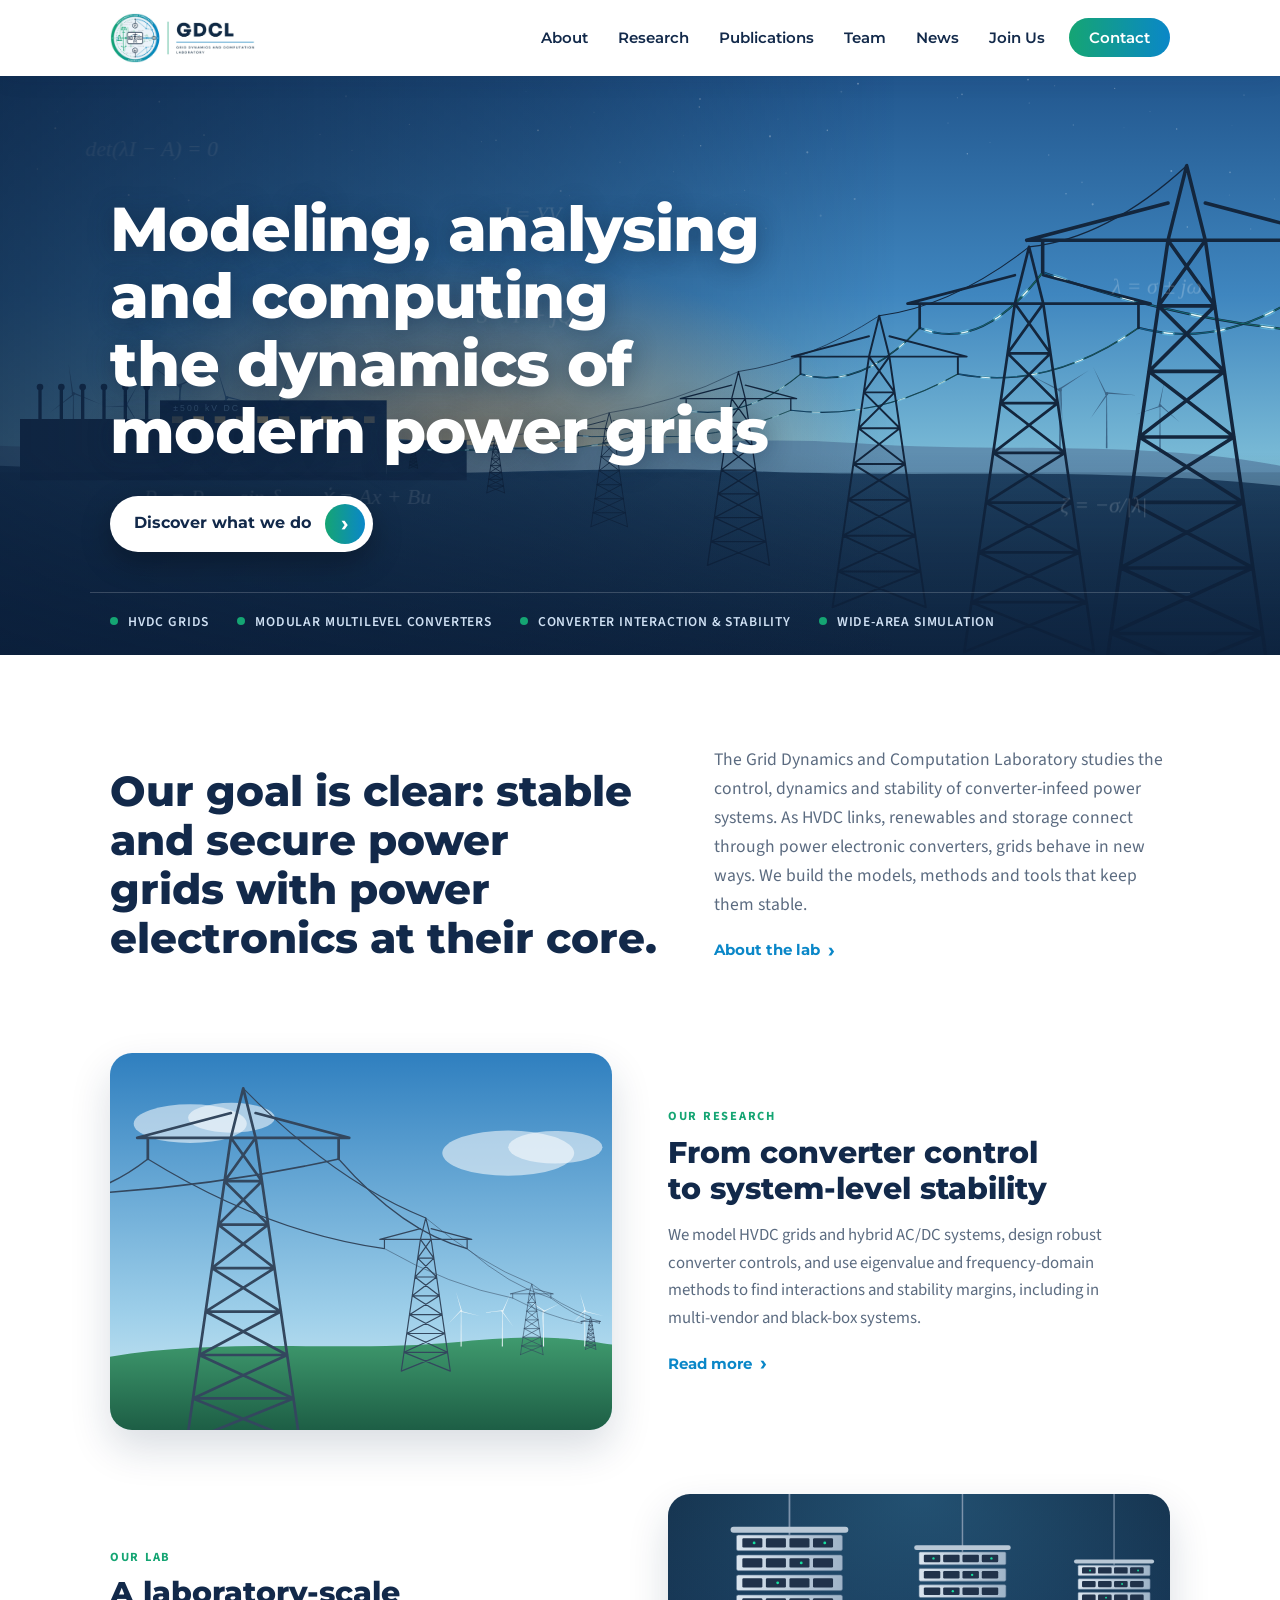
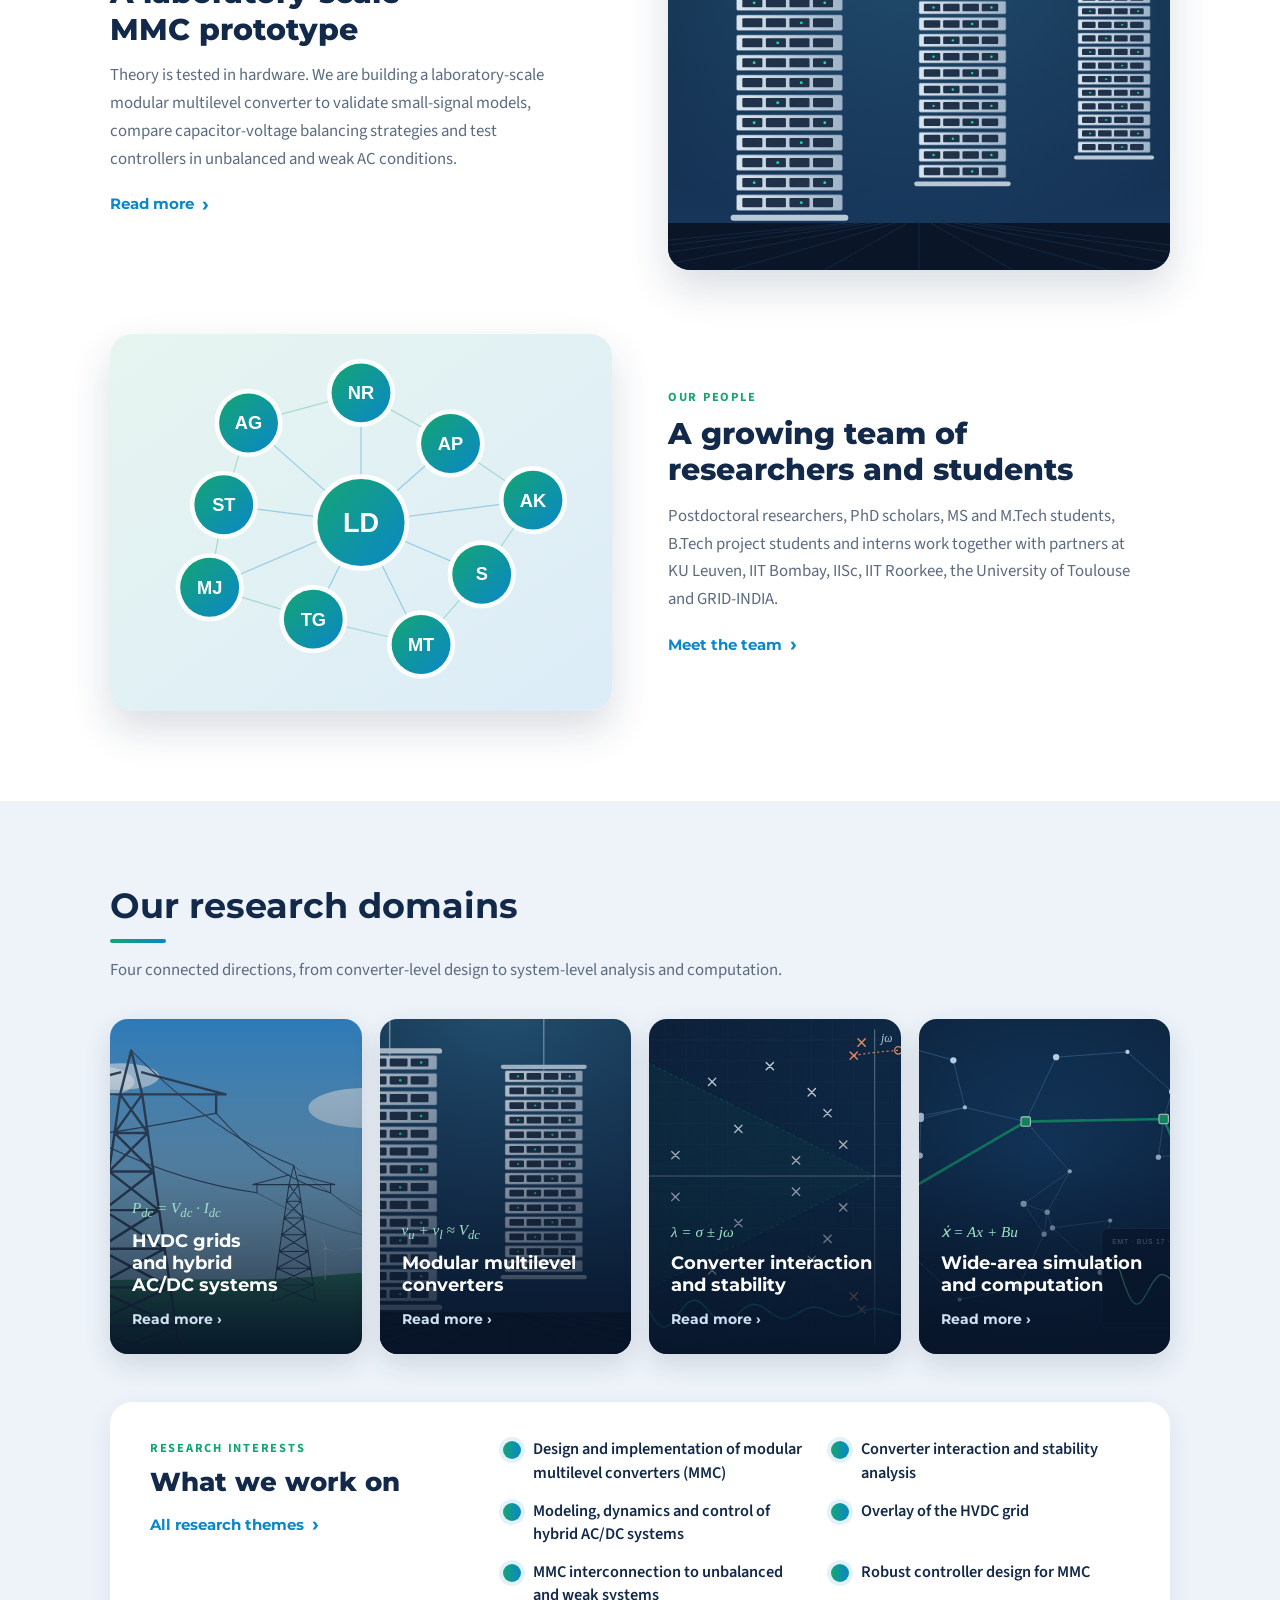
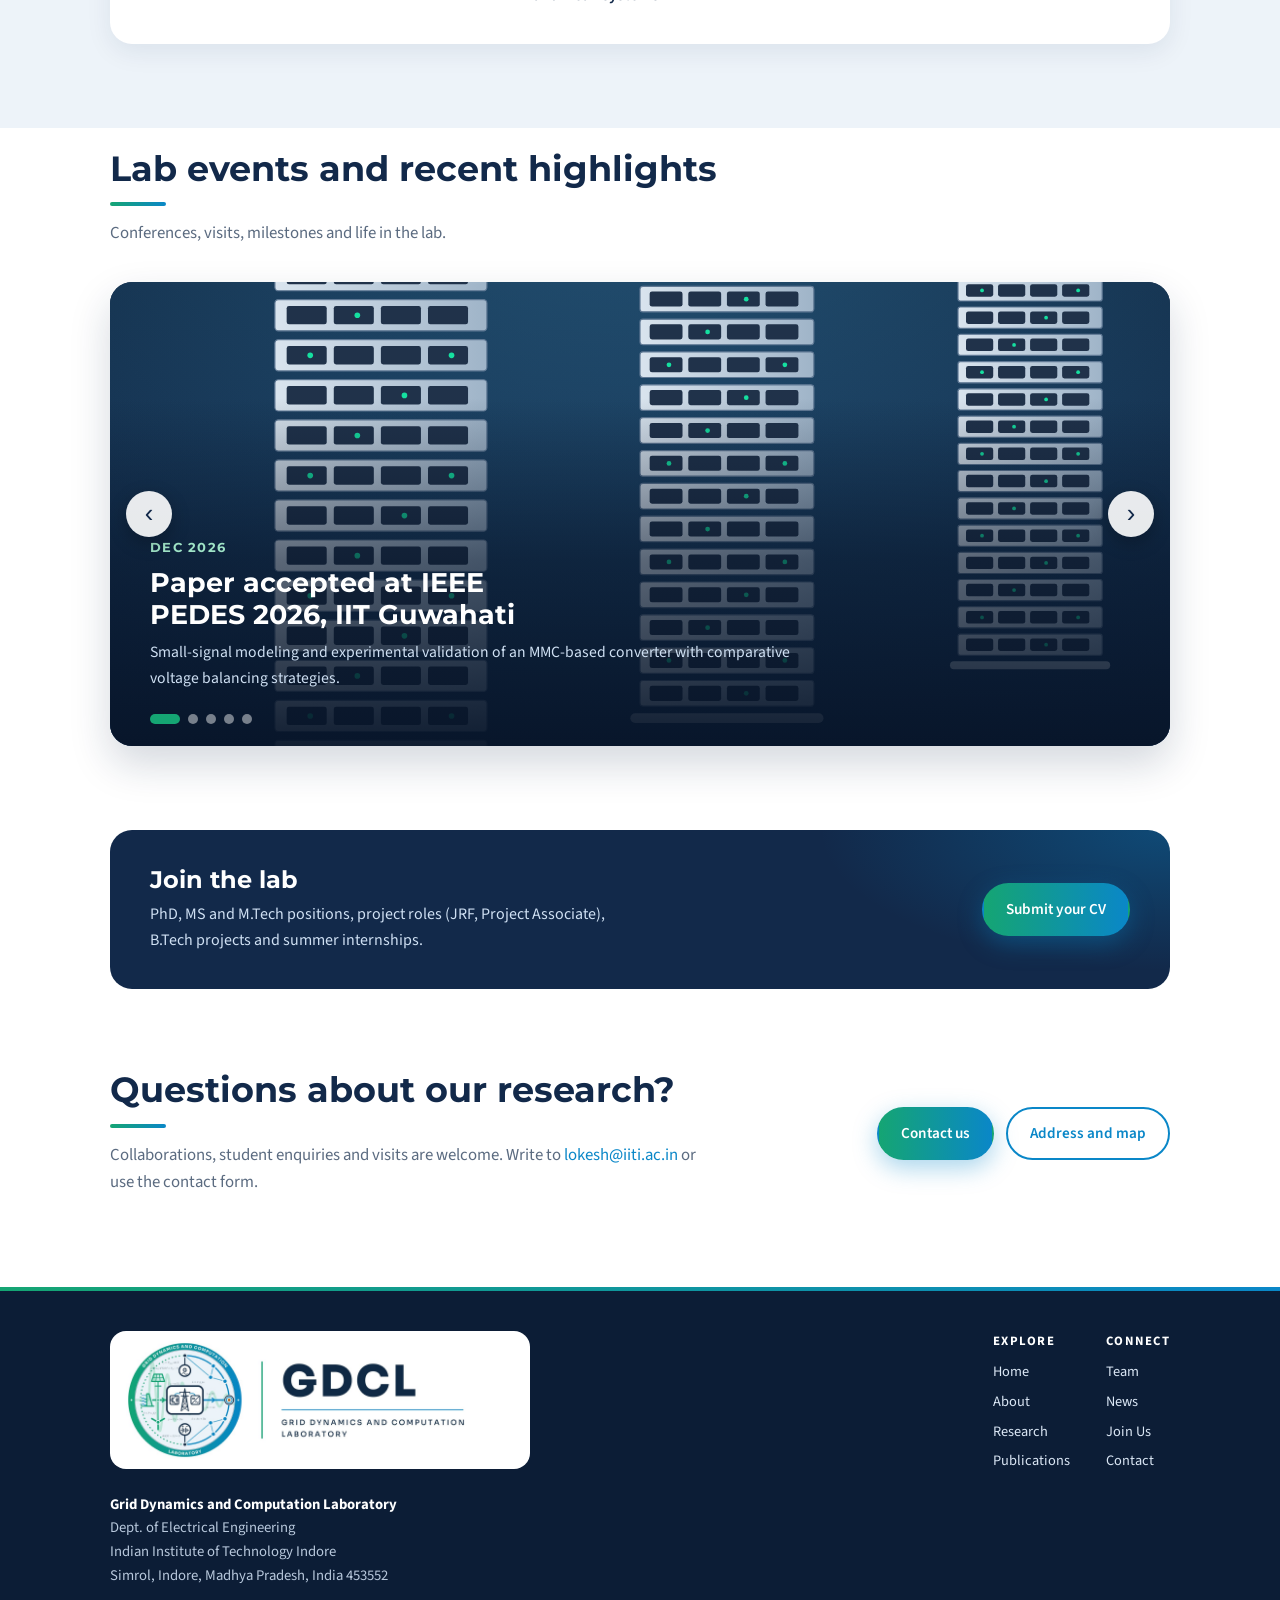
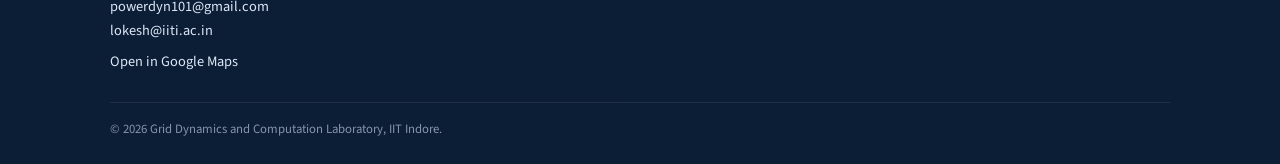
<file: index.html>
<!DOCTYPE html>
<html lang="en">
<head>
<meta charset="utf-8">
<meta name="viewport" content="width=device-width, initial-scale=1">
<title>Grid Dynamics and Computation Laboratory, IIT Indore</title>
<meta name="description" content="Grid Dynamics and Computation Laboratory, IIT Indore: control, dynamics and stability of converter-infeed power systems, HVDC grids and modular multilevel converters (MMC).">
<link rel="icon" href="images/favicon.png">
<link rel="stylesheet" href="style.css">
<link rel="stylesheet" href="home.css">
</head>
<body class="home">

<header id="site-header"></header>

<main>

<!-- 1. Full-width hero picture with headline -->
<section class="h-hero">
  <img class="h-hero-img" src="images/hero-grid.svg" alt="Illustration of an HVDC transmission corridor at dusk running into a converter station, with wind turbines on the horizon">
  <div class="h-eqs" aria-hidden="true">
    <span class="eq">P<sub>e</sub> = P<sub>max</sub> sin δ</span>
    <span class="eq">λ = σ ± jω</span>
    <span class="eq">ζ = −σ/|λ|</span>
    <span class="eq">ẋ = Ax + Bu</span>
    <span class="eq">det(λI − A) = 0</span>
    <span class="eq">I = YV</span>
    <span class="eq">S = P + jQ</span>
  </div>
  <div class="wrap h-hero-inner">
    <h1>Modeling, analysing and computing the dynamics of modern power grids</h1>
    <a class="h-pill" href="about.html"><span>Discover what we do</span><b aria-hidden="true">›</b></a>
  </div>
  <div class="wrap h-hero-foot"><span>HVDC grids</span><span>Modular multilevel converters</span><span>Converter interaction &amp; stability</span><span>Wide-area simulation</span></div>
</section>

<!-- 2. Mission statement -->
<section class="h-statement">
  <div class="wrap h-statement-grid reveal">
    <h2 class="h-big">Our goal is clear: stable and secure power grids with power electronics at their core.</h2>
    <div>
      <p>The Grid Dynamics and Computation Laboratory studies the control, dynamics and stability of converter-infeed power systems. As HVDC links, renewables and storage connect through power electronic converters, grids behave in new ways. We build the models, methods and tools that keep them stable.</p>
      <a class="h-more" href="about.html">About the lab <b aria-hidden="true">›</b></a>
    </div>
  </div>
</section>

<!-- 3. Alternating image + text blocks -->
<section class="h-blocks">
  <div class="wrap">
    <article class="h-row reveal">
      <div class="h-img"><img src="images/hvdc.svg" alt="Illustration of HVDC transmission towers crossing green fields with wind turbines"></div>
      <div class="h-txt">
        <div class="eyebrow">Our research</div>
        <h3>From converter control to system-level stability</h3>
        <p>We model HVDC grids and hybrid AC/DC systems, design robust converter controls, and use eigenvalue and frequency-domain methods to find interactions and stability margins, including in multi-vendor and black-box systems.</p>
        <a class="h-more" href="research.html">Read more <b aria-hidden="true">›</b></a>
      </div>
    </article>

    <article class="h-row flip reveal">
      <div class="h-img"><img src="images/mmc.svg" alt="Illustration of modular multilevel converter valve stacks in a converter hall"></div>
      <div class="h-txt">
        <div class="eyebrow">Our lab</div>
        <h3>A laboratory-scale MMC prototype</h3>
        <p>Theory is tested in hardware. We are building a laboratory-scale modular multilevel converter to validate small-signal models, compare capacitor-voltage balancing strategies and test controllers in unbalanced and weak AC conditions.</p>
        <a class="h-more" href="research.html">Read more <b aria-hidden="true">›</b></a>
      </div>
    </article>

    <article class="h-row reveal">
      <div class="h-img"><img src="images/people.svg" alt="Network illustration of lab members' initials connected around the principal investigator"></div>
      <div class="h-txt">
        <div class="eyebrow">Our people</div>
        <h3>A growing team of researchers and students</h3>
        <p>Postdoctoral researchers, PhD scholars, MS and M.Tech students, B.Tech project students and interns work together with partners at KU Leuven, IIT Bombay, IISc, IIT Roorkee, the University of Toulouse and GRID-INDIA.</p>
        <a class="h-more" href="team.html">Meet the team <b aria-hidden="true">›</b></a>
      </div>
    </article>

  </div>
</section>

<!-- 4. Research domains as picture tiles -->
<section class="alt h-domains">
  <div class="wrap reveal">
    <h2>Our research domains</h2>
    <p class="lead">Four connected directions, from converter-level design to system-level analysis and computation.</p>
    <div class="h-tiles">
      <a class="h-tile" href="research.html"><img src="images/hvdc.svg" alt=""><div><span>P<sub>dc</sub> = V<sub>dc</sub> · I<sub>dc</sub></span><h3>HVDC grids and hybrid AC/DC systems</h3><b>Read more ›</b></div></a>
      <a class="h-tile" href="research.html"><img src="images/mmc.svg" alt=""><div><span>v<sub>u</sub> + v<sub>l</sub> ≈ V<sub>dc</sub></span><h3>Modular multilevel converters</h3><b>Read more ›</b></div></a>
      <a class="h-tile" href="research.html"><img src="images/stability.svg" alt=""><div><span>λ = σ ± jω</span><h3>Converter interaction and stability</h3><b>Read more ›</b></div></a>
      <a class="h-tile" href="research.html"><img src="images/network.svg" alt=""><div><span>ẋ = Ax + Bu</span><h3>Wide-area simulation and computation</h3><b>Read more ›</b></div></a>
    </div>
    <div class="h-interests">
      <div class="h-int-head">
        <div class="eyebrow">Research interests</div>
        <h3>What we work on</h3>
        <a class="h-more" href="research.html">All research themes <b aria-hidden="true">›</b></a>
      </div>
      <ul class="h-int-list">
        <li>Design and implementation of modular multilevel converters (MMC)</li>
        <li>Converter interaction and stability analysis</li>
        <li>Modeling, dynamics and control of hybrid AC/DC systems</li>
        <li>Overlay of the HVDC grid</li>
        <li>MMC interconnection to unbalanced and weak systems</li>
        <li>Robust controller design for MMC</li>
      </ul>
    </div>
  </div>
</section>

<!-- 5. Lab events and highlights slideshow -->
<section class="h-events">
  <div class="wrap reveal">
    <h2>Lab events and recent highlights</h2>
    <p class="lead">Conferences, visits, milestones and life in the lab.</p>
    <div class="h-show" id="show" aria-roledescription="carousel" aria-label="Lab events and highlights">
      <figure class="h-slide on" aria-roledescription="slide" aria-label="1 of 5">
        <img src="images/mmc.svg" alt="">
        <figcaption><time>Dec 2026</time><h3>Paper accepted at IEEE PEDES 2026, IIT Guwahati</h3><p>Small-signal modeling and experimental validation of an MMC-based converter with comparative voltage balancing strategies.</p></figcaption>
      </figure>
      <figure class="h-slide" aria-roledescription="slide" aria-label="2 of 5">
        <img src="images/stability.svg" alt="">
        <figcaption><time>Oct 2026</time><h3>IEEE PES ISGT Europe 2026, Budapest</h3><p>Interaction assessment of converter-interfaced power systems using the proximal eigenvalue displacement approach.</p></figcaption>
      </figure>
      <figure class="h-slide" aria-roledescription="slide" aria-label="3 of 5">
        <img src="images/network.svg" alt="">
        <figcaption><time>2026</time><h3>IIT Indore - KU Leuven exchange</h3><p>Aditya Garg heads to KU Leuven, Belgium, on the semester exchange fellowship.</p></figcaption>
      </figure>
      <figure class="h-slide" aria-roledescription="slide" aria-label="4 of 5">
        <img src="images/hvdc.svg" alt="">
        <figcaption><time>2026</time><h3>GRID-INDIA wide-area simulation project</h3><p>Report on wide-area simulation frameworks for renewable energy and HVDC systems, with IIT Bombay, IISc and IIT Roorkee.</p></figcaption>
      </figure>
      <figure class="h-slide" aria-roledescription="slide" aria-label="5 of 5">
        <img src="images/people.svg" alt="">
        <figcaption><time>Dec 2024</time><h3>NPSC 2024 at IIT Indore</h3><p>The lab presented control techniques for MMCs in unbalanced grids at the National Power Systems Conference.</p></figcaption>
      </figure>
      <button class="h-nav prev" type="button" aria-label="Previous slide">‹</button>
      <button class="h-nav next" type="button" aria-label="Next slide">›</button>
      <div class="h-dots"><button type="button" aria-label="Show slide 1" class="on"></button><button type="button" aria-label="Show slide 2"></button><button type="button" aria-label="Show slide 3"></button><button type="button" aria-label="Show slide 4"></button><button type="button" aria-label="Show slide 5"></button></div>
    </div>
  </div>
</section>

<!-- 6. Join band -->
<section class="h-join">
  <div class="wrap h-join-inner reveal">
    <div>
      <h3>Join the lab</h3>
      <p>PhD, MS and M.Tech positions, project roles (JRF, Project Associate), B.Tech projects and summer internships.</p>
    </div>
    <a class="btn primary" href="https://docs.google.com/forms/d/e/1FAIpQLSeubSmCvU0OahdhebVljgupJyZ5eQfEjfkGy8SmHtwso7TkWA/viewform?usp=dialog" target="_blank" rel="noopener">Submit your CV</a>
  </div>
</section>

<!-- 7. Questions band -->
<section class="h-ask">
  <div class="wrap h-ask-grid reveal">
    <div>
      <h2>Questions about our research?</h2>
      <p class="lead">Collaborations, student enquiries and visits are welcome. Write to <a href="mailto:lokesh@iiti.ac.in">lokesh@iiti.ac.in</a> or use the contact form.</p>
    </div>
    <div class="h-ask-btns">
      <a class="btn primary" href="https://docs.google.com/forms/d/e/1FAIpQLSfERuCvrAT9KfMFXqS3rf31dA7aDRgN2YZx3nTAeigzly0vkQ/viewform?usp=dialog" target="_blank" rel="noopener">Contact us</a>
      <a class="btn outline" href="contact.html">Address and map</a>
    </div>
  </div>
</section>

</main>

<footer id="site-footer"></footer>

<script src="script.js"></script>
</body>
</html>
</file>
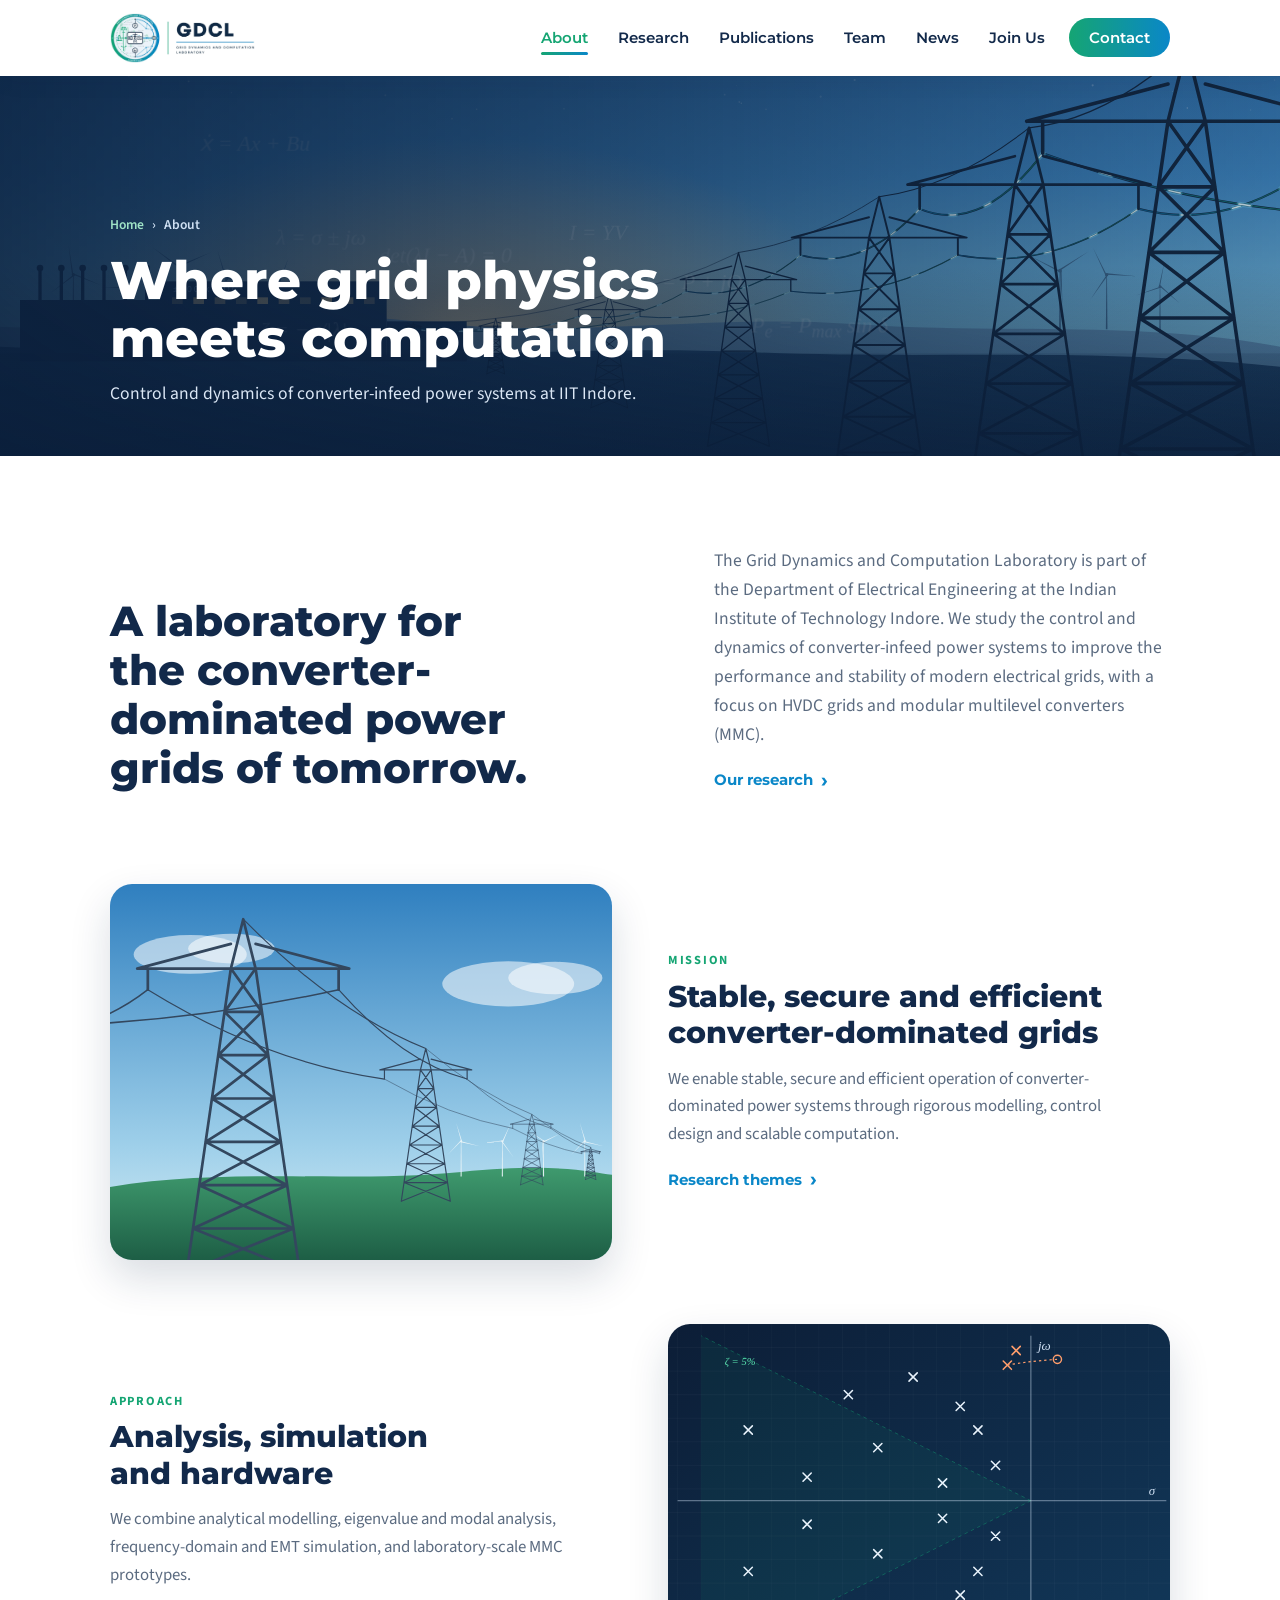
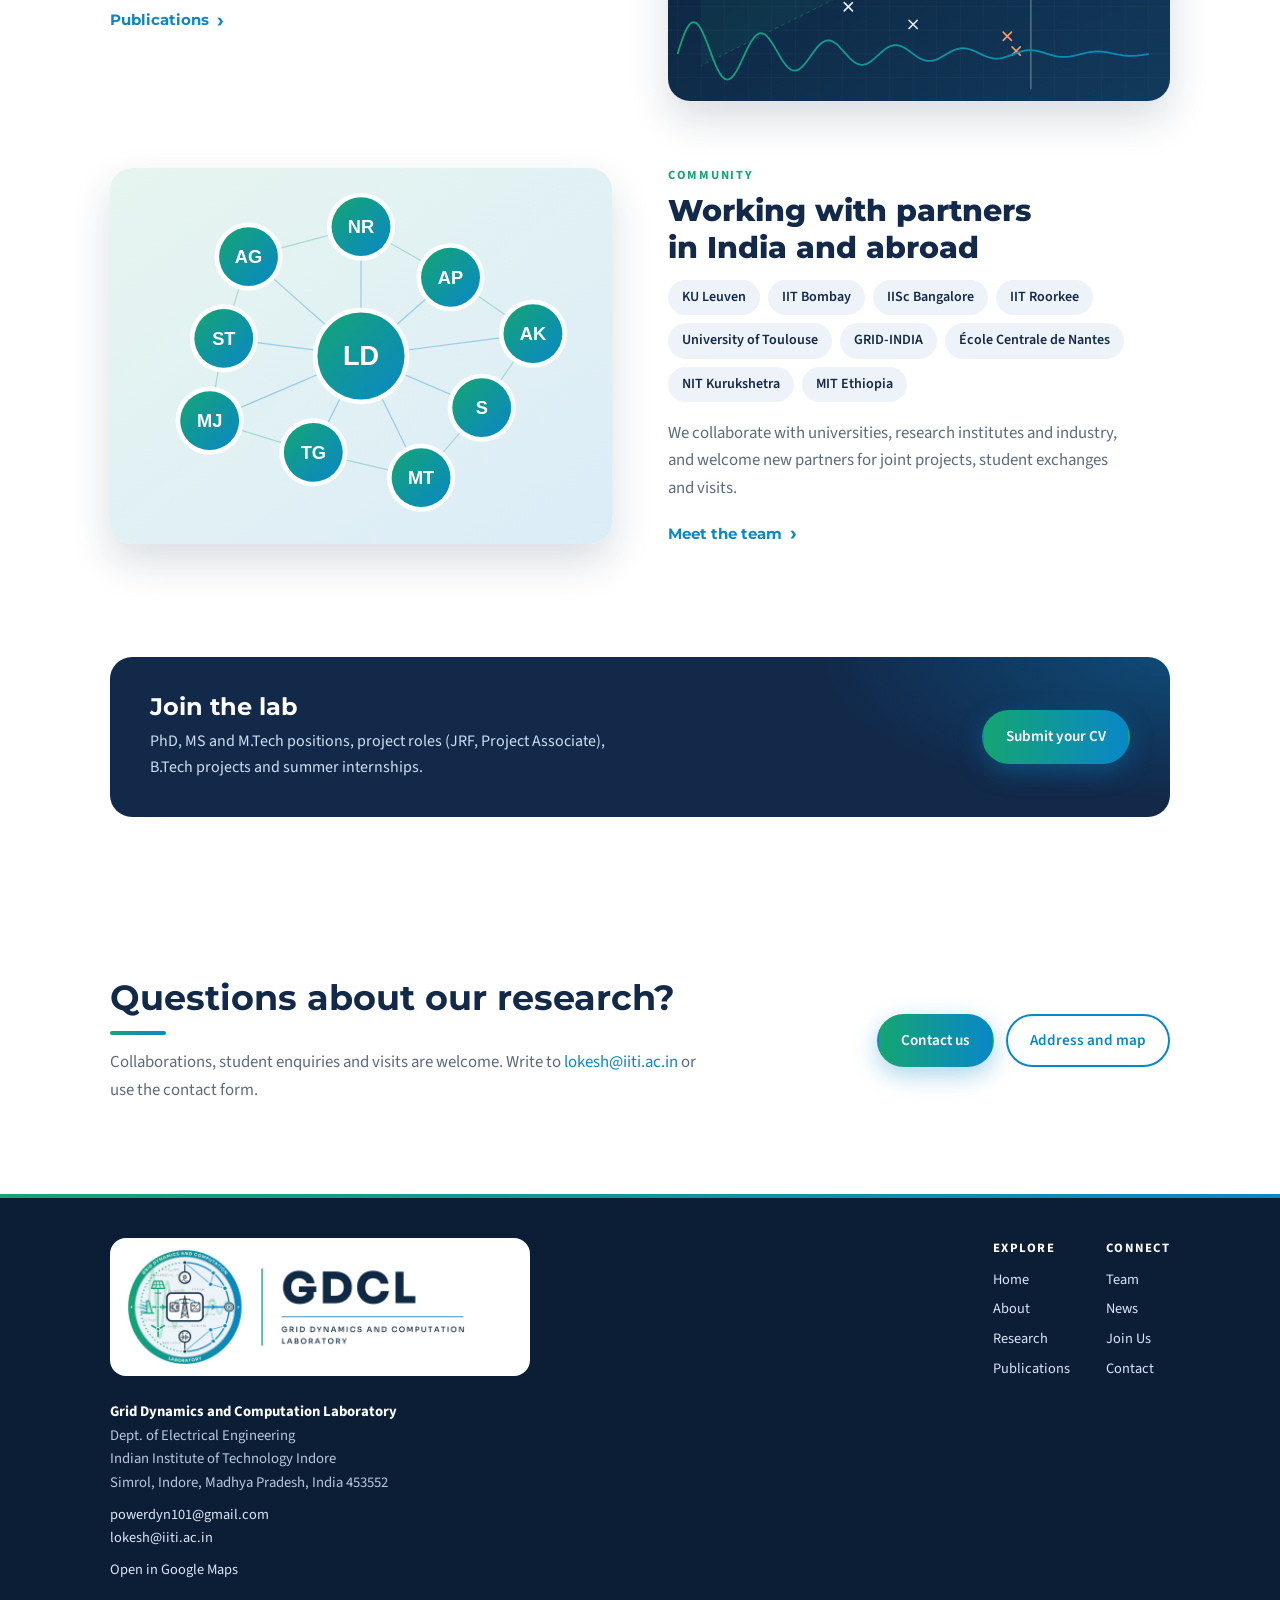
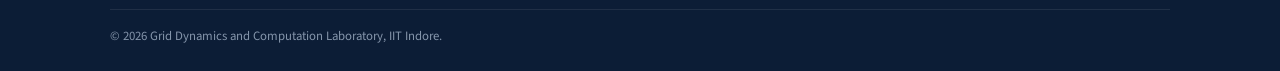
<file: about.html>
<!DOCTYPE html>
<html lang="en">
<head>
<meta charset="utf-8">
<meta name="viewport" content="width=device-width, initial-scale=1">
<title>About | Grid Dynamics and Computation Laboratory, IIT Indore</title>
<meta name="description" content="About the Grid Dynamics and Computation Laboratory at the Department of Electrical Engineering, IIT Indore.">
<link rel="icon" href="images/favicon.png">
<link rel="stylesheet" href="style.css">
<link rel="stylesheet" href="home.css">
<link rel="stylesheet" href="pages.css">
</head>
<body>

<header id="site-header"></header>

<main>
<section class="p-hero">
  <img src="images/hero-grid.svg" alt="" style="object-position:80% 60%">
  <div class="h-eqs" aria-hidden="true"><span class="eq">P<sub>e</sub> = P<sub>max</sub> sin δ</span><span class="eq">λ = σ ± jω</span><span class="eq">ẋ = Ax + Bu</span><span class="eq">det(λI − A) = 0</span><span class="eq">I = YV</span><span class="eq">ζ = −σ/|λ|</span><span class="eq">S = P + jQ</span></div>
  <div class="wrap">
    <div class="p-crumb"><a href="index.html">Home</a><span aria-hidden="true">›</span><span>About</span></div>
    <h1>Where grid physics meets computation</h1>
    <p>Control and dynamics of converter-infeed power systems at IIT Indore.</p>
  </div>
</section>

<section class="h-statement">
  <div class="wrap h-statement-grid reveal">
    <h2 class="h-big">A laboratory for the converter-dominated power grids of tomorrow.</h2>
    <div>
      <p>The Grid Dynamics and Computation Laboratory is part of the Department of Electrical Engineering at the Indian Institute of Technology Indore. We study the control and dynamics of converter-infeed power systems to improve the performance and stability of modern electrical grids, with a focus on HVDC grids and modular multilevel converters (MMC).</p>
      <a class="h-more" href="research.html">Our research <b aria-hidden="true">›</b></a>
    </div>
  </div>
</section>

<section class="h-blocks">
  <div class="wrap">
    <article class="h-row reveal">
      <div class="h-img"><img src="images/hvdc.svg" alt="Illustration of HVDC transmission towers"></div>
      <div class="h-txt">
        <div class="eyebrow">Mission</div>
        <h3>Stable, secure and efficient converter-dominated grids</h3>
        <p>We enable stable, secure and efficient operation of converter-dominated power systems through rigorous modelling, control design and scalable computation.</p>
        <a class="h-more" href="research.html">Research themes <b aria-hidden="true">›</b></a>
      </div>
    </article>

    <article class="h-row flip reveal">
      <div class="h-img"><img src="images/stability.svg" alt="Illustration of eigenvalues on the complex plane with a damped oscillation"></div>
      <div class="h-txt">
        <div class="eyebrow">Approach</div>
        <h3>Analysis, simulation and hardware</h3>
        <p>We combine analytical modelling, eigenvalue and modal analysis, frequency-domain and EMT simulation, and laboratory-scale MMC prototypes.</p>
        <a class="h-more" href="publications.html">Publications <b aria-hidden="true">›</b></a>
      </div>
    </article>

    <article class="h-row reveal">
      <div class="h-img"><img src="images/people.svg" alt="Network illustration of lab members"></div>
      <div class="h-txt">
        <div class="eyebrow">Community</div>
        <h3>Working with partners in India and abroad</h3>
        <div class="p-chips"><span>KU Leuven</span><span>IIT Bombay</span><span>IISc Bangalore</span><span>IIT Roorkee</span><span>University of Toulouse</span><span>GRID-INDIA</span><span>École Centrale de Nantes</span><span>NIT Kurukshetra</span><span>MIT Ethiopia</span></div><p>We collaborate with universities, research institutes and industry, and welcome new partners for joint projects, student exchanges and visits.</p>
        <a class="h-more" href="team.html">Meet the team <b aria-hidden="true">›</b></a>
      </div>
    </article>

  </div>
</section>
<section class="h-join p-sec tight">
  <div class="wrap h-join-inner reveal">
    <div>
      <h3>Join the lab</h3>
      <p>PhD, MS and M.Tech positions, project roles (JRF, Project Associate), B.Tech projects and summer internships.</p>
    </div>
    <a class="btn primary" href="https://docs.google.com/forms/d/e/1FAIpQLSeubSmCvU0OahdhebVljgupJyZ5eQfEjfkGy8SmHtwso7TkWA/viewform?usp=dialog" target="_blank" rel="noopener">Submit your CV</a>
  </div>
</section>
<section class="h-ask">
  <div class="wrap h-ask-grid reveal">
    <div>
      <h2>Questions about our research?</h2>
      <p class="lead">Collaborations, student enquiries and visits are welcome. Write to <a href="mailto:lokesh@iiti.ac.in">lokesh@iiti.ac.in</a> or use the contact form.</p>
    </div>
    <div class="h-ask-btns">
      <a class="btn primary" href="https://docs.google.com/forms/d/e/1FAIpQLSfERuCvrAT9KfMFXqS3rf31dA7aDRgN2YZx3nTAeigzly0vkQ/viewform?usp=dialog" target="_blank" rel="noopener">Contact us</a>
      <a class="btn outline" href="contact.html">Address and map</a>
    </div>
  </div>
</section>

</main>

<footer id="site-footer"></footer>

<script src="script.js"></script>
</body>
</html>
</file>
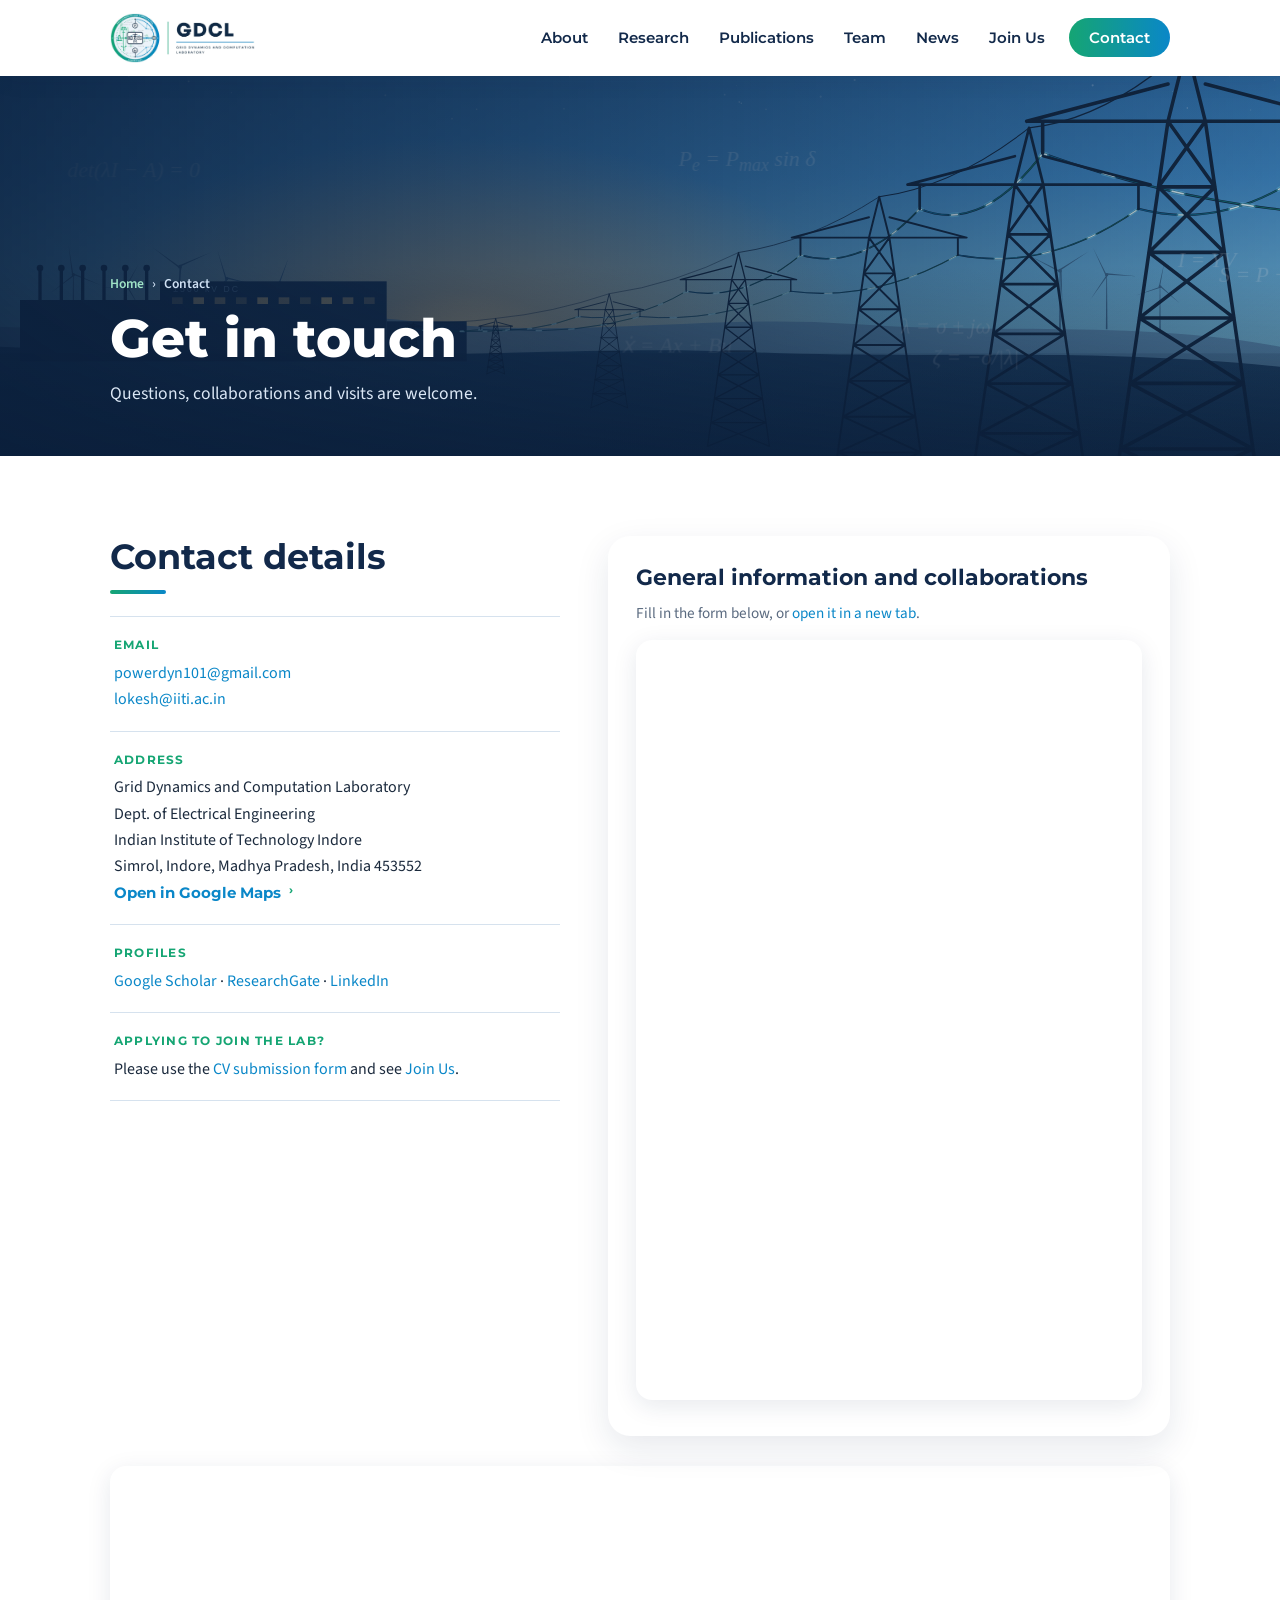
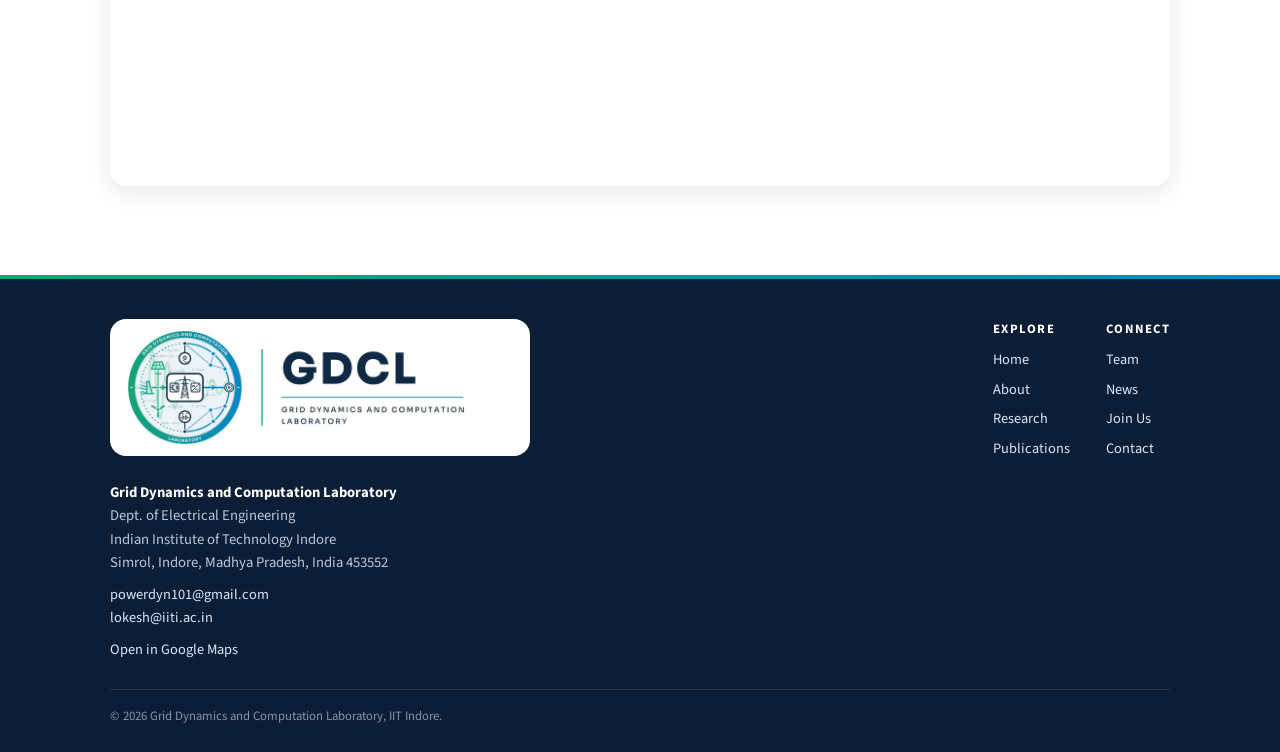
<file: contact.html>
<!DOCTYPE html>
<html lang="en">
<head>
<meta charset="utf-8">
<meta name="viewport" content="width=device-width, initial-scale=1">
<title>Contact | Grid Dynamics and Computation Laboratory, IIT Indore</title>
<meta name="description" content="Contact the Grid Dynamics and Computation Laboratory, Department of Electrical Engineering, IIT Indore.">
<link rel="icon" href="images/favicon.png">
<link rel="stylesheet" href="style.css">
<link rel="stylesheet" href="home.css">
<link rel="stylesheet" href="pages.css">
</head>
<body>

<header id="site-header"></header>

<main>
<section class="p-hero">
  <img src="images/hero-grid.svg" alt="" style="object-position:90% 60%">
  <div class="h-eqs" aria-hidden="true"><span class="eq">P<sub>e</sub> = P<sub>max</sub> sin δ</span><span class="eq">λ = σ ± jω</span><span class="eq">ẋ = Ax + Bu</span><span class="eq">det(λI − A) = 0</span><span class="eq">I = YV</span><span class="eq">ζ = −σ/|λ|</span><span class="eq">S = P + jQ</span></div>
  <div class="wrap">
    <div class="p-crumb"><a href="index.html">Home</a><span aria-hidden="true">›</span><span>Contact</span></div>
    <h1>Get in touch</h1>
    <p>Questions, collaborations and visits are welcome.</p>
  </div>
</section>

<section class="p-sec">
  <div class="wrap p-contact reveal">
    <div>
      <h2>Contact details</h2>
      <ul class="p-clist" style="margin-top:22px">
        <li><b>Email</b><a href="mailto:powerdyn101@gmail.com">powerdyn101@gmail.com</a><br><a href="mailto:lokesh@iiti.ac.in">lokesh@iiti.ac.in</a></li>
        <li><b>Address</b>Grid Dynamics and Computation Laboratory<br>Dept. of Electrical Engineering<br>Indian Institute of Technology Indore<br>Simrol, Indore, Madhya Pradesh, India 453552<br><a class="h-more" href="https://maps.app.goo.gl/4NGoZbb5AfSsnvuN9" target="_blank" rel="noopener">Open in Google Maps <b aria-hidden="true">›</b></a></li>
        <li><b>Profiles</b><a href="https://scholar.google.co.in/citations?user=wXwfi3kAAAAJ&hl=en" target="_blank" rel="noopener">Google Scholar</a> · <a href="https://www.researchgate.net/profile/Lokesh-Dewangan" target="_blank" rel="noopener">ResearchGate</a> · <a href="https://www.linkedin.com/in/lokesh-kumar-dewangan-854a4169/" target="_blank" rel="noopener">LinkedIn</a></li>
        <li><b>Applying to join the lab?</b>Please use the <a href="https://docs.google.com/forms/d/e/1FAIpQLSeubSmCvU0OahdhebVljgupJyZ5eQfEjfkGy8SmHtwso7TkWA/viewform?usp=dialog" target="_blank" rel="noopener">CV submission form</a> and see <a href="join.html">Join Us</a>.</li>
      </ul>
    </div>
    <div class="p-formcard">
      <h2 style="font-size:1.4rem">General information and collaborations</h2>
      <p style="color:var(--muted);margin-bottom:14px;font-size:.95rem">Fill in the form below, or <a href="https://docs.google.com/forms/d/e/1FAIpQLSfERuCvrAT9KfMFXqS3rf31dA7aDRgN2YZx3nTAeigzly0vkQ/viewform?usp=dialog" target="_blank" rel="noopener">open it in a new tab</a>.</p>
      <iframe class="formframe" title="Contact form" loading="lazy" src="https://docs.google.com/forms/d/e/1FAIpQLSfERuCvrAT9KfMFXqS3rf31dA7aDRgN2YZx3nTAeigzly0vkQ/viewform?embedded=true">Loading form...</iframe>
    </div>
  </div>
  <div class="wrap reveal">
    <iframe class="map" title="Map of IIT Indore" loading="lazy" referrerpolicy="no-referrer-when-downgrade" allowfullscreen src="https://www.google.com/maps?q=Indian+Institute+of+Technology+Indore,+Simrol,+Madhya+Pradesh+453552&output=embed"></iframe>
  </div>
</section>

</main>

<footer id="site-footer"></footer>

<script src="script.js"></script>
</body>
</html>
</file>
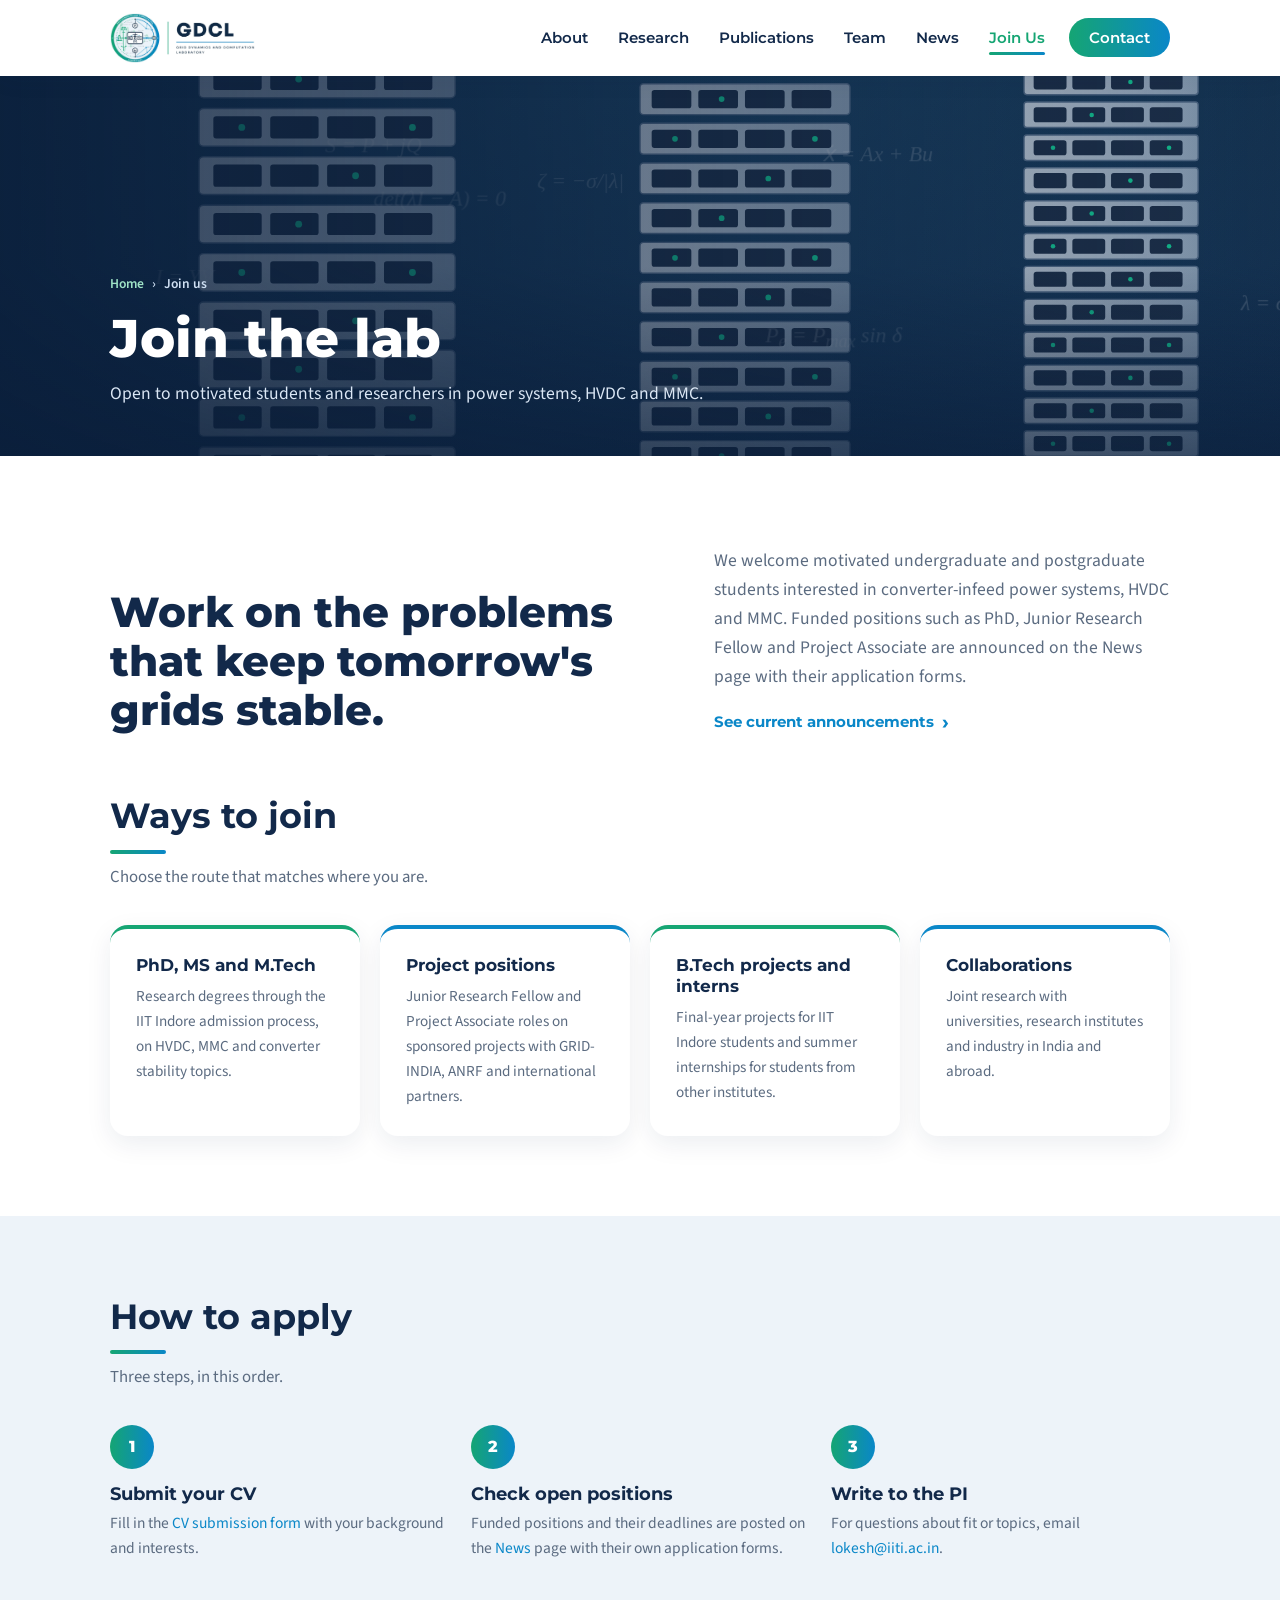
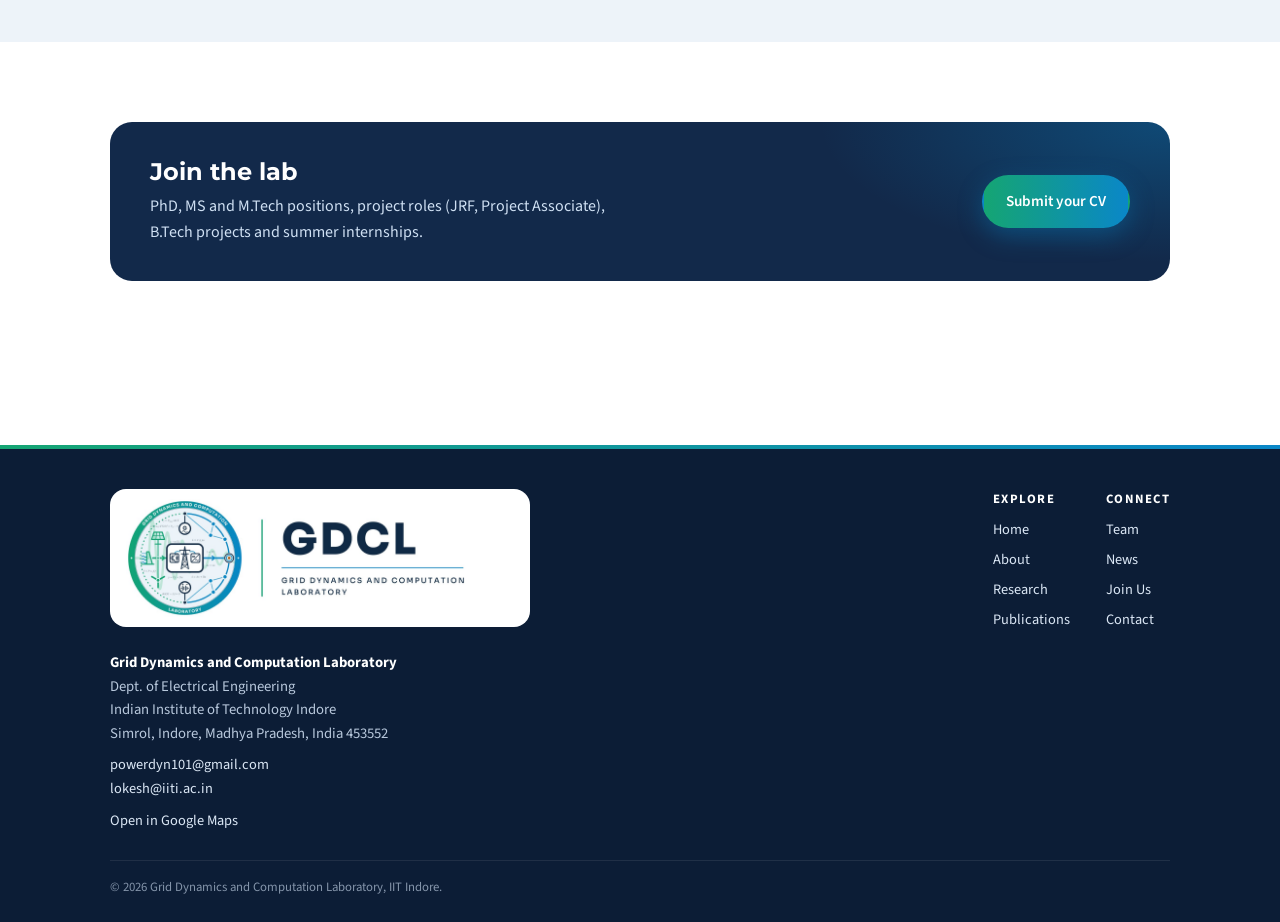
<file: join.html>
<!DOCTYPE html>
<html lang="en">
<head>
<meta charset="utf-8">
<meta name="viewport" content="width=device-width, initial-scale=1">
<title>Join Us | Grid Dynamics and Computation Laboratory, IIT Indore</title>
<meta name="description" content="Join the Grid Dynamics and Computation Laboratory: PhD, MS, M.Tech, project positions, interns and collaborations.">
<link rel="icon" href="images/favicon.png">
<link rel="stylesheet" href="style.css">
<link rel="stylesheet" href="home.css">
<link rel="stylesheet" href="pages.css">
</head>
<body>

<header id="site-header"></header>

<main>
<section class="p-hero">
  <img src="images/mmc.svg" alt="" style="object-position:50% 40%">
  <div class="h-eqs" aria-hidden="true"><span class="eq">P<sub>e</sub> = P<sub>max</sub> sin δ</span><span class="eq">λ = σ ± jω</span><span class="eq">ẋ = Ax + Bu</span><span class="eq">det(λI − A) = 0</span><span class="eq">I = YV</span><span class="eq">ζ = −σ/|λ|</span><span class="eq">S = P + jQ</span></div>
  <div class="wrap">
    <div class="p-crumb"><a href="index.html">Home</a><span aria-hidden="true">›</span><span>Join us</span></div>
    <h1>Join the lab</h1>
    <p>Open to motivated students and researchers in power systems, HVDC and MMC.</p>
  </div>
</section>

<section class="h-statement">
  <div class="wrap h-statement-grid reveal">
    <h2 class="h-big">Work on the problems that keep tomorrow's grids stable.</h2>
    <div>
      <p>We welcome motivated undergraduate and postgraduate students interested in converter-infeed power systems, HVDC and MMC. Funded positions such as PhD, Junior Research Fellow and Project Associate are announced on the News page with their application forms.</p>
      <a class="h-more" href="news.html">See current announcements <b aria-hidden="true">›</b></a>
    </div>
  </div>
</section>

<section class="p-sec tight">
  <div class="wrap reveal">
    <h2>Ways to join</h2>
    <p class="lead">Choose the route that matches where you are.</p>
    <div class="p-pos">
      <article><h3>PhD, MS and M.Tech</h3><p>Research degrees through the IIT Indore admission process, on HVDC, MMC and converter stability topics.</p></article>
      <article><h3>Project positions</h3><p>Junior Research Fellow and Project Associate roles on sponsored projects with GRID-INDIA, ANRF and international partners.</p></article>
      <article><h3>B.Tech projects and interns</h3><p>Final-year projects for IIT Indore students and summer internships for students from other institutes.</p></article>
      <article><h3>Collaborations</h3><p>Joint research with universities, research institutes and industry in India and abroad.</p></article>
    </div>
  </div>
</section>

<section class="alt p-sec">
  <div class="wrap reveal">
    <h2>How to apply</h2>
    <p class="lead">Three steps, in this order.</p>
    <ol class="p-steps">
      <li><h3>Submit your CV</h3><p>Fill in the <a href="https://docs.google.com/forms/d/e/1FAIpQLSeubSmCvU0OahdhebVljgupJyZ5eQfEjfkGy8SmHtwso7TkWA/viewform?usp=dialog" target="_blank" rel="noopener">CV submission form</a> with your background and interests.</p></li>
      <li><h3>Check open positions</h3><p>Funded positions and their deadlines are posted on the <a href="news.html">News</a> page with their own application forms.</p></li>
      <li><h3>Write to the PI</h3><p>For questions about fit or topics, email <a href="mailto:lokesh@iiti.ac.in">lokesh@iiti.ac.in</a>.</p></li>
    </ol>
  </div>
</section>
<section class="h-join p-sec">
  <div class="wrap h-join-inner reveal">
    <div>
      <h3>Join the lab</h3>
      <p>PhD, MS and M.Tech positions, project roles (JRF, Project Associate), B.Tech projects and summer internships.</p>
    </div>
    <a class="btn primary" href="https://docs.google.com/forms/d/e/1FAIpQLSeubSmCvU0OahdhebVljgupJyZ5eQfEjfkGy8SmHtwso7TkWA/viewform?usp=dialog" target="_blank" rel="noopener">Submit your CV</a>
  </div>
</section>
<div style="height:84px"></div>
</main>

<footer id="site-footer"></footer>

<script src="script.js"></script>
</body>
</html>
</file>
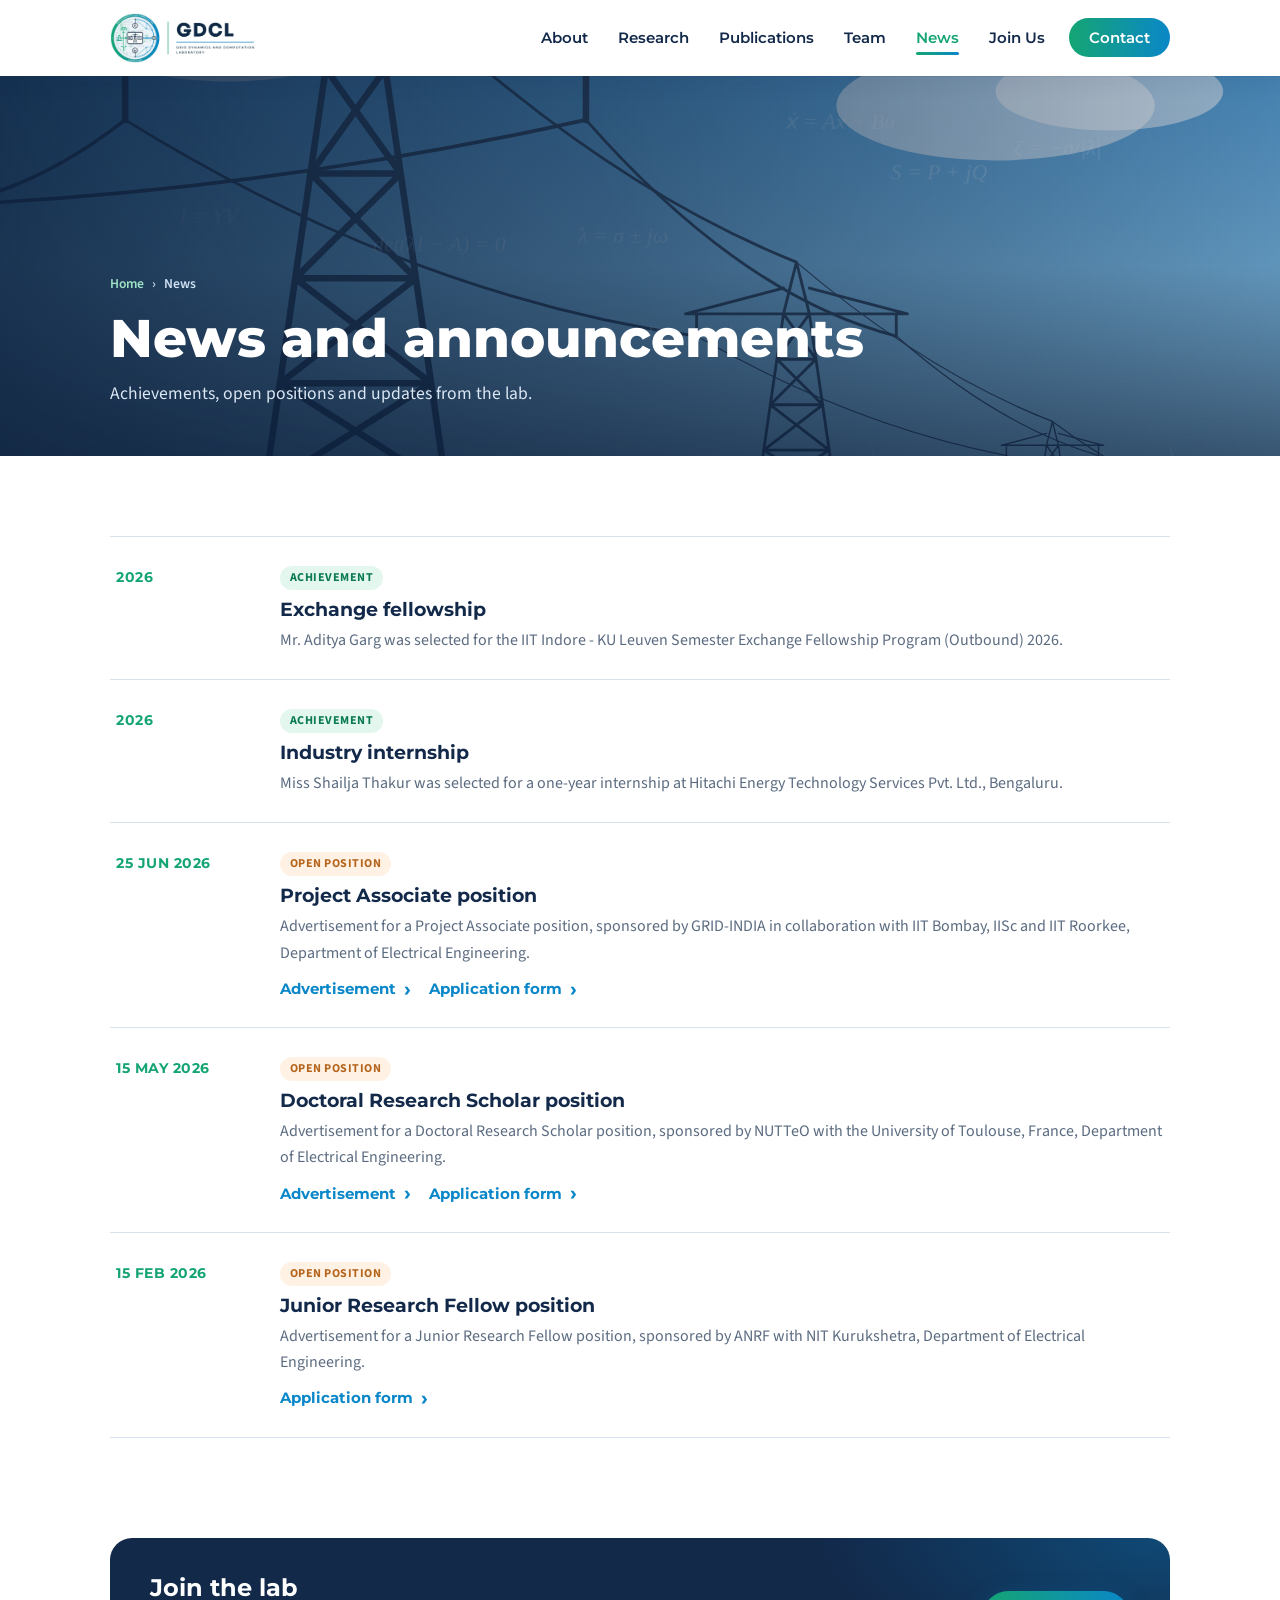
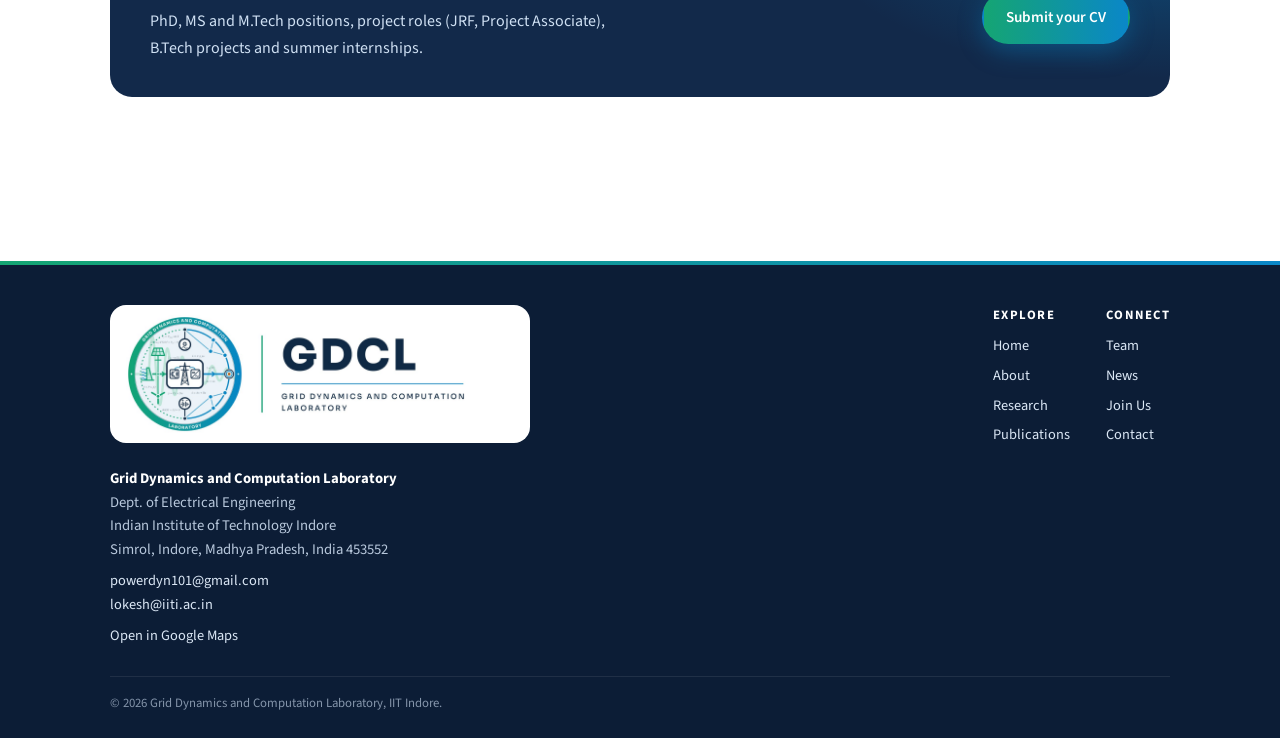
<file: news.html>
<!DOCTYPE html>
<html lang="en">
<head>
<meta charset="utf-8">
<meta name="viewport" content="width=device-width, initial-scale=1">
<title>News | Grid Dynamics and Computation Laboratory, IIT Indore</title>
<meta name="description" content="News, announcements and open positions at the Grid Dynamics and Computation Laboratory.">
<link rel="icon" href="images/favicon.png">
<link rel="stylesheet" href="style.css">
<link rel="stylesheet" href="home.css">
<link rel="stylesheet" href="pages.css">
</head>
<body>

<header id="site-header"></header>

<main>
<section class="p-hero">
  <img src="images/hvdc.svg" alt="" style="object-position:50% 40%">
  <div class="h-eqs" aria-hidden="true"><span class="eq">P<sub>e</sub> = P<sub>max</sub> sin δ</span><span class="eq">λ = σ ± jω</span><span class="eq">ẋ = Ax + Bu</span><span class="eq">det(λI − A) = 0</span><span class="eq">I = YV</span><span class="eq">ζ = −σ/|λ|</span><span class="eq">S = P + jQ</span></div>
  <div class="wrap">
    <div class="p-crumb"><a href="index.html">Home</a><span aria-hidden="true">›</span><span>News</span></div>
    <h1>News and announcements</h1>
    <p>Achievements, open positions and updates from the lab.</p>
  </div>
</section>

<section class="p-sec" id="news">
  <div class="wrap reveal">
    <ul class="p-news">
      <li><time>2026</time><div><span class="chip-s tag-s">Achievement</span><h3>Exchange fellowship</h3><p>Mr. Aditya Garg was selected for the IIT Indore - KU Leuven Semester Exchange Fellowship Program (Outbound) 2026.</p></div></li>
      <li><time>2026</time><div><span class="chip-s tag-s">Achievement</span><h3>Industry internship</h3><p>Miss Shailja Thakur was selected for a one-year internship at Hitachi Energy Technology Services Pvt. Ltd., Bengaluru.</p></div></li>
      <li><time>25 Jun 2026</time><div><span class="chip-s warm tag-s">Open position</span><h3>Project Associate position</h3><p>Advertisement for a Project Associate position, sponsored by GRID-INDIA in collaboration with IIT Bombay, IISc and IIT Roorkee, Department of Electrical Engineering.</p><div class="links"><a class="h-more" href="https://indianinstituteoftechindore-my.sharepoint.com/:b:/g/personal/lokesh_iiti_ac_in/IQA2IhA8KohzQoT-vY70QyvZAUszYXMw0i-5fuBufAghSOo?e=aXVsLx" target="_blank" rel="noopener">Advertisement <b aria-hidden="true">›</b></a><a class="h-more" href="https://docs.google.com/forms/d/e/1FAIpQLSeO7Ydm-2uznzjyKx16cYPQ377VH-Izlvv098DLa75WmfJn6Q/viewform?usp=publish-editor" target="_blank" rel="noopener">Application form <b aria-hidden="true">›</b></a></div></div></li>
      <li><time>15 May 2026</time><div><span class="chip-s warm tag-s">Open position</span><h3>Doctoral Research Scholar position</h3><p>Advertisement for a Doctoral Research Scholar position, sponsored by NUTTeO with the University of Toulouse, France, Department of Electrical Engineering.</p><div class="links"><a class="h-more" href="https://indianinstituteoftechindore-my.sharepoint.com/:b:/g/personal/lokesh_iiti_ac_in/IQDD2N3Un8QOQIE9ytyq8NW-AfLkmqsbeOefwmfNoeZ76nI?e=eb8FEU" target="_blank" rel="noopener">Advertisement <b aria-hidden="true">›</b></a><a class="h-more" href="https://docs.google.com/forms/d/e/1FAIpQLSd-no7GNnB-XyISW8ZQYpfQ9y6lmDEl-2HjppFrFKJgTtPcXA/viewform?usp=publish-editor" target="_blank" rel="noopener">Application form <b aria-hidden="true">›</b></a></div></div></li>
      <li><time>15 Feb 2026</time><div><span class="chip-s warm tag-s">Open position</span><h3>Junior Research Fellow position</h3><p>Advertisement for a Junior Research Fellow position, sponsored by ANRF with NIT Kurukshetra, Department of Electrical Engineering.</p><div class="links"><a class="h-more" href="https://forms.gle/57Loho1dYxwuyc5b9" target="_blank" rel="noopener">Application form <b aria-hidden="true">›</b></a></div></div></li>
    </ul>
  </div>
</section>
<section class="h-join p-sec tight">
  <div class="wrap h-join-inner reveal">
    <div>
      <h3>Join the lab</h3>
      <p>PhD, MS and M.Tech positions, project roles (JRF, Project Associate), B.Tech projects and summer internships.</p>
    </div>
    <a class="btn primary" href="https://docs.google.com/forms/d/e/1FAIpQLSeubSmCvU0OahdhebVljgupJyZ5eQfEjfkGy8SmHtwso7TkWA/viewform?usp=dialog" target="_blank" rel="noopener">Submit your CV</a>
  </div>
</section>
<div style="height:84px"></div>
</main>

<footer id="site-footer"></footer>

<script src="script.js"></script>
</body>
</html>
</file>
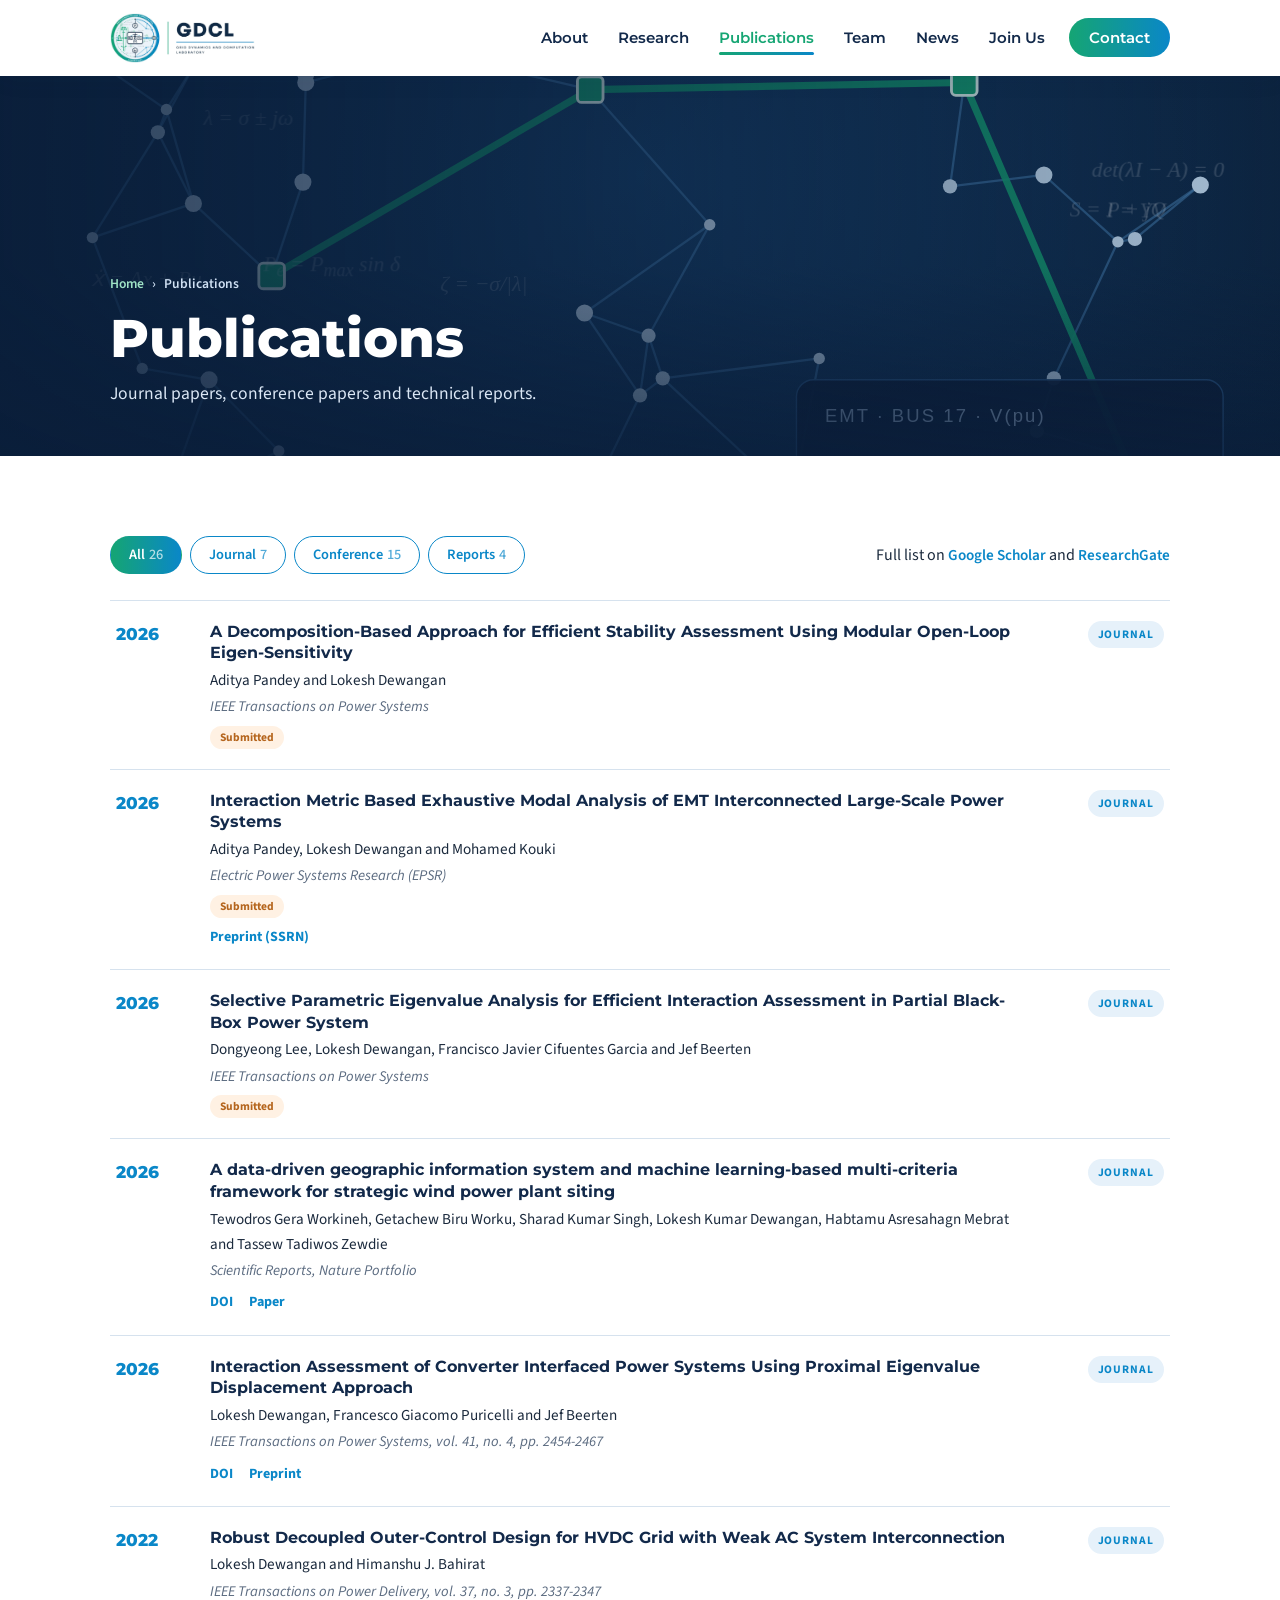
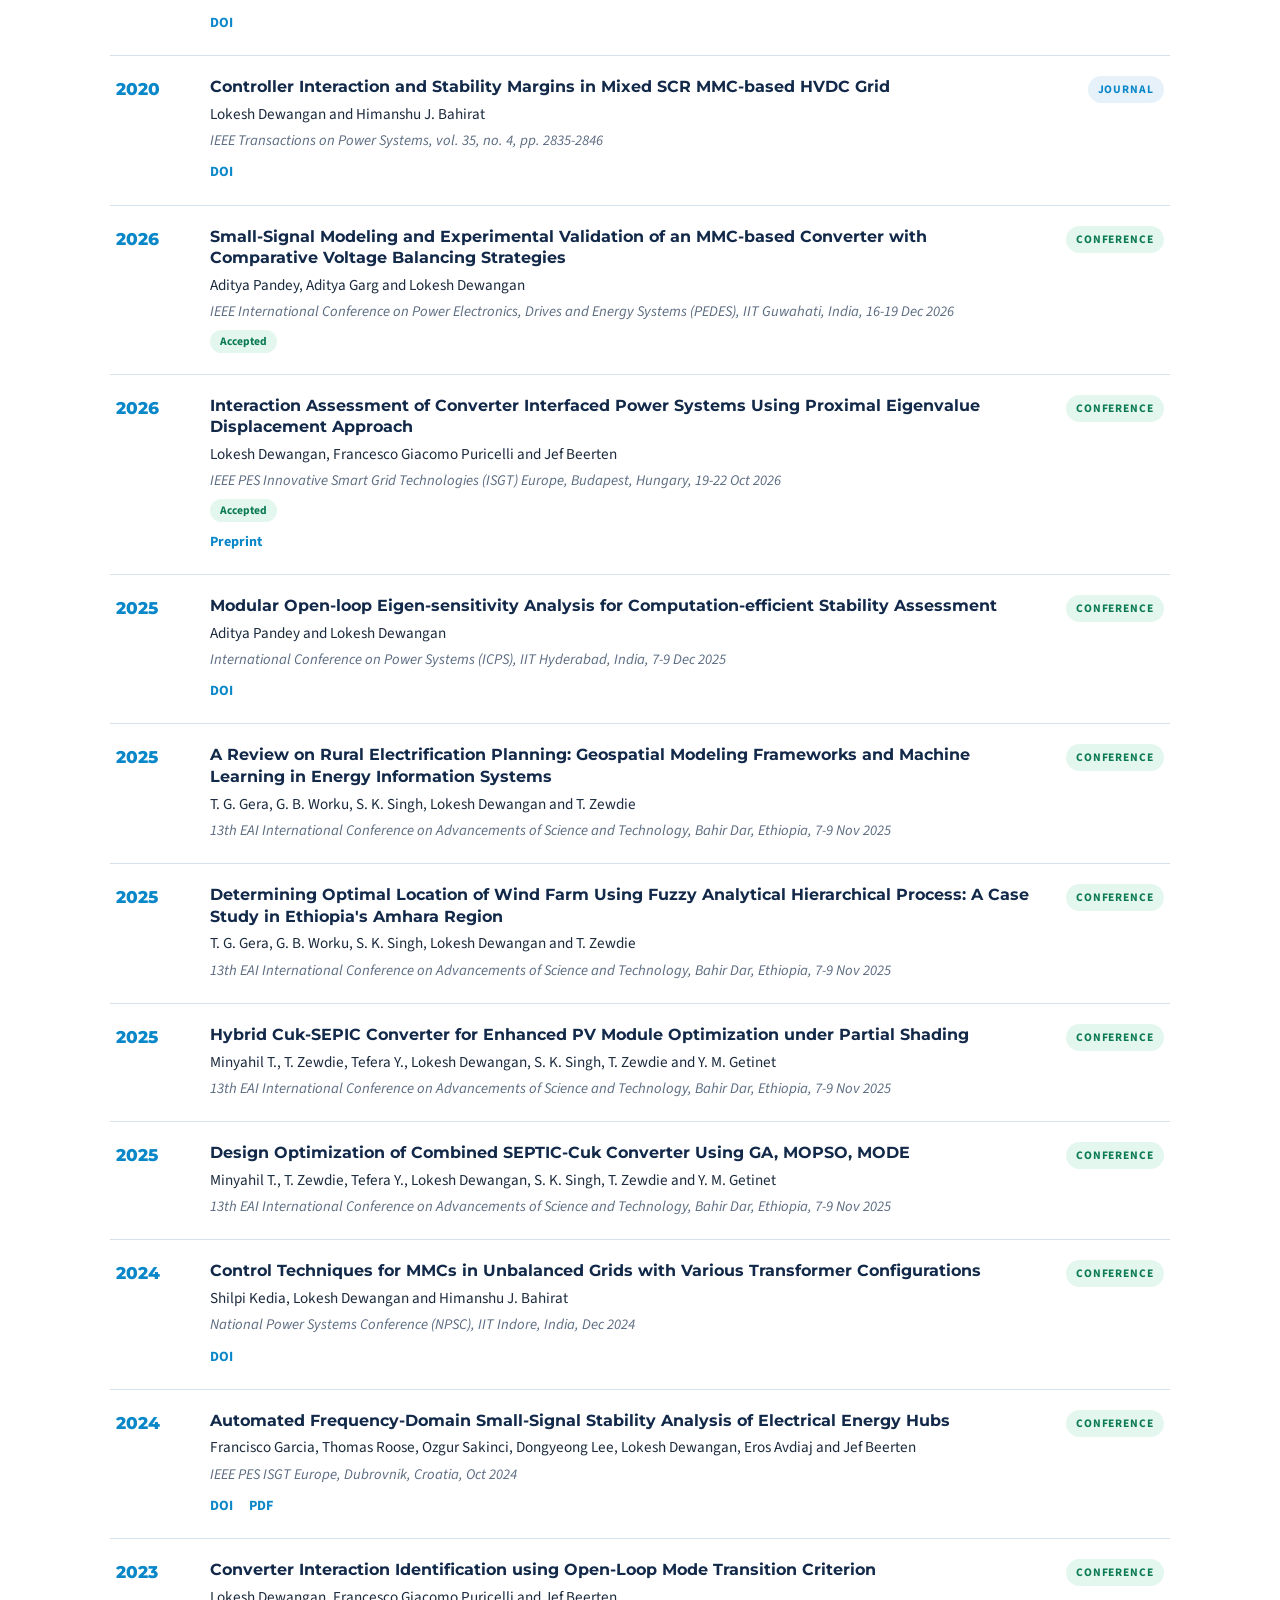
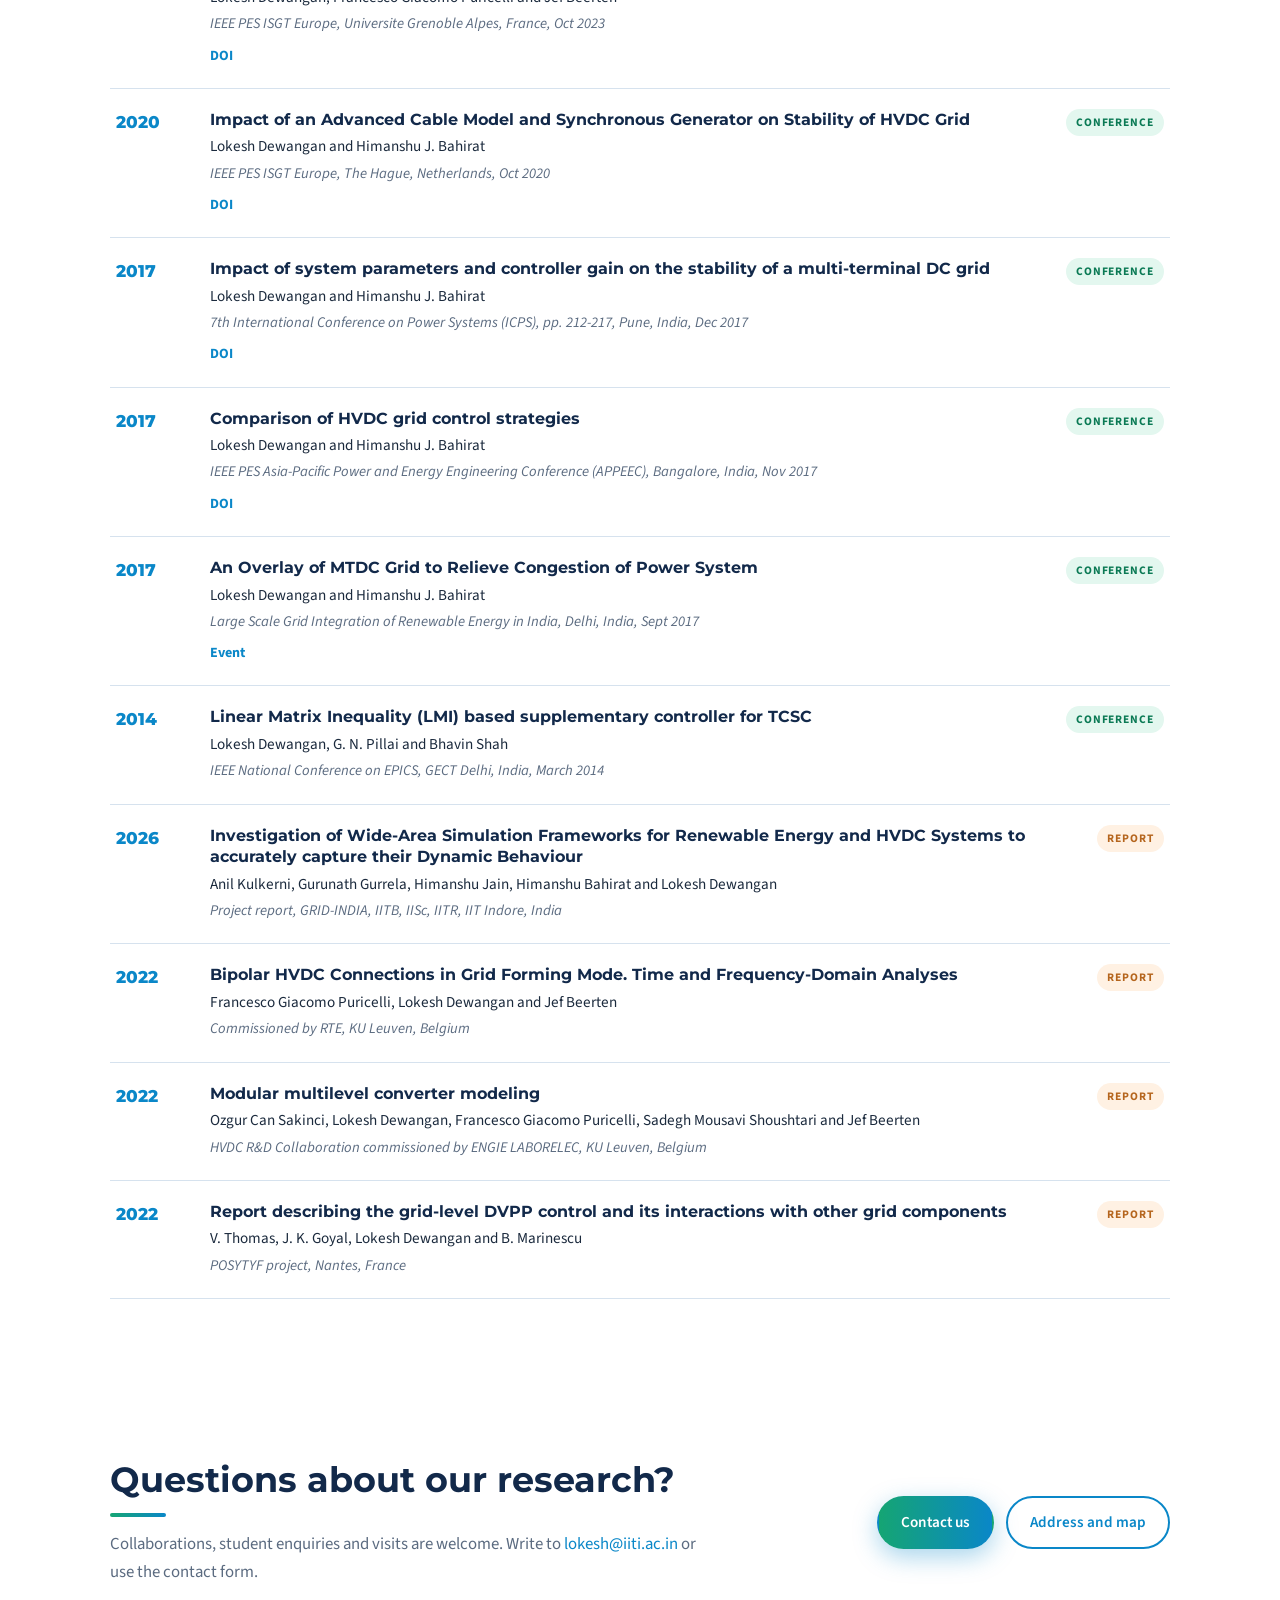
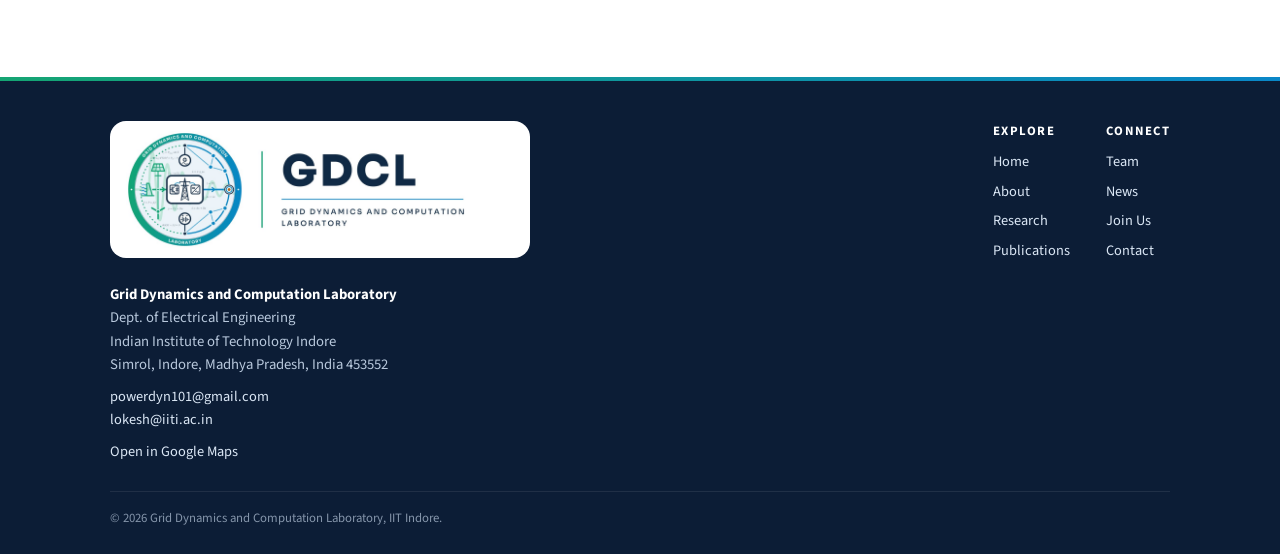
<file: publications.html>
<!DOCTYPE html>
<html lang="en">
<head>
<meta charset="utf-8">
<meta name="viewport" content="width=device-width, initial-scale=1">
<title>Publications | Grid Dynamics and Computation Laboratory, IIT Indore</title>
<meta name="description" content="Journal papers, conference papers and reports from the Grid Dynamics and Computation Laboratory.">
<link rel="icon" href="images/favicon.png">
<link rel="stylesheet" href="style.css">
<link rel="stylesheet" href="home.css">
<link rel="stylesheet" href="pages.css">
</head>
<body>

<header id="site-header"></header>

<main>
<section class="p-hero">
  <img src="images/network.svg" alt="" style="object-position:50% 50%">
  <div class="h-eqs" aria-hidden="true"><span class="eq">P<sub>e</sub> = P<sub>max</sub> sin δ</span><span class="eq">λ = σ ± jω</span><span class="eq">ẋ = Ax + Bu</span><span class="eq">det(λI − A) = 0</span><span class="eq">I = YV</span><span class="eq">ζ = −σ/|λ|</span><span class="eq">S = P + jQ</span></div>
  <div class="wrap">
    <div class="p-crumb"><a href="index.html">Home</a><span aria-hidden="true">›</span><span>Publications</span></div>
    <h1>Publications</h1>
    <p>Journal papers, conference papers and technical reports.</p>
  </div>
</section>

<section class="p-sec" id="publications">
  <div class="wrap reveal">
    <div class="p-pubtools">
      <div class="chips" id="chips">
        <button class="chip on" data-f="all">All<span class="n">26</span></button>
        <button class="chip" data-f="journal">Journal<span class="n">7</span></button>
        <button class="chip" data-f="conference">Conference<span class="n">15</span></button>
        <button class="chip" data-f="report">Reports<span class="n">4</span></button>
      </div>
      <div>Full list on <a href="https://scholar.google.co.in/citations?user=wXwfi3kAAAAJ&hl=en" target="_blank" rel="noopener">Google Scholar</a> and <a href="https://www.researchgate.net/profile/Lokesh-Dewangan" target="_blank" rel="noopener">ResearchGate</a></div>
    </div>
    <div class="p-publist">
    <div class="pub" data-type="journal"><div class="yr">2026</div><div><b>A Decomposition-Based Approach for Efficient Stability Assessment Using Modular Open-Loop Eigen-Sensitivity</b><span class="au">Aditya Pandey and Lokesh Dewangan</span><em>IEEE Transactions on Power Systems</em><span class="badge">Submitted</span></div><span class="ty">Journal</span></div>
    <div class="pub" data-type="journal"><div class="yr">2026</div><div><b>Interaction Metric Based Exhaustive Modal Analysis of EMT Interconnected Large-Scale Power Systems</b><span class="au">Aditya Pandey, Lokesh Dewangan and Mohamed Kouki</span><em>Electric Power Systems Research (EPSR)</em><span class="badge">Submitted</span><div class="links"><a href="https://doi.org/10.2139/ssrn.7506508" target="_blank" rel="noopener">Preprint (SSRN)</a></div></div><span class="ty">Journal</span></div>
    <div class="pub" data-type="journal"><div class="yr">2026</div><div><b>Selective Parametric Eigenvalue Analysis for Efficient Interaction Assessment in Partial Black-Box Power System</b><span class="au">Dongyeong Lee, Lokesh Dewangan, Francisco Javier Cifuentes Garcia and Jef Beerten</span><em>IEEE Transactions on Power Systems</em><span class="badge">Submitted</span></div><span class="ty">Journal</span></div>
    <div class="pub" data-type="journal"><div class="yr">2026</div><div><b>A data-driven geographic information system and machine learning-based multi-criteria framework for strategic wind power plant siting</b><span class="au">Tewodros Gera Workineh, Getachew Biru Worku, Sharad Kumar Singh, Lokesh Kumar Dewangan, Habtamu Asresahagn Mebrat and Tassew Tadiwos Zewdie</span><em>Scientific Reports, Nature Portfolio</em><div class="links"><a href="https://doi.org/10.1038/s41598-026-51265-9" target="_blank" rel="noopener">DOI</a><a href="https://www.nature.com/articles/s41598-026-51265-9" target="_blank" rel="noopener">Paper</a></div></div><span class="ty">Journal</span></div>
    <div class="pub" data-type="journal"><div class="yr">2026</div><div><b>Interaction Assessment of Converter Interfaced Power Systems Using Proximal Eigenvalue Displacement Approach</b><span class="au">Lokesh Dewangan, Francesco Giacomo Puricelli and Jef Beerten</span><em>IEEE Transactions on Power Systems, vol. 41, no. 4, pp. 2454-2467</em><div class="links"><a href="https://doi.org/10.1109/TPWRS.2025.3647749" target="_blank" rel="noopener">DOI</a><a href="https://www.techrxiv.org/doi/full/10.36227/techrxiv.172840593.36656277" target="_blank" rel="noopener">Preprint</a></div></div><span class="ty">Journal</span></div>
    <div class="pub" data-type="journal"><div class="yr">2022</div><div><b>Robust Decoupled Outer-Control Design for HVDC Grid with Weak AC System Interconnection</b><span class="au">Lokesh Dewangan and Himanshu J. Bahirat</span><em>IEEE Transactions on Power Delivery, vol. 37, no. 3, pp. 2337-2347</em><div class="links"><a href="https://doi.org/10.1109/TPWRD.2021.3110326" target="_blank" rel="noopener">DOI</a></div></div><span class="ty">Journal</span></div>
    <div class="pub" data-type="journal"><div class="yr">2020</div><div><b>Controller Interaction and Stability Margins in Mixed SCR MMC-based HVDC Grid</b><span class="au">Lokesh Dewangan and Himanshu J. Bahirat</span><em>IEEE Transactions on Power Systems, vol. 35, no. 4, pp. 2835-2846</em><div class="links"><a href="https://doi.org/10.1109/TPWRS.2019.2959066" target="_blank" rel="noopener">DOI</a></div></div><span class="ty">Journal</span></div>
    <div class="pub" data-type="conference"><div class="yr">2026</div><div><b>Small-Signal Modeling and Experimental Validation of an MMC-based Converter with Comparative Voltage Balancing Strategies</b><span class="au">Aditya Pandey, Aditya Garg and Lokesh Dewangan</span><em>IEEE International Conference on Power Electronics, Drives and Energy Systems (PEDES), IIT Guwahati, India, 16-19 Dec 2026</em><span class="badge ok">Accepted</span></div><span class="ty">Conference</span></div>
    <div class="pub" data-type="conference"><div class="yr">2026</div><div><b>Interaction Assessment of Converter Interfaced Power Systems Using Proximal Eigenvalue Displacement Approach</b><span class="au">Lokesh Dewangan, Francesco Giacomo Puricelli and Jef Beerten</span><em>IEEE PES Innovative Smart Grid Technologies (ISGT) Europe, Budapest, Hungary, 19-22 Oct 2026</em><span class="badge ok">Accepted</span><div class="links"><a href="https://www.techrxiv.org/doi/full/10.36227/techrxiv.172840593.36656277" target="_blank" rel="noopener">Preprint</a></div></div><span class="ty">Conference</span></div>
    <div class="pub" data-type="conference"><div class="yr">2025</div><div><b>Modular Open-loop Eigen-sensitivity Analysis for Computation-efficient Stability Assessment</b><span class="au">Aditya Pandey and Lokesh Dewangan</span><em>International Conference on Power Systems (ICPS), IIT Hyderabad, India, 7-9 Dec 2025</em><div class="links"><a href="https://doi.org/10.1109/ICPS67276.2025.11364762" target="_blank" rel="noopener">DOI</a></div></div><span class="ty">Conference</span></div>
    <div class="pub" data-type="conference"><div class="yr">2025</div><div><b>A Review on Rural Electrification Planning: Geospatial Modeling Frameworks and Machine Learning in Energy Information Systems</b><span class="au">T. G. Gera, G. B. Worku, S. K. Singh, Lokesh Dewangan and T. Zewdie</span><em>13th EAI International Conference on Advancements of Science and Technology, Bahir Dar, Ethiopia, 7-9 Nov 2025</em></div><span class="ty">Conference</span></div>
    <div class="pub" data-type="conference"><div class="yr">2025</div><div><b>Determining Optimal Location of Wind Farm Using Fuzzy Analytical Hierarchical Process: A Case Study in Ethiopia&#x27;s Amhara Region</b><span class="au">T. G. Gera, G. B. Worku, S. K. Singh, Lokesh Dewangan and T. Zewdie</span><em>13th EAI International Conference on Advancements of Science and Technology, Bahir Dar, Ethiopia, 7-9 Nov 2025</em></div><span class="ty">Conference</span></div>
    <div class="pub" data-type="conference"><div class="yr">2025</div><div><b>Hybrid Cuk-SEPIC Converter for Enhanced PV Module Optimization under Partial Shading</b><span class="au">Minyahil T., T. Zewdie, Tefera Y., Lokesh Dewangan, S. K. Singh, T. Zewdie and Y. M. Getinet</span><em>13th EAI International Conference on Advancements of Science and Technology, Bahir Dar, Ethiopia, 7-9 Nov 2025</em></div><span class="ty">Conference</span></div>
    <div class="pub" data-type="conference"><div class="yr">2025</div><div><b>Design Optimization of Combined SEPTIC-Cuk Converter Using GA, MOPSO, MODE</b><span class="au">Minyahil T., T. Zewdie, Tefera Y., Lokesh Dewangan, S. K. Singh, T. Zewdie and Y. M. Getinet</span><em>13th EAI International Conference on Advancements of Science and Technology, Bahir Dar, Ethiopia, 7-9 Nov 2025</em></div><span class="ty">Conference</span></div>
    <div class="pub" data-type="conference"><div class="yr">2024</div><div><b>Control Techniques for MMCs in Unbalanced Grids with Various Transformer Configurations</b><span class="au">Shilpi Kedia, Lokesh Dewangan and Himanshu J. Bahirat</span><em>National Power Systems Conference (NPSC), IIT Indore, India, Dec 2024</em><div class="links"><a href="https://doi.org/10.1109/NPSC61626.2024.10986872" target="_blank" rel="noopener">DOI</a></div></div><span class="ty">Conference</span></div>
    <div class="pub" data-type="conference"><div class="yr">2024</div><div><b>Automated Frequency-Domain Small-Signal Stability Analysis of Electrical Energy Hubs</b><span class="au">Francisco Garcia, Thomas Roose, Ozgur Sakinci, Dongyeong Lee, Lokesh Dewangan, Eros Avdiaj and Jef Beerten</span><em>IEEE PES ISGT Europe, Dubrovnik, Croatia, Oct 2024</em><div class="links"><a href="https://doi.org/10.1109/ISGTEUROPE62998.2024.10863484" target="_blank" rel="noopener">DOI</a><a href="https://lirias.kuleuven.be/retrieve/783785" target="_blank" rel="noopener">PDF</a></div></div><span class="ty">Conference</span></div>
    <div class="pub" data-type="conference"><div class="yr">2023</div><div><b>Converter Interaction Identification using Open-Loop Mode Transition Criterion</b><span class="au">Lokesh Dewangan, Francesco Giacomo Puricelli and Jef Beerten</span><em>IEEE PES ISGT Europe, Universite Grenoble Alpes, France, Oct 2023</em><div class="links"><a href="https://doi.org/10.1109/ISGTEUROPE56780.2023.10407769" target="_blank" rel="noopener">DOI</a></div></div><span class="ty">Conference</span></div>
    <div class="pub" data-type="conference"><div class="yr">2020</div><div><b>Impact of an Advanced Cable Model and Synchronous Generator on Stability of HVDC Grid</b><span class="au">Lokesh Dewangan and Himanshu J. Bahirat</span><em>IEEE PES ISGT Europe, The Hague, Netherlands, Oct 2020</em><div class="links"><a href="https://doi.org/10.1109/ISGT-Europe47291.2020.9248847" target="_blank" rel="noopener">DOI</a></div></div><span class="ty">Conference</span></div>
    <div class="pub" data-type="conference"><div class="yr">2017</div><div><b>Impact of system parameters and controller gain on the stability of a multi-terminal DC grid</b><span class="au">Lokesh Dewangan and Himanshu J. Bahirat</span><em>7th International Conference on Power Systems (ICPS), pp. 212-217, Pune, India, Dec 2017</em><div class="links"><a href="https://doi.org/10.1109/ICPES.2017.8387295" target="_blank" rel="noopener">DOI</a></div></div><span class="ty">Conference</span></div>
    <div class="pub" data-type="conference"><div class="yr">2017</div><div><b>Comparison of HVDC grid control strategies</b><span class="au">Lokesh Dewangan and Himanshu J. Bahirat</span><em>IEEE PES Asia-Pacific Power and Energy Engineering Conference (APPEEC), Bangalore, India, Nov 2017</em><div class="links"><a href="https://doi.org/10.1109/APPEEC.2017.8308952" target="_blank" rel="noopener">DOI</a></div></div><span class="ty">Conference</span></div>
    <div class="pub" data-type="conference"><div class="yr">2017</div><div><b>An Overlay of MTDC Grid to Relieve Congestion of Power System</b><span class="au">Lokesh Dewangan and Himanshu J. Bahirat</span><em>Large Scale Grid Integration of Renewable Energy in India, Delhi, India, Sept 2017</em><div class="links"><a href="https://regridintegrationindia.org/2017/" target="_blank" rel="noopener">Event</a></div></div><span class="ty">Conference</span></div>
    <div class="pub" data-type="conference"><div class="yr">2014</div><div><b>Linear Matrix Inequality (LMI) based supplementary controller for TCSC</b><span class="au">Lokesh Dewangan, G. N. Pillai and Bhavin Shah</span><em>IEEE National Conference on EPICS, GECT Delhi, India, March 2014</em></div><span class="ty">Conference</span></div>
    <div class="pub" data-type="report"><div class="yr">2026</div><div><b>Investigation of Wide-Area Simulation Frameworks for Renewable Energy and HVDC Systems to accurately capture their Dynamic Behaviour</b><span class="au">Anil Kulkerni, Gurunath Gurrela, Himanshu Jain, Himanshu Bahirat and Lokesh Dewangan</span><em>Project report, GRID-INDIA, IITB, IISc, IITR, IIT Indore, India</em></div><span class="ty">Report</span></div>
    <div class="pub" data-type="report"><div class="yr">2022</div><div><b>Bipolar HVDC Connections in Grid Forming Mode. Time and Frequency-Domain Analyses</b><span class="au">Francesco Giacomo Puricelli, Lokesh Dewangan and Jef Beerten</span><em>Commissioned by RTE, KU Leuven, Belgium</em></div><span class="ty">Report</span></div>
    <div class="pub" data-type="report"><div class="yr">2022</div><div><b>Modular multilevel converter modeling</b><span class="au">Ozgur Can Sakinci, Lokesh Dewangan, Francesco Giacomo Puricelli, Sadegh Mousavi Shoushtari and Jef Beerten</span><em>HVDC R&amp;D Collaboration commissioned by ENGIE LABORELEC, KU Leuven, Belgium</em></div><span class="ty">Report</span></div>
    <div class="pub" data-type="report"><div class="yr">2022</div><div><b>Report describing the grid-level DVPP control and its interactions with other grid components</b><span class="au">V. Thomas, J. K. Goyal, Lokesh Dewangan and B. Marinescu</span><em>POSYTYF project, Nantes, France</em></div><span class="ty">Report</span></div>
    </div>
  </div>
</section>
<section class="h-ask">
  <div class="wrap h-ask-grid reveal">
    <div>
      <h2>Questions about our research?</h2>
      <p class="lead">Collaborations, student enquiries and visits are welcome. Write to <a href="mailto:lokesh@iiti.ac.in">lokesh@iiti.ac.in</a> or use the contact form.</p>
    </div>
    <div class="h-ask-btns">
      <a class="btn primary" href="https://docs.google.com/forms/d/e/1FAIpQLSfERuCvrAT9KfMFXqS3rf31dA7aDRgN2YZx3nTAeigzly0vkQ/viewform?usp=dialog" target="_blank" rel="noopener">Contact us</a>
      <a class="btn outline" href="contact.html">Address and map</a>
    </div>
  </div>
</section>

</main>

<footer id="site-footer"></footer>

<script src="script.js"></script>
</body>
</html>
</file>
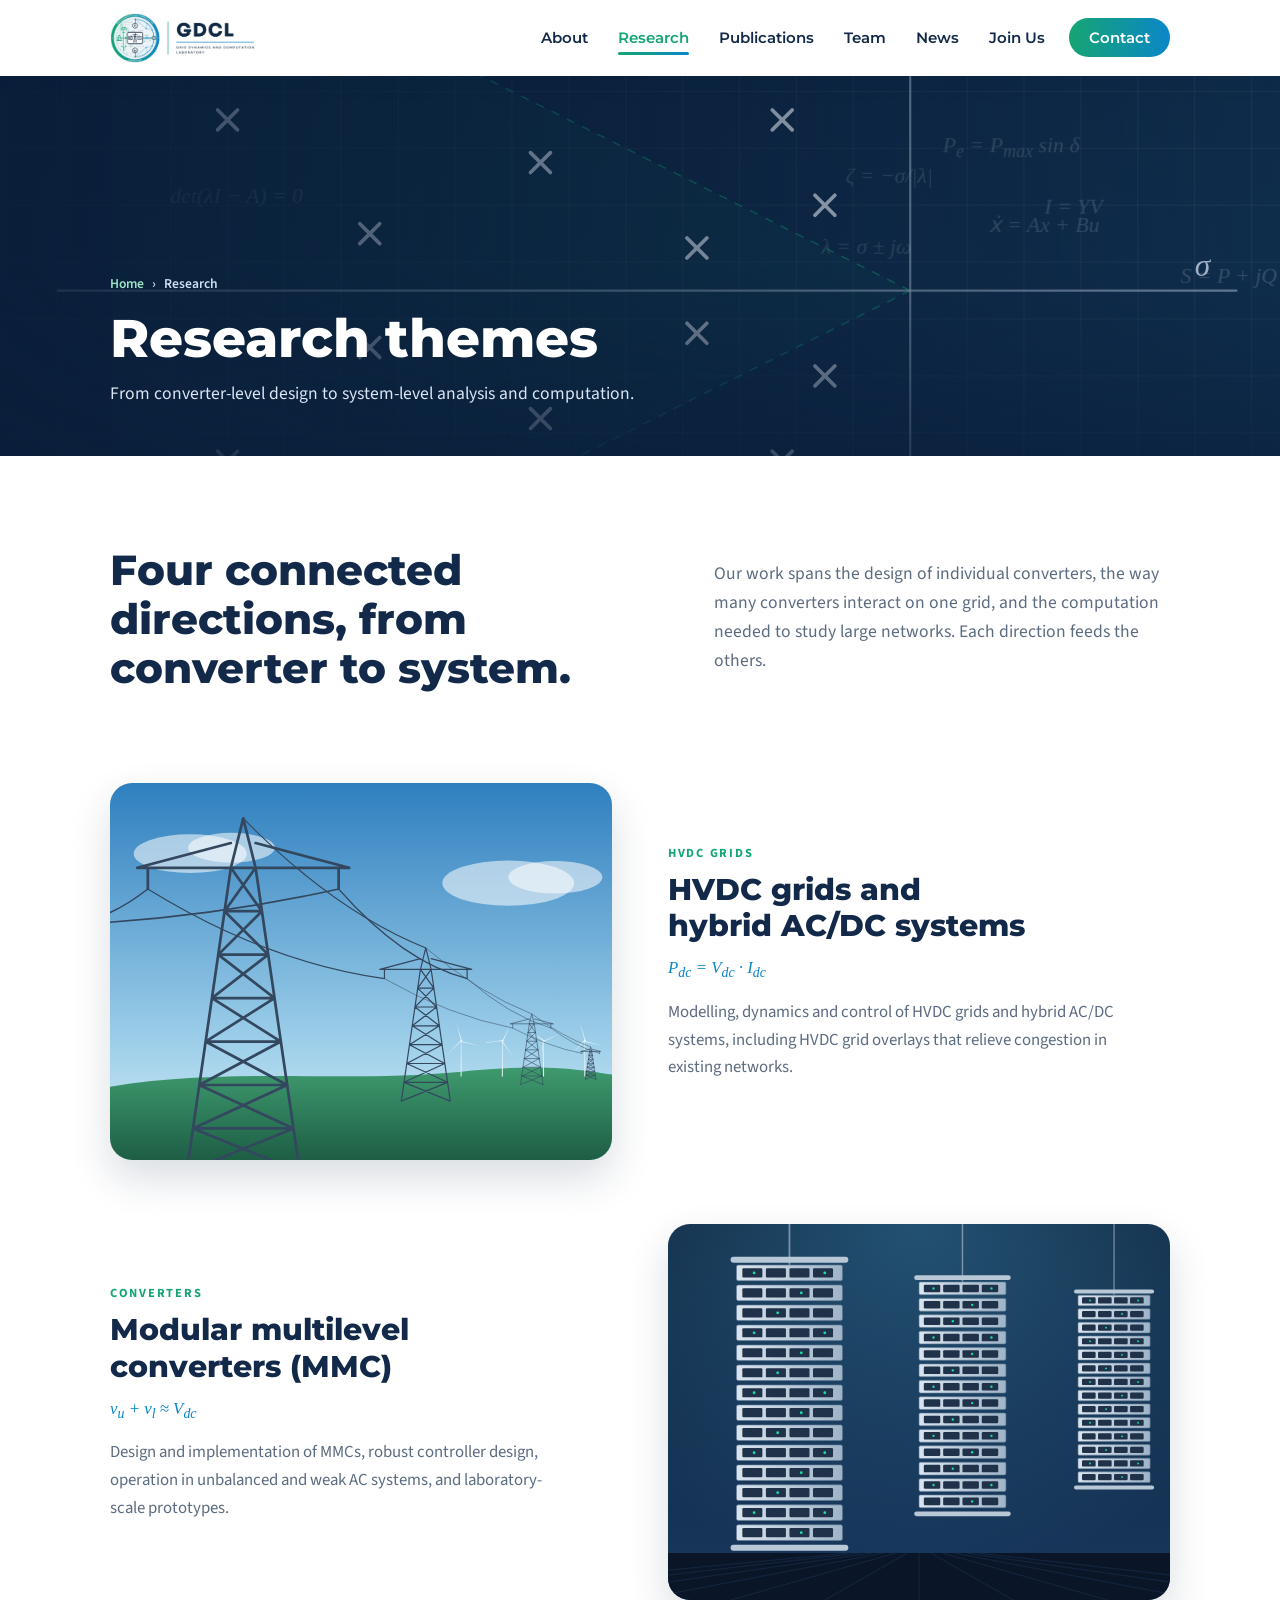
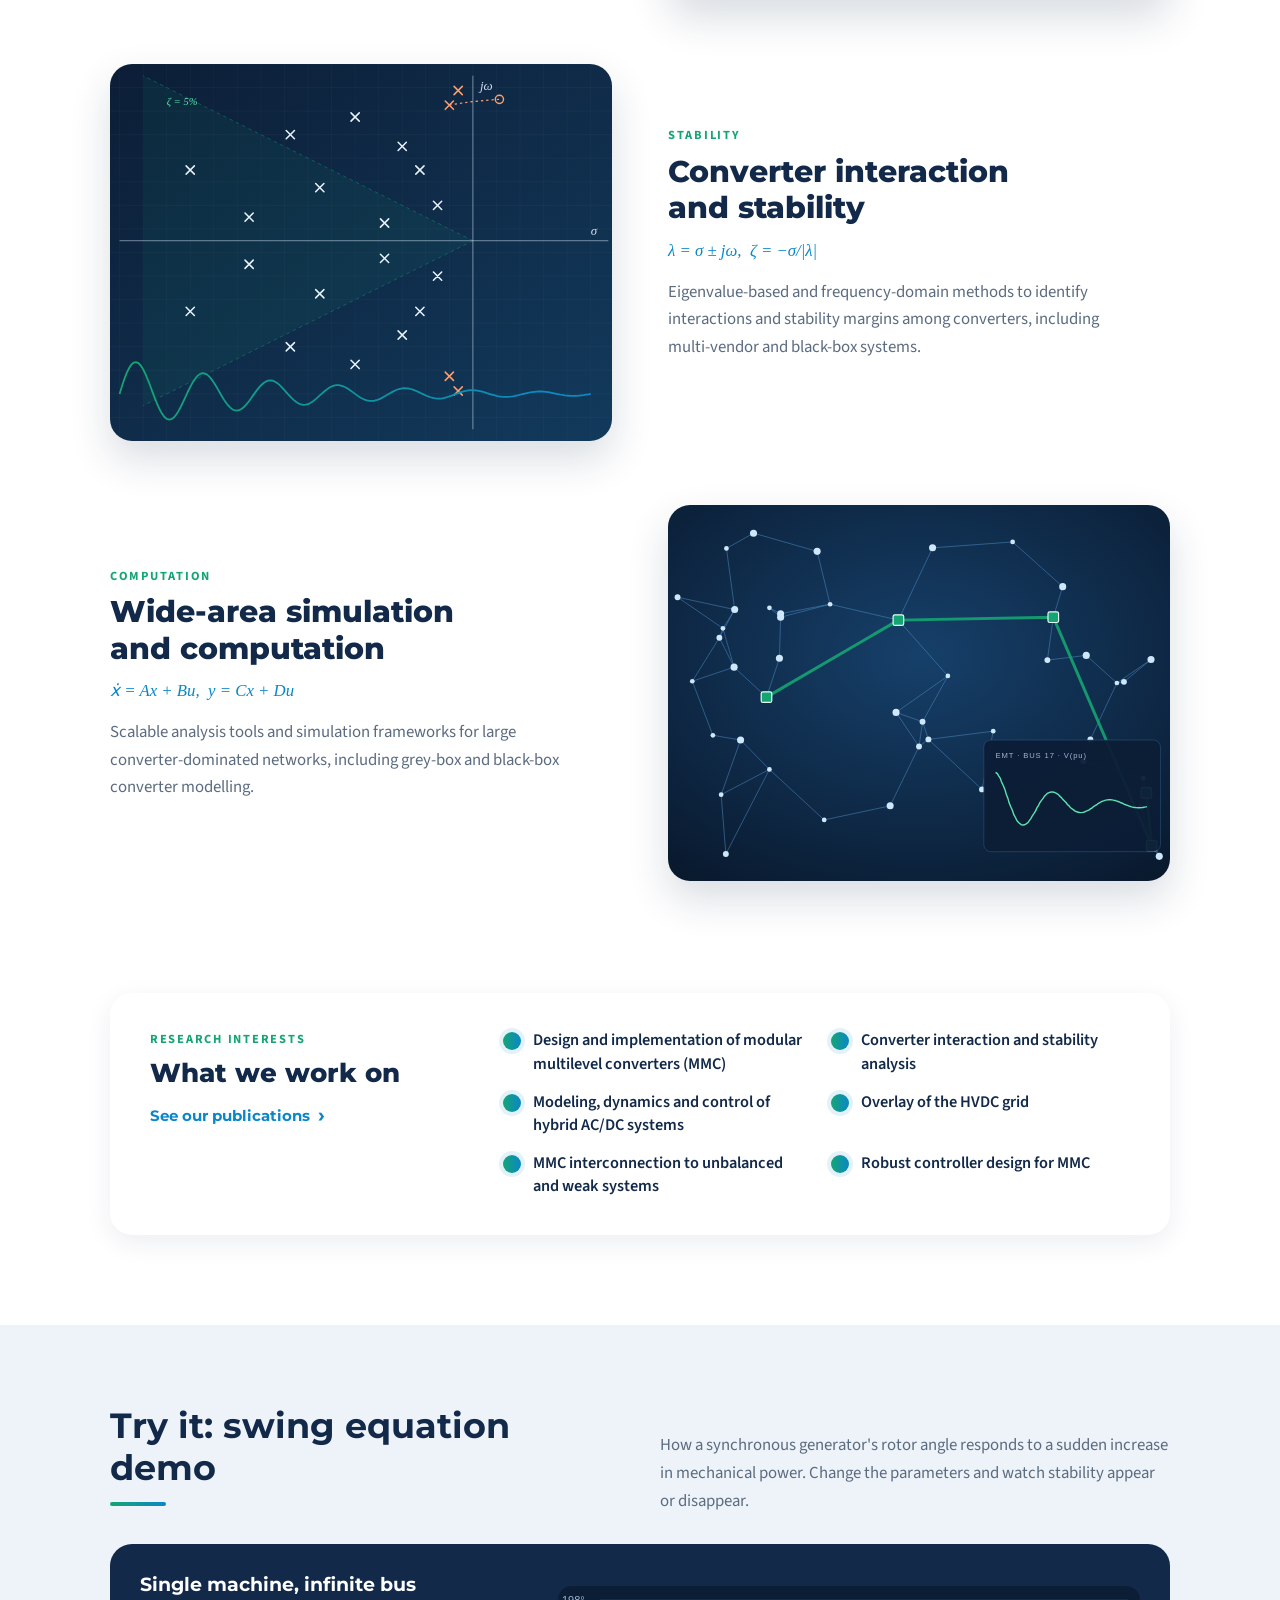
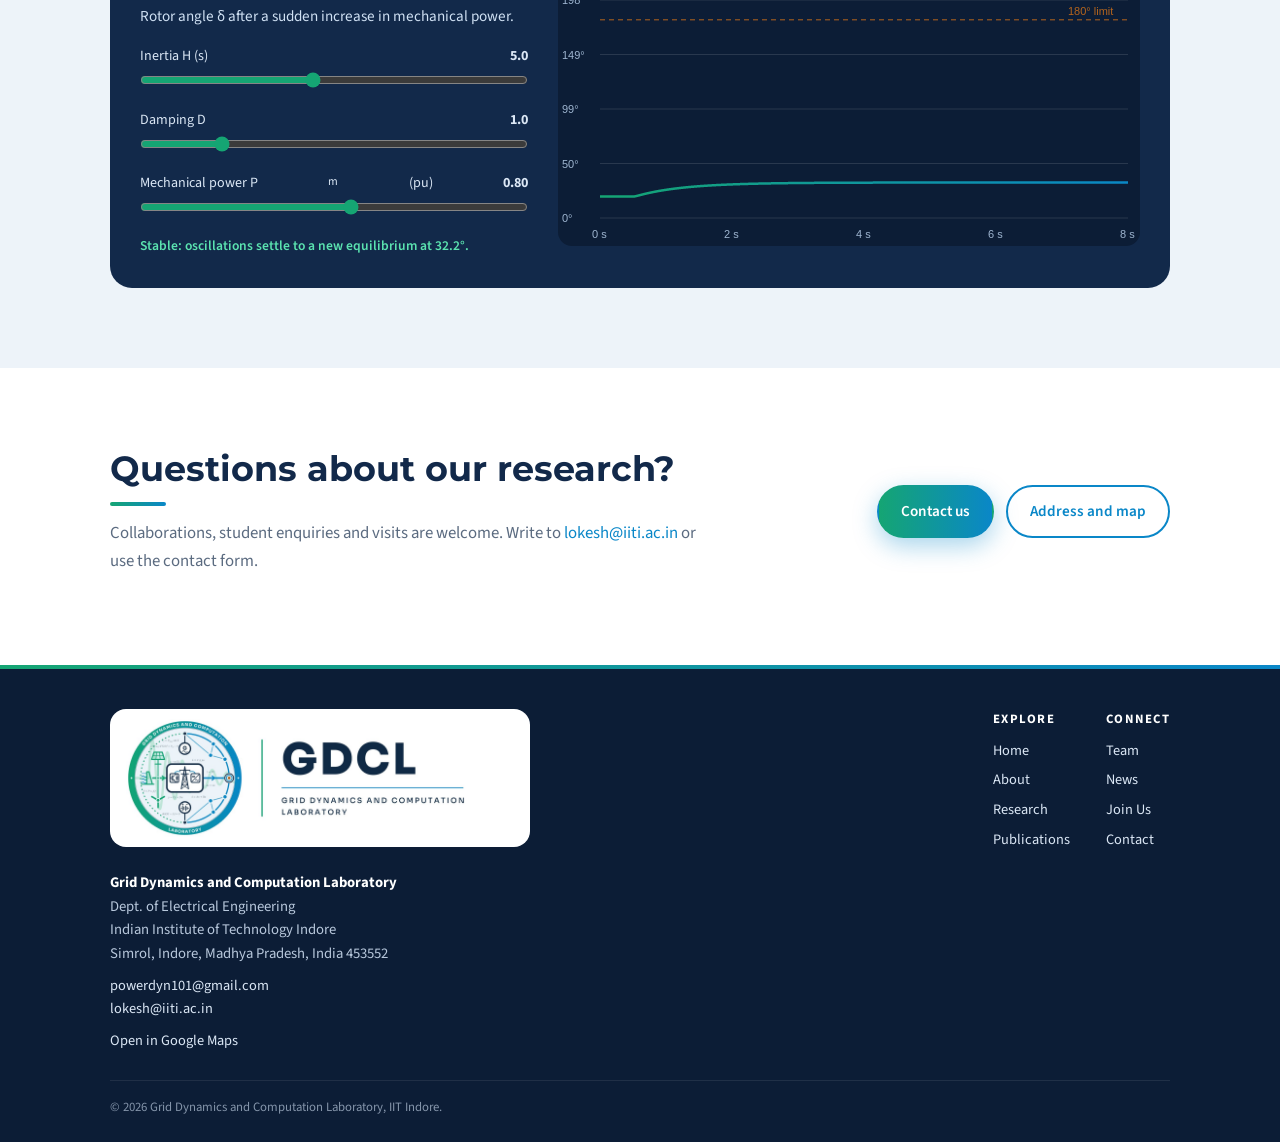
<file: research.html>
<!DOCTYPE html>
<html lang="en">
<head>
<meta charset="utf-8">
<meta name="viewport" content="width=device-width, initial-scale=1">
<title>Research | Grid Dynamics and Computation Laboratory, IIT Indore</title>
<meta name="description" content="Research themes: HVDC grids, modular multilevel converters, converter interaction and stability, wide-area simulation.">
<link rel="icon" href="images/favicon.png">
<link rel="stylesheet" href="style.css">
<link rel="stylesheet" href="home.css">
<link rel="stylesheet" href="pages.css">
</head>
<body>

<header id="site-header"></header>

<main>
<section class="p-hero">
  <img src="images/stability.svg" alt="" style="object-position:60% 40%">
  <div class="h-eqs" aria-hidden="true"><span class="eq">P<sub>e</sub> = P<sub>max</sub> sin δ</span><span class="eq">λ = σ ± jω</span><span class="eq">ẋ = Ax + Bu</span><span class="eq">det(λI − A) = 0</span><span class="eq">I = YV</span><span class="eq">ζ = −σ/|λ|</span><span class="eq">S = P + jQ</span></div>
  <div class="wrap">
    <div class="p-crumb"><a href="index.html">Home</a><span aria-hidden="true">›</span><span>Research</span></div>
    <h1>Research themes</h1>
    <p>From converter-level design to system-level analysis and computation.</p>
  </div>
</section>

<section class="h-statement">
  <div class="wrap h-statement-grid reveal">
    <h2 class="h-big">Four connected directions, from converter to system.</h2>
    <div><p>Our work spans the design of individual converters, the way many converters interact on one grid, and the computation needed to study large networks. Each direction feeds the others.</p></div>
  </div>
</section>

<section class="h-blocks">
  <div class="wrap">
    <article class="h-row reveal">
      <div class="h-img"><img src="images/hvdc.svg" alt="Illustration of HVDC transmission towers"></div>
      <div class="h-txt">
        <div class="eyebrow">HVDC grids</div>
        <h3>HVDC grids and hybrid AC/DC systems</h3>
        <div class="p-eq">P<sub>dc</sub> = V<sub>dc</sub> · I<sub>dc</sub></div><p>Modelling, dynamics and control of HVDC grids and hybrid AC/DC systems, including HVDC grid overlays that relieve congestion in existing networks.</p>
        
      </div>
    </article>

    <article class="h-row flip reveal">
      <div class="h-img"><img src="images/mmc.svg" alt="Illustration of MMC valve stacks"></div>
      <div class="h-txt">
        <div class="eyebrow">Converters</div>
        <h3>Modular multilevel converters (MMC)</h3>
        <div class="p-eq">v<sub>u</sub> + v<sub>l</sub> ≈ V<sub>dc</sub></div><p>Design and implementation of MMCs, robust controller design, operation in unbalanced and weak AC systems, and laboratory-scale prototypes.</p>
        
      </div>
    </article>

    <article class="h-row reveal">
      <div class="h-img"><img src="images/stability.svg" alt="Illustration of eigenvalues on the complex plane"></div>
      <div class="h-txt">
        <div class="eyebrow">Stability</div>
        <h3>Converter interaction and stability</h3>
        <div class="p-eq">λ = σ ± jω,&nbsp; ζ = −σ/|λ|</div><p>Eigenvalue-based and frequency-domain methods to identify interactions and stability margins among converters, including multi-vendor and black-box systems.</p>
        
      </div>
    </article>

    <article class="h-row flip reveal">
      <div class="h-img"><img src="images/network.svg" alt="Illustration of a large power network with an HVDC overlay"></div>
      <div class="h-txt">
        <div class="eyebrow">Computation</div>
        <h3>Wide-area simulation and computation</h3>
        <div class="p-eq">ẋ = Ax + Bu,&nbsp; y = Cx + Du</div><p>Scalable analysis tools and simulation frameworks for large converter-dominated networks, including grey-box and black-box converter modelling.</p>
        
      </div>
    </article>

    <div class="h-interests reveal">
      <div class="h-int-head">
        <div class="eyebrow">Research interests</div>
        <h3>What we work on</h3>
        <a class="h-more" href="publications.html">See our publications <b aria-hidden="true">›</b></a>
      </div>
      <ul class="h-int-list">
        <li>Design and implementation of modular multilevel converters (MMC)</li>
        <li>Converter interaction and stability analysis</li>
        <li>Modeling, dynamics and control of hybrid AC/DC systems</li>
        <li>Overlay of the HVDC grid</li>
        <li>MMC interconnection to unbalanced and weak systems</li>
        <li>Robust controller design for MMC</li>
      </ul>
    </div>
  </div>
</section>

<section class="alt p-sec">
  <div class="wrap reveal">
    <div class="p-demo-head">
      <h2>Try it: swing equation demo</h2>
      <p class="lead">How a synchronous generator's rotor angle responds to a sudden increase in mechanical power. Change the parameters and watch stability appear or disappear.</p>
    </div>
    <div class="demo">
      <div>
        <h3>Single machine, infinite bus</h3>
        <p>Rotor angle δ after a sudden increase in mechanical power.</p>
        <div class="ctrl"><label>Inertia H (s) <b id="vH">5.0</b></label><input id="sH" type="range" min="1" max="10" step="0.5" value="5"></div>
        <div class="ctrl"><label>Damping D <b id="vD">1.0</b></label><input id="sD" type="range" min="0" max="5" step="0.1" value="1"></div>
        <div class="ctrl"><label>Mechanical power P<sub>m</sub> (pu) <b id="vP">0.8</b></label><input id="sP" type="range" min="0.2" max="1.3" step="0.05" value="0.8"></div>
        <div id="status"></div>
      </div>
      <canvas id="swing"></canvas>
    </div>
  </div>
</section>
<section class="h-ask">
  <div class="wrap h-ask-grid reveal">
    <div>
      <h2>Questions about our research?</h2>
      <p class="lead">Collaborations, student enquiries and visits are welcome. Write to <a href="mailto:lokesh@iiti.ac.in">lokesh@iiti.ac.in</a> or use the contact form.</p>
    </div>
    <div class="h-ask-btns">
      <a class="btn primary" href="https://docs.google.com/forms/d/e/1FAIpQLSfERuCvrAT9KfMFXqS3rf31dA7aDRgN2YZx3nTAeigzly0vkQ/viewform?usp=dialog" target="_blank" rel="noopener">Contact us</a>
      <a class="btn outline" href="contact.html">Address and map</a>
    </div>
  </div>
</section>

</main>

<footer id="site-footer"></footer>

<script src="script.js"></script>
</body>
</html>
</file>
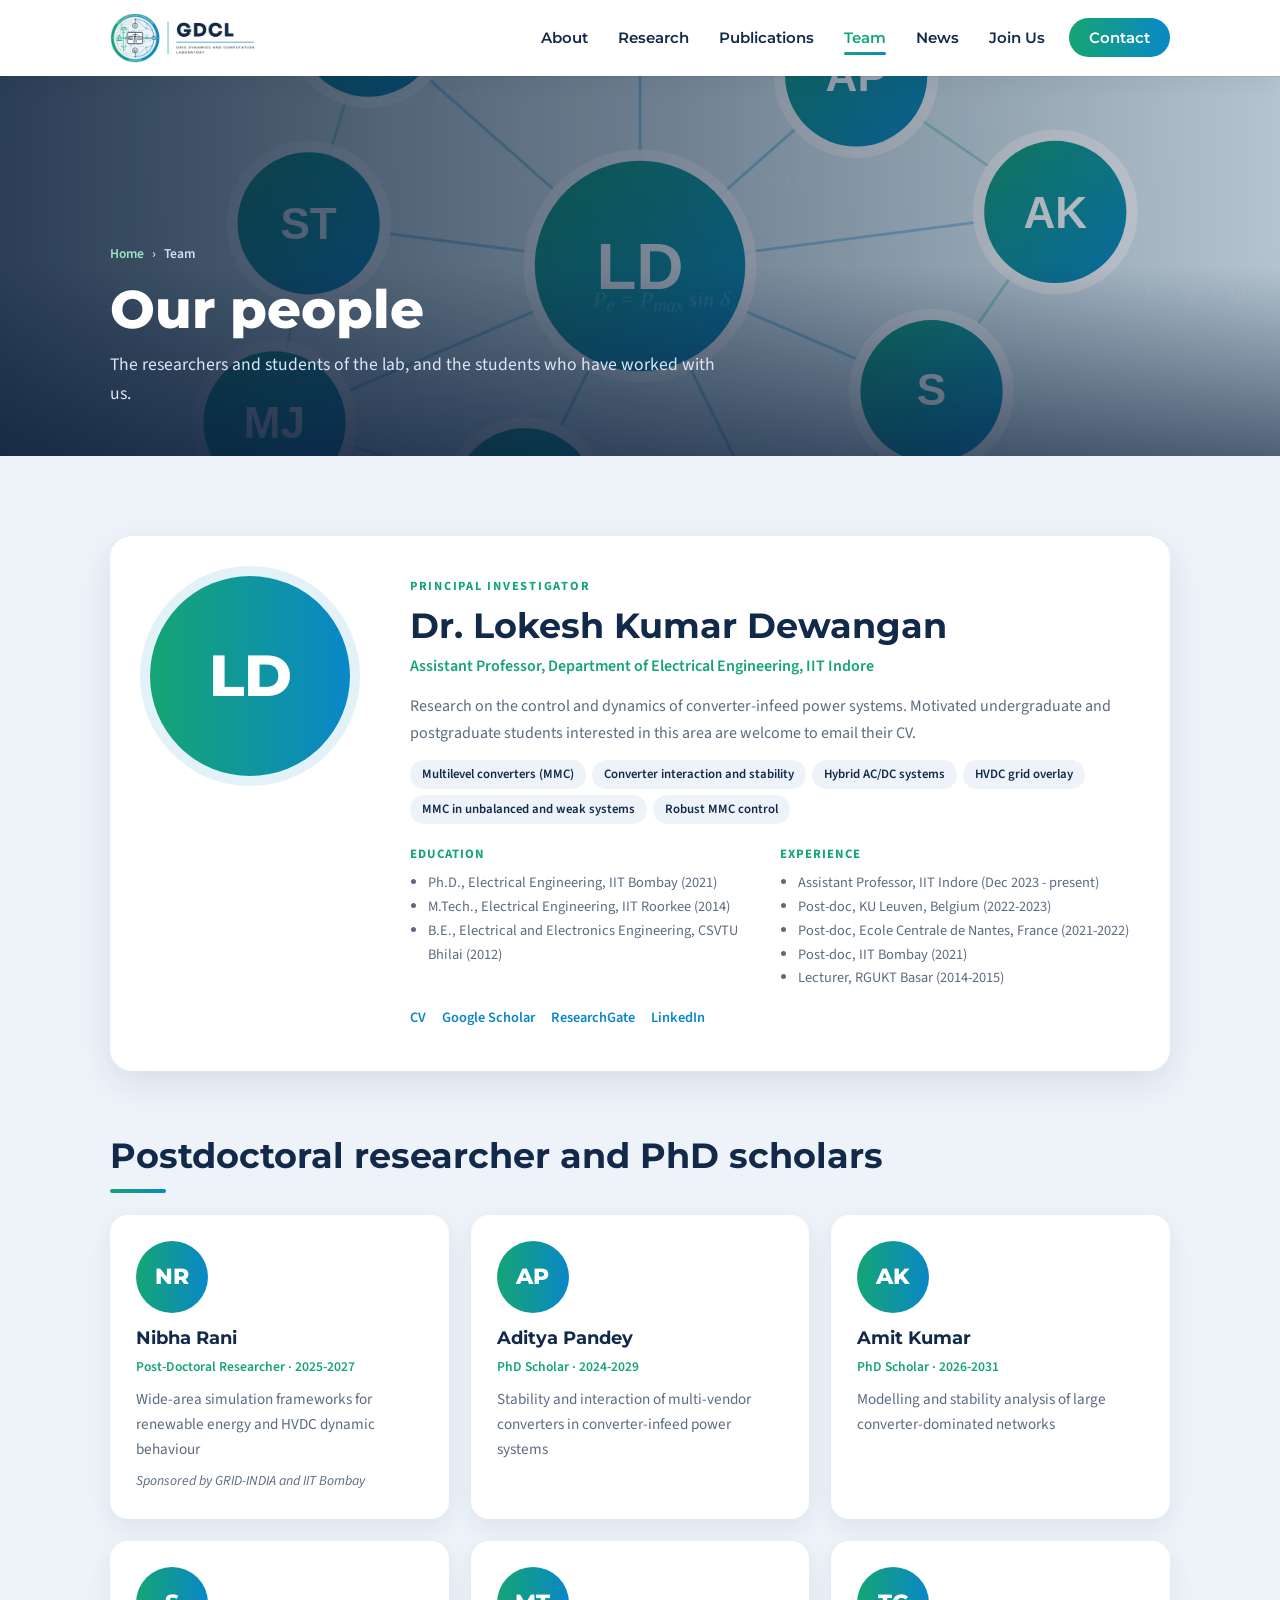
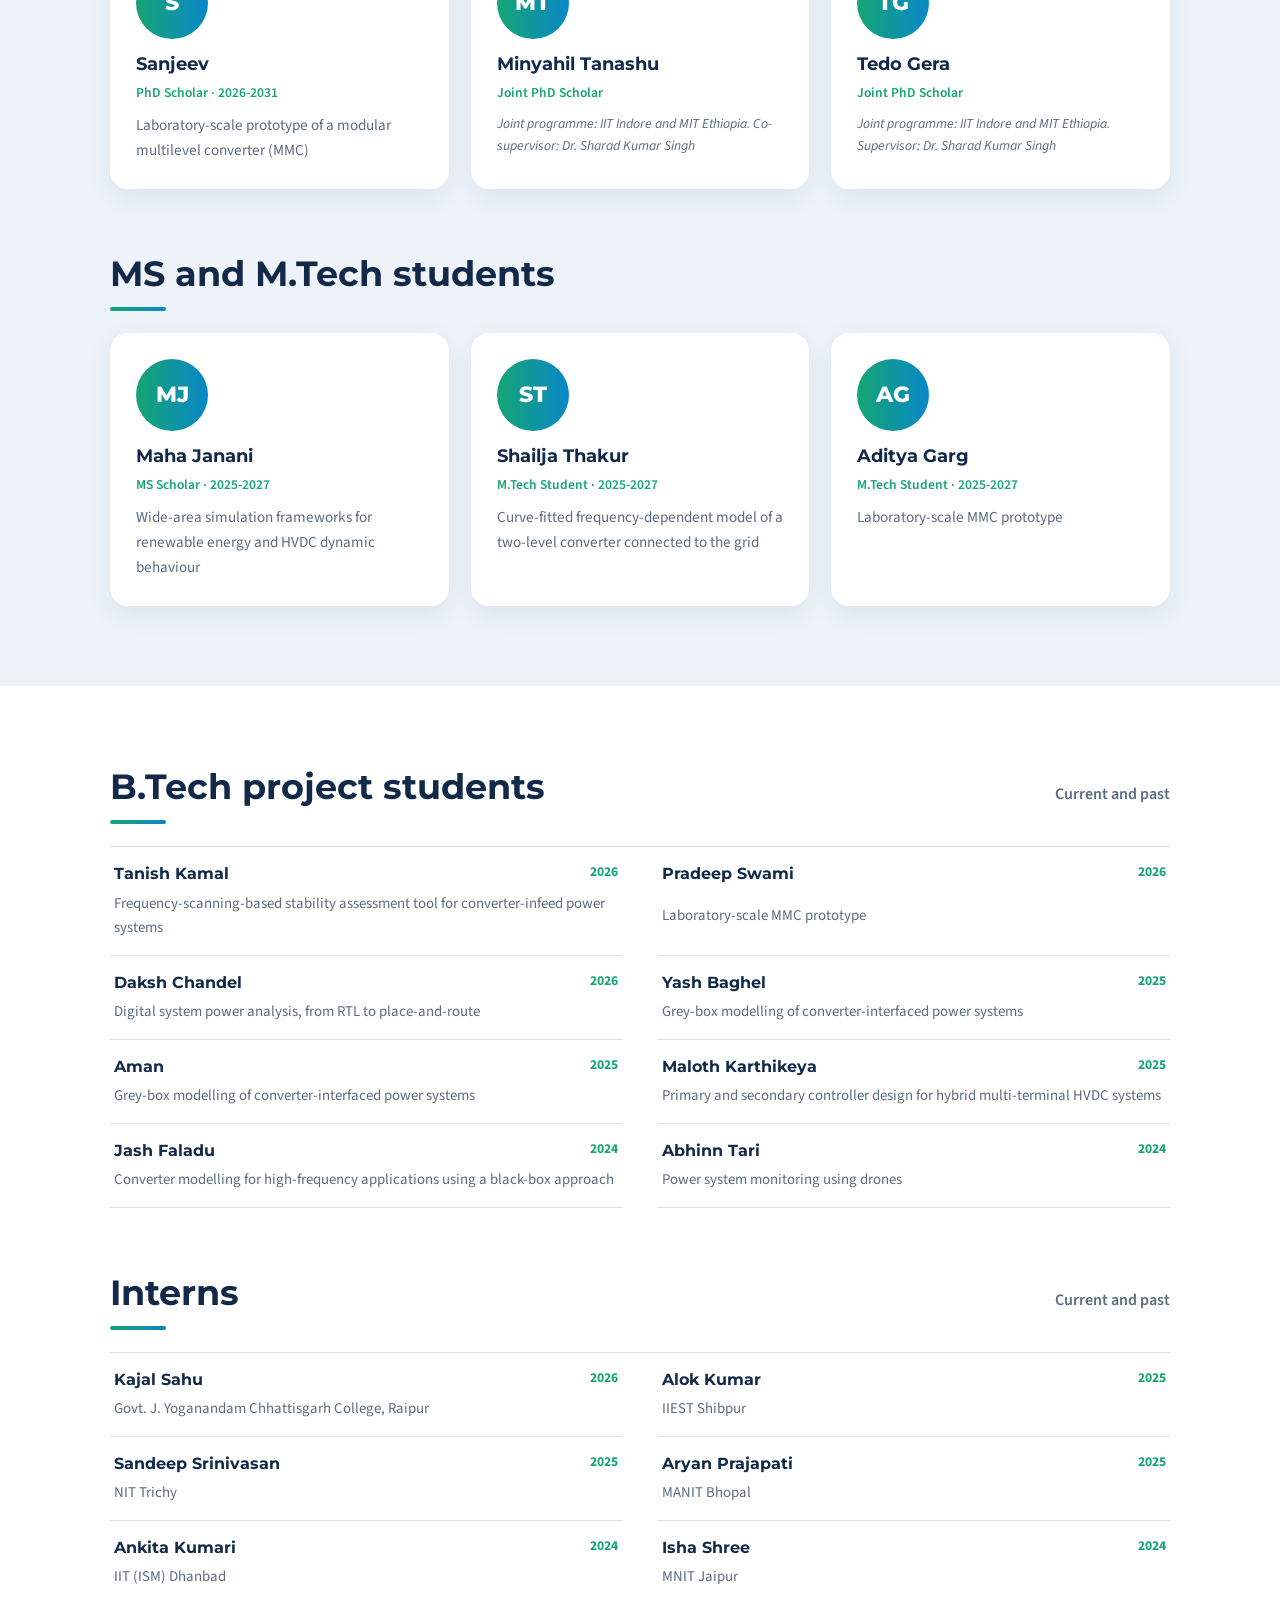
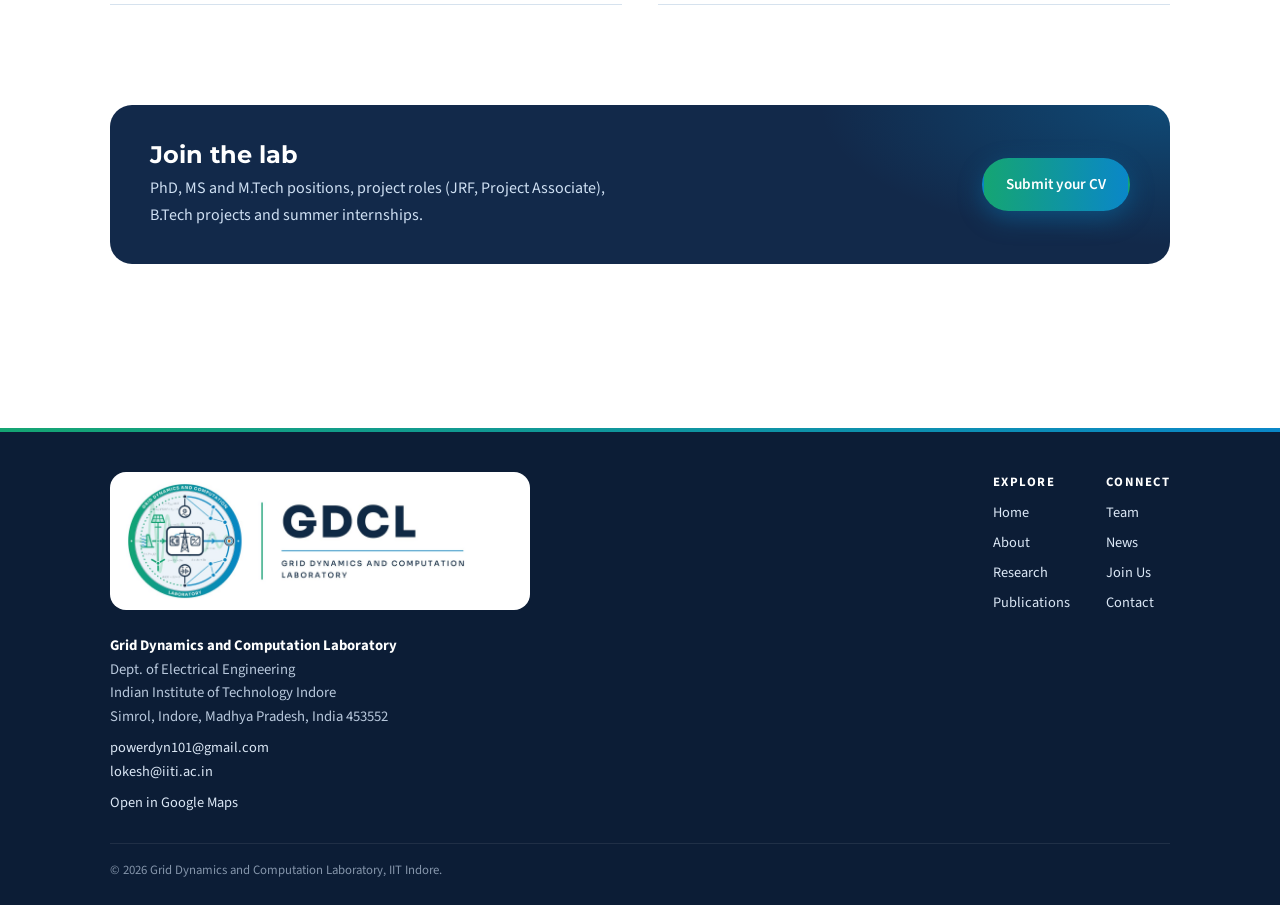
<file: team.html>
<!DOCTYPE html>
<html lang="en">
<head>
<meta charset="utf-8">
<meta name="viewport" content="width=device-width, initial-scale=1">
<title>Team | Grid Dynamics and Computation Laboratory, IIT Indore</title>
<meta name="description" content="Principal investigator, researchers and students of the Grid Dynamics and Computation Laboratory.">
<link rel="icon" href="images/favicon.png">
<link rel="stylesheet" href="style.css">
<link rel="stylesheet" href="home.css">
<link rel="stylesheet" href="pages.css">
</head>
<body>

<header id="site-header"></header>

<main>
<section class="p-hero">
  <img src="images/people.svg" alt="" style="object-position:50% 50%">
  <div class="h-eqs" aria-hidden="true"><span class="eq">P<sub>e</sub> = P<sub>max</sub> sin δ</span><span class="eq">λ = σ ± jω</span><span class="eq">ẋ = Ax + Bu</span><span class="eq">det(λI − A) = 0</span><span class="eq">I = YV</span><span class="eq">ζ = −σ/|λ|</span><span class="eq">S = P + jQ</span></div>
  <div class="wrap">
    <div class="p-crumb"><a href="index.html">Home</a><span aria-hidden="true">›</span><span>Team</span></div>
    <h1>Our people</h1>
    <p>The researchers and students of the lab, and the students who have worked with us.</p>
  </div>
</section>

<section class="alt p-sec" id="team">
  <div class="wrap reveal">
    <div class="p-pi">
      <div class="ava" aria-hidden="true">LD</div>
      <div>
        <div class="eyebrow">Principal Investigator</div>
        <h2>Dr. Lokesh Kumar Dewangan</h2>
        <div class="role">Assistant Professor, Department of Electrical Engineering, IIT Indore</div>
        <p style="color:var(--muted);margin-bottom:14px">Research on the control and dynamics of converter-infeed power systems. Motivated undergraduate and postgraduate students interested in this area are welcome to email their CV.</p>
        <div>
          <span class="pill">Multilevel converters (MMC)</span><span class="pill">Converter interaction and stability</span><span class="pill">Hybrid AC/DC systems</span><span class="pill">HVDC grid overlay</span><span class="pill">MMC in unbalanced and weak systems</span><span class="pill">Robust MMC control</span>
        </div>
        <div class="cols">
          <div><h4>Education</h4><ul>
            <li>Ph.D., Electrical Engineering, IIT Bombay (2021)</li>
            <li>M.Tech., Electrical Engineering, IIT Roorkee (2014)</li>
            <li>B.E., Electrical and Electronics Engineering, CSVTU Bhilai (2012)</li></ul></div>
          <div><h4>Experience</h4><ul>
            <li>Assistant Professor, IIT Indore (Dec 2023 - present)</li>
            <li>Post-doc, KU Leuven, Belgium (2022-2023)</li>
            <li>Post-doc, Ecole Centrale de Nantes, France (2021-2022)</li>
            <li>Post-doc, IIT Bombay (2021)</li>
            <li>Lecturer, RGUKT Basar (2014-2015)</li></ul></div>
        </div>
        <div class="plinks"><a href="https://indianinstituteoftechindore-my.sharepoint.com/:b:/g/personal/lokesh_iiti_ac_in/IQBvGZTJr4P_RLuPF59myPk6AbjSD-F1Nb3Juj80oV_O0eA?e=WfQrUM" target="_blank" rel="noopener">CV</a><a href="https://scholar.google.co.in/citations?user=wXwfi3kAAAAJ&hl=en" target="_blank" rel="noopener">Google Scholar</a><a href="https://www.researchgate.net/profile/Lokesh-Dewangan" target="_blank" rel="noopener">ResearchGate</a><a href="https://www.linkedin.com/in/lokesh-kumar-dewangan-854a4169/" target="_blank" rel="noopener">LinkedIn</a></div>
      </div>
    </div>

    <div class="p-grp"><h2>Postdoctoral researcher and PhD scholars</h2></div>
    <div class="p-people">
      <article class="p-person"><div class="ava">NR</div><h3>Nibha Rani</h3><div class="role">Post-Doctoral Researcher · 2025-2027</div><p>Wide-area simulation frameworks for renewable energy and HVDC dynamic behaviour</p><p class="note">Sponsored by GRID-INDIA and IIT Bombay</p></article>
      <article class="p-person"><div class="ava">AP</div><h3>Aditya Pandey</h3><div class="role">PhD Scholar · 2024-2029</div><p>Stability and interaction of multi-vendor converters in converter-infeed power systems</p></article>
      <article class="p-person"><div class="ava">AK</div><h3>Amit Kumar</h3><div class="role">PhD Scholar · 2026-2031</div><p>Modelling and stability analysis of large converter-dominated networks</p></article>
      <article class="p-person"><div class="ava">S</div><h3>Sanjeev</h3><div class="role">PhD Scholar · 2026-2031</div><p>Laboratory-scale prototype of a modular multilevel converter (MMC)</p></article>
      <article class="p-person"><div class="ava">MT</div><h3>Minyahil Tanashu</h3><div class="role">Joint PhD Scholar</div><p class="note">Joint programme: IIT Indore and MIT Ethiopia. Co-supervisor: Dr. Sharad Kumar Singh</p></article>
      <article class="p-person"><div class="ava">TG</div><h3>Tedo Gera</h3><div class="role">Joint PhD Scholar</div><p class="note">Joint programme: IIT Indore and MIT Ethiopia. Supervisor: Dr. Sharad Kumar Singh</p></article>
    </div>

    <div class="p-grp"><h2>MS and M.Tech students</h2></div>
    <div class="p-people">
      <article class="p-person"><div class="ava">MJ</div><h3>Maha Janani</h3><div class="role">MS Scholar · 2025-2027</div><p>Wide-area simulation frameworks for renewable energy and HVDC dynamic behaviour</p></article>
      <article class="p-person"><div class="ava">ST</div><h3>Shailja Thakur</h3><div class="role">M.Tech Student · 2025-2027</div><p>Curve-fitted frequency-dependent model of a two-level converter connected to the grid</p></article>
      <article class="p-person"><div class="ava">AG</div><h3>Aditya Garg</h3><div class="role">M.Tech Student · 2025-2027</div><p>Laboratory-scale MMC prototype</p></article>
    </div>
  </div>
</section>

<section class="p-sec">
  <div class="wrap reveal">
    <div class="p-grp" style="margin-top:0"><h2>B.Tech project students</h2><span>Current and past</span></div>
    <ul class="p-plain">
      <li><b>Tanish Kamal</b><time>2026</time><span>Frequency-scanning-based stability assessment tool for converter-infeed power systems</span></li>
      <li><b>Pradeep Swami</b><time>2026</time><span>Laboratory-scale MMC prototype</span></li>
      <li><b>Daksh Chandel</b><time>2026</time><span>Digital system power analysis, from RTL to place-and-route</span></li>
      <li><b>Yash Baghel</b><time>2025</time><span>Grey-box modelling of converter-interfaced power systems</span></li>
      <li><b>Aman</b><time>2025</time><span>Grey-box modelling of converter-interfaced power systems</span></li>
      <li><b>Maloth Karthikeya</b><time>2025</time><span>Primary and secondary controller design for hybrid multi-terminal HVDC systems</span></li>
      <li><b>Jash Faladu</b><time>2024</time><span>Converter modelling for high-frequency applications using a black-box approach</span></li>
      <li><b>Abhinn Tari</b><time>2024</time><span>Power system monitoring using drones</span></li>
    </ul>
    <div class="p-grp"><h2>Interns</h2><span>Current and past</span></div>
    <ul class="p-plain">
      <li><b>Kajal Sahu</b><time>2026</time><span>Govt. J. Yoganandam Chhattisgarh College, Raipur</span></li>
      <li><b>Alok Kumar</b><time>2025</time><span>IIEST Shibpur</span></li>
      <li><b>Sandeep Srinivasan</b><time>2025</time><span>NIT Trichy</span></li>
      <li><b>Aryan Prajapati</b><time>2025</time><span>MANIT Bhopal</span></li>
      <li><b>Ankita Kumari</b><time>2024</time><span>IIT (ISM) Dhanbad</span></li>
      <li><b>Isha Shree</b><time>2024</time><span>MNIT Jaipur</span></li>
    </ul>
  </div>
</section>
<section class="h-join p-sec tight">
  <div class="wrap h-join-inner reveal">
    <div>
      <h3>Join the lab</h3>
      <p>PhD, MS and M.Tech positions, project roles (JRF, Project Associate), B.Tech projects and summer internships.</p>
    </div>
    <a class="btn primary" href="https://docs.google.com/forms/d/e/1FAIpQLSeubSmCvU0OahdhebVljgupJyZ5eQfEjfkGy8SmHtwso7TkWA/viewform?usp=dialog" target="_blank" rel="noopener">Submit your CV</a>
  </div>
</section>
<div style="height:84px"></div>
</main>

<footer id="site-footer"></footer>

<script src="script.js"></script>
</body>
</html>
</file>
<file: style.css>
@import url('https://fonts.googleapis.com/css2?family=Montserrat:wght@500;600;700;800&family=Source+Sans+3:wght@400;600&display=swap');
:root{
    --navy:#12294A; --navy-2:#0c1d36;
    --green:#15A573; --blue:#0A87C8;
    --copper:#B5651D; --bg:#EDF3F9; --white:#fff;
    --text:#1b2a3d; --muted:#5b6b80;
    --grad:linear-gradient(90deg,var(--green),var(--blue));
    --radius:16px;
  }
  *{box-sizing:border-box;margin:0;padding:0}
  html{scroll-behavior:smooth;scroll-padding-top:90px}
  body{font-family:"Source Sans 3","Segoe UI",system-ui,-apple-system,Roboto,Helvetica,Arial,sans-serif;color:var(--text);background:var(--white);line-height:1.65}
  h1,h2,h3{font-family:Montserrat,"Segoe UI",system-ui,sans-serif;line-height:1.2;color:var(--navy)}
  a{color:var(--blue);text-decoration:none}
  a:hover{text-decoration:underline}
  img{max-width:100%;display:block}
  .wrap{max-width:1100px;margin:0 auto;padding:0 20px}

  /* NAV (white, EnergyVille-style) */
  header{position:sticky;top:0;z-index:50;background:#fff;box-shadow:0 1px 0 rgba(18,41,74,.08),0 6px 20px rgba(18,41,74,.06)}
  .topbar{background:var(--navy);color:#b8c8dc;font-size:.78rem}
  .topbar .wrap{display:flex;justify-content:space-between;align-items:center;height:34px;gap:16px}
  .topbar a{color:#dbe7f5;margin-left:18px;font-weight:500}
  .topbar .tb-links{white-space:nowrap}
  .nav{display:flex;align-items:center;justify-content:space-between;height:76px}
  .brand{display:flex;align-items:center;gap:12px;color:var(--navy)}
  .brand:hover{text-decoration:none}
  .brand img{height:50px;width:auto}
  nav ul{display:flex;gap:2px;list-style:none;align-items:center}
  nav a{color:var(--navy);padding:10px 14px;border-radius:8px;font-size:.95rem;font-weight:600;transition:.2s;font-family:Montserrat,"Segoe UI",sans-serif;position:relative}
  nav a:hover{color:var(--green);text-decoration:none}
  nav a.cta{background:var(--grad);color:#fff;border-radius:999px;padding:10px 20px;margin-left:8px}
  nav a.cta:hover{color:#fff;filter:brightness(1.05)}
  .burger{display:none;background:none;border:0;color:var(--navy);font-size:1.7rem;cursor:pointer}

  /* HERO */
  .hero{position:relative;overflow:hidden;background:radial-gradient(1200px 500px at 80% -10%,#1d4a7a 0%,transparent 60%),var(--navy);color:#fff;padding:90px 0 110px}
  .hero .eq{position:absolute;font-family:"Cambria Math","Times New Roman",serif;font-style:italic;color:rgba(255,255,255,.09);font-size:1.5rem;white-space:nowrap;pointer-events:none;user-select:none}
  .hero canvas{position:absolute;inset:0;width:100%;height:100%;opacity:.55}
  .hero .wrap{position:relative;display:grid;grid-template-columns:1.25fr .75fr;gap:40px;align-items:center}
  .tag{display:inline-block;font-size:.78rem;letter-spacing:.14em;text-transform:uppercase;font-weight:700;background:var(--grad);-webkit-background-clip:text;background-clip:text;color:transparent;margin-bottom:14px}
  .hero h1{color:#fff;font-size:clamp(2rem,4.6vw,3.4rem);margin-bottom:18px}
  .hero h1 span{background:var(--grad);-webkit-background-clip:text;background-clip:text;color:transparent}
  .hero p{color:#cfe0f3;font-size:1.1rem;max-width:560px;margin-bottom:28px}
  .btns{display:flex;flex-wrap:wrap;gap:12px}
  .btn{display:inline-block;padding:12px 22px;border-radius:999px;font-weight:600;font-size:.95rem;transition:.2s;border:2px solid transparent}
  .btn:hover{text-decoration:none;transform:translateY(-2px)}
  .btn.primary{background:var(--grad);color:#fff;box-shadow:0 8px 24px rgba(10,135,200,.35)}
  .btn.ghost{border-color:rgba(255,255,255,.4);color:#fff}
  .btn.ghost:hover{background:rgba(255,255,255,.1)}
  .logo-big{display:flex;justify-content:center}
  .logo-big img,.logo-big svg{width:min(300px,70vw);height:auto;border-radius:50%;background:#fff;box-shadow:0 0 0 8px rgba(255,255,255,.08),0 30px 60px rgba(0,0,0,.4);animation:float 6s ease-in-out infinite}
  @keyframes float{50%{transform:translateY(-10px)}}

  /* SECTIONS */
  section{padding:84px 0}
  section.alt{background:var(--bg)}
  .eyebrow{font-size:.78rem;text-transform:uppercase;letter-spacing:.14em;font-weight:700;color:var(--green);margin-bottom:8px}
  h2{font-size:clamp(1.6rem,3vw,2.2rem);margin-bottom:14px}
  h2::after{content:"";display:block;width:56px;height:4px;border-radius:4px;background:var(--grad);margin-top:12px}
  .lead{color:var(--muted);max-width:720px;margin-bottom:34px;font-size:1.05rem}
  .grid{display:grid;gap:22px}
  .g2{grid-template-columns:repeat(2,1fr)}
  .g3{grid-template-columns:repeat(3,1fr)}
  .g4{grid-template-columns:repeat(4,1fr)}
  .card{background:#fff;border-radius:var(--radius);padding:26px;box-shadow:0 6px 24px rgba(18,41,74,.08);border-top:4px solid var(--green);transition:.25s}
  .card:hover{transform:translateY(-5px);box-shadow:0 14px 34px rgba(18,41,74,.14)}
  .card:nth-child(even){border-top-color:var(--blue)}
  .card h3{font-size:1.1rem;margin-bottom:8px}
  .card p{color:var(--muted);font-size:.96rem}
  .icon{font-size:1.9rem;margin-bottom:10px}
  .eqline{font-family:"Cambria Math","Times New Roman",serif;font-style:italic;color:var(--blue);margin-top:12px;font-size:1.02rem}

  /* STATS */
  .stats{display:grid;grid-template-columns:repeat(4,1fr);gap:18px;margin-top:40px}
  .stat{text-align:center;padding:22px;border-radius:var(--radius);background:var(--navy);color:#fff}
  .stat b{display:block;font-size:2.1rem;font-family:Montserrat,sans-serif;background:var(--grad);-webkit-background-clip:text;background-clip:text;color:transparent}
  .stat span{font-size:.85rem;opacity:.8}

  /* DEMO */
  .demo{background:var(--navy);color:#fff;border-radius:22px;padding:30px;display:grid;grid-template-columns:1fr 1.5fr;gap:30px;align-items:center}
  .demo h3{color:#fff;margin-bottom:8px}
  .demo p{color:#cfe0f3;font-size:.95rem;margin-bottom:16px}
  .ctrl{margin-bottom:12px;font-size:.88rem}
  .ctrl label{display:flex;justify-content:space-between;margin-bottom:4px;color:#dbe7f5}
  .ctrl input{width:100%;accent-color:var(--green)}
  .demo canvas{width:100%;height:260px;background:#0c1d36;border-radius:14px;display:block}
  #status{margin-top:10px;font-size:.85rem;font-weight:600}

  /* PUBLICATIONS */
  .pubs{list-style:none}
  .year{font-family:Montserrat,sans-serif;font-weight:800;color:var(--blue);margin:28px 0 10px;font-size:1.25rem}
  .pub{background:#fff;border-left:4px solid var(--green);border-radius:10px;padding:14px 18px;margin-bottom:10px;box-shadow:0 3px 12px rgba(18,41,74,.06);font-size:.96rem}
  .pub em{color:var(--muted)}
  .pub .links a{font-size:.82rem;font-weight:600;margin-right:12px}

  /* TEAM */
  .person{text-align:center}
  .avatar{width:110px;height:110px;border-radius:50%;margin:0 auto 14px;background:var(--grad);display:flex;align-items:center;justify-content:center;color:#fff;font-weight:700;font-size:1.9rem;font-family:Montserrat,sans-serif}
  .role{color:var(--green);font-weight:600;font-size:.85rem;margin-bottom:6px}

  /* NEWS */
  .news{display:grid;gap:14px}
  .item{display:grid;grid-template-columns:110px 1fr;gap:18px;background:#fff;border-radius:12px;padding:16px 20px;box-shadow:0 3px 12px rgba(18,41,74,.07);align-items:start}
  .date{font-weight:700;color:#fff;background:var(--navy);border-radius:8px;text-align:center;padding:8px 6px;font-size:.82rem}

  /* JOIN / CONTACT */
  .join{background:var(--navy);color:#fff;border-radius:22px;padding:42px;position:relative;overflow:hidden}
  .join h2{color:#fff}
  .join p{color:#cfe0f3;max-width:640px;margin-bottom:20px}
  .join ul{margin:0 0 24px 20px;color:#dbe7f5}
  form{display:grid;gap:14px}
  input[type=text],input[type=email],textarea,select{width:100%;padding:12px 14px;border-radius:10px;border:1.5px solid #c9d6e6;font:inherit;background:#fff}
  input:focus,textarea:focus,select:focus{outline:2px solid var(--blue);border-color:var(--blue)}
  textarea{min-height:120px;resize:vertical}
  .contact-grid{display:grid;grid-template-columns:1fr 1.2fr;gap:36px}
  .contact-list{list-style:none}
  .contact-list li{margin-bottom:14px}
  .contact-list b{display:block;color:var(--navy)}

  footer{background:var(--navy-2);color:#b8c8dc;padding:40px 0 24px;border-top:4px solid transparent;border-image:var(--grad) 1}
  .foot{display:flex;justify-content:space-between;flex-wrap:wrap;gap:20px;margin-bottom:20px}
  footer a{color:#dbe7f5;margin-right:16px;font-size:.9rem}
  .copy{font-size:.8rem;opacity:.7;border-top:1px solid rgba(255,255,255,.12);padding-top:16px}

  /* --- added: publications, team, contact --- */
  .chips{display:flex;gap:8px;flex-wrap:wrap;margin-bottom:22px}
  .chip{border:1.5px solid var(--blue);background:#fff;color:var(--blue);border-radius:999px;padding:6px 18px;font:inherit;font-weight:600;font-size:.9rem;cursor:pointer;transition:.2s}
  .chip.on{background:var(--grad);color:#fff;border-color:transparent}
  .pub{display:grid;grid-template-columns:58px 1fr;gap:14px;align-items:start}
  .pub.hide{display:none}
  .yb{background:var(--navy);color:#fff;border-radius:8px;text-align:center;padding:4px 0;font-weight:700;font-size:.85rem}
  .badge{display:inline-block;font-size:.72rem;font-weight:700;padding:2px 10px;border-radius:999px;margin-left:8px;background:#fff1e3;color:var(--copper)}
  .badge.ok{background:#e3f7ef;color:#0b7a55}
  .pub .links{margin-top:4px}
  .grp{margin:38px 0 14px;font-size:1.15rem}
  .person .note{font-size:.84rem;font-style:italic;margin-top:6px}
  .pi{display:grid;grid-template-columns:130px 1fr;gap:26px;background:#fff;border-radius:var(--radius);padding:30px;box-shadow:0 6px 24px rgba(18,41,74,.08);border-top:4px solid var(--green);margin-top:26px}
  .pi .avatar{width:120px;height:120px;font-size:2.2rem;margin:0}
  .pi .role{color:var(--green);font-weight:600;font-size:.9rem}
  .pill{display:inline-block;background:var(--bg);color:var(--navy);border-radius:999px;padding:4px 12px;font-size:.8rem;font-weight:600;margin:0 6px 6px 0}
  .cols{display:grid;grid-template-columns:1fr 1fr;gap:20px;margin-top:14px}
  .cols h4{color:var(--green);font-size:.8rem;text-transform:uppercase;letter-spacing:.08em;margin-bottom:6px}
  .cols ul{margin-left:18px;color:var(--muted);font-size:.9rem}
  .plinks{margin-top:14px}
  .plinks a{font-weight:600;font-size:.9rem;margin-right:16px}
  .mini{list-style:none;display:grid;grid-template-columns:repeat(2,1fr);gap:10px}
  .mini li{background:#fff;border-radius:10px;padding:10px 14px;box-shadow:0 3px 12px rgba(18,41,74,.06);font-size:.92rem}
  .mini span{color:var(--muted);font-size:.86rem}
  .map{width:100%;height:320px;border:0;border-radius:16px;margin-top:30px;box-shadow:0 6px 24px rgba(18,41,74,.1)}
  @media(max-width:900px){.pi,.cols,.mini{grid-template-columns:1fr}.pi .avatar{margin:0 auto}}


  /* ===== multi-page additions ===== */
  nav a.active{color:var(--green)}
  nav a.active:not(.cta)::after{content:"";position:absolute;left:14px;right:14px;bottom:2px;height:3px;border-radius:3px;background:var(--grad)}
  nav a.cta.active{background:var(--grad);color:#fff}
  .pagehead{position:relative;overflow:hidden;background:radial-gradient(900px 360px at 85% -20%,#1d4a7a 0%,transparent 60%),var(--navy);color:#fff;padding:56px 0 50px}
  .pagehead .eq{position:absolute;font-family:"Cambria Math","Times New Roman",serif;font-style:italic;color:rgba(255,255,255,.08);font-size:1.4rem;white-space:nowrap;pointer-events:none}
  .pagehead .wrap{position:relative}
  .pagehead .crumb{font-size:.78rem;letter-spacing:.14em;text-transform:uppercase;font-weight:700;background:var(--grad);-webkit-background-clip:text;background-clip:text;color:transparent;margin-bottom:10px;display:inline-block}
  .pagehead h1{color:#fff;font-size:clamp(1.8rem,4vw,2.7rem);margin-bottom:8px}
  .pagehead p{color:#cfe0f3;max-width:680px;font-size:1.05rem}
  .pagehead + section{padding-top:64px}
  /* hero get-in-touch buttons */
  .touch{margin-top:26px;display:flex;flex-wrap:wrap;gap:14px}
  .btn.stack{display:flex;flex-direction:column;align-items:flex-start;gap:2px;border-radius:16px;padding:13px 22px;min-width:220px}
  .btn.stack small{font-weight:500;font-size:.78rem;opacity:.9}
  .btn.light{background:#fff;color:var(--navy);box-shadow:0 8px 24px rgba(0,0,0,.25)}
  .btn.light small{color:var(--muted)}
  .btn.warm{background:var(--copper);color:#fff;box-shadow:0 8px 24px rgba(181,101,29,.4)}
  .touchlabel{width:100%;font-size:.78rem;letter-spacing:.12em;text-transform:uppercase;color:#9fb6d1;font-weight:700;margin:6px 0 -4px}
  .more{margin-top:26px}
  /* about */
  .about-top{display:grid;grid-template-columns:1.5fr .5fr;gap:40px;align-items:center;margin-bottom:34px}
  .about-top .lead{max-width:none;margin-bottom:0}
  .vlogo img{width:100%;border-radius:18px;box-shadow:0 8px 28px rgba(18,41,74,.14)}
  /* footer */
  .foot{align-items:flex-start;gap:40px}
  .foot-brand{max-width:420px}
  .flogo{display:inline-block;background:#fff;border-radius:16px;padding:10px 16px;margin:0 0 16px;line-height:0}
  .flogo img{width:min(340px,100%);height:auto}
  .foot-brand p{font-size:.92rem;line-height:1.6;margin-bottom:8px}
  .foot-brand a{margin:0}
  .foot-brand .flogo{margin:0 0 16px}
  .foot-links{display:grid;grid-template-columns:repeat(2,auto);gap:4px 36px;font-size:.92rem}
  .foot-links a{display:block;margin:0 0 6px}
  .foot-links h4{color:#fff;font-size:.8rem;text-transform:uppercase;letter-spacing:.1em;margin:0 0 8px}
  .formframe{width:100%;height:760px;border:0;border-radius:16px;background:#fff;box-shadow:0 6px 24px rgba(18,41,74,.1)}
  @media(max-width:900px){.about-top{grid-template-columns:1fr}.vlogo{max-width:260px}.foot-links{grid-template-columns:1fr 1fr}}
  /* reveal */
  .reveal{animation:rise .8s ease both}
  @keyframes rise{from{opacity:.001;transform:translateY(18px)}}

  @media(max-width:900px){
    .hero .wrap,.demo,.contact-grid{grid-template-columns:1fr}
    .logo-big{order:-1}
    .g3,.g4,.stats{grid-template-columns:repeat(2,1fr)}
    .g2{grid-template-columns:1fr}
    .burger{display:block}
    nav ul{position:absolute;top:76px;left:0;right:0;background:#fff;flex-direction:column;align-items:stretch;padding:10px 20px 18px;display:none;box-shadow:0 12px 24px rgba(18,41,74,.12)}
    .brand img{height:42px}
    nav ul.open{display:flex}
  }
  @media(max-width:560px){
    .g3,.g4,.stats{grid-template-columns:1fr}
    .item{grid-template-columns:1fr}
    section{padding:60px 0}
    .join{padding:28px}
  }
  @media(prefers-reduced-motion:reduce){
    html{scroll-behavior:auto}.reveal{animation:none}.logo-big img,.logo-big svg{animation:none}
  }
</file>
<file: home.css>
/* ======================================================================
   Home page (EnergyVille-style layout). Uses the tokens from style.css.
   ====================================================================== */

/* 1. Hero: full-width picture, headline over a dark gradient */
.h-hero{position:relative;overflow:hidden;color:#fff;background:var(--navy-2);min-height:560px;display:flex;flex-direction:column;justify-content:flex-end;padding:0}
.h-hero-img{position:absolute;inset:0;z-index:0;width:100%;height:100%;object-fit:cover;object-position:50% 60%;max-width:none}
.h-hero::before{content:"";position:absolute;inset:0;z-index:1;background:linear-gradient(90deg,rgba(10,30,58,.72) 0%,rgba(10,30,58,.35) 42%,rgba(10,30,58,0) 70%),linear-gradient(0deg,rgba(10,30,58,.55) 0%,rgba(10,30,58,0) 35%)}
.h-eqs{position:absolute;inset:0;z-index:0;pointer-events:none;overflow:hidden}
.h-eqs .eq{position:absolute;left:0;top:0;font-family:"Cambria Math","Times New Roman",serif;font-style:italic;color:rgba(255,255,255,.22);font-size:clamp(1rem,1.7vw,1.5rem);white-space:nowrap;will-change:transform}
.h-hero h1{text-shadow:0 2px 24px rgba(10,30,58,.45)}
.h-hero .wrap{position:relative;z-index:2;width:100%}
.h-hero-inner{padding-top:120px;padding-bottom:40px}
.h-hero h1{color:#fff;font-size:clamp(2.1rem,5vw,3.9rem);font-weight:800;max-width:780px;line-height:1.08;letter-spacing:-.01em;text-wrap:balance;margin-bottom:30px}
.h-pill{display:inline-flex;align-items:center;gap:14px;background:#fff;color:var(--navy);font-family:Montserrat,sans-serif;font-weight:700;padding:8px 8px 8px 24px;border-radius:999px;box-shadow:0 10px 30px rgba(0,0,0,.3);transition:.2s}
.h-pill b{display:grid;place-items:center;width:40px;height:40px;border-radius:50%;background:var(--grad);color:#fff;font-size:1.4rem;line-height:1}
.h-pill:hover{text-decoration:none;transform:translateX(4px)}
.h-hero-foot{display:flex;flex-wrap:wrap;gap:8px 28px;padding-top:18px;padding-bottom:22px;border-top:1px solid rgba(255,255,255,.18);font-size:.85rem;letter-spacing:.06em;text-transform:uppercase;color:#cfe0f3;font-weight:600}
.h-hero-foot span::before{content:"";display:inline-block;width:8px;height:8px;border-radius:50%;background:var(--green);margin-right:10px;vertical-align:1px}

/* shared link style: "Read more ›" */
.h-more{display:inline-flex;align-items:center;gap:8px;font-family:Montserrat,sans-serif;font-weight:700;color:var(--blue);font-size:.95rem}
.h-more b{font-size:1.25rem;line-height:1;transition:.2s}
.h-more:hover{text-decoration:none}
.h-more:hover b{transform:translateX(4px)}
.h-more.light{color:#fff}

/* 2. Statement */
.h-statement{padding:90px 0 40px}
.h-statement-grid{display:grid;grid-template-columns:1.2fr 1fr;gap:56px;align-items:end}
.h-big{font-size:clamp(1.7rem,3.4vw,2.6rem);font-weight:800;line-height:1.18;text-wrap:balance;margin:0}
.h-big::after{display:none}
.h-statement p{color:var(--muted);font-size:1.1rem;margin-bottom:18px;max-width:60ch}

/* 3. Alternating rows */
.h-blocks{padding:50px 0 90px}
.h-blocks .wrap{display:grid;gap:64px}
.h-row{display:grid;grid-template-columns:1fr 1fr;gap:56px;align-items:center}
.h-row.flip .h-img{order:2}
.h-img{border-radius:22px;overflow:hidden;aspect-ratio:4/3;max-width:100%;box-shadow:0 18px 40px rgba(18,41,74,.16)}
.h-img img{width:100%;height:100%;object-fit:cover;transition:transform .6s}
.h-row:hover .h-img img{transform:scale(1.04)}
.h-txt{min-width:0}
.h-txt h3{font-size:clamp(1.4rem,2.4vw,1.9rem);font-weight:800;margin-bottom:14px;text-wrap:balance}
.h-txt p{color:var(--muted);font-size:1.05rem;margin-bottom:18px;max-width:58ch}
.h-feature{display:grid;grid-template-columns:auto 1fr;gap:28px;align-items:start;background:linear-gradient(120deg,var(--green),var(--blue));color:#fff;border-radius:22px;padding:34px 38px;box-shadow:0 18px 40px rgba(10,135,200,.25);transition:.25s}
.h-feature:hover{text-decoration:none;transform:translateY(-4px)}
.h-feature-badge{background:#fff;color:var(--navy);font-family:Montserrat,sans-serif;font-weight:800;font-size:.75rem;letter-spacing:.12em;text-transform:uppercase;padding:8px 14px;border-radius:999px}
.h-feature-meta{font-size:.85rem;font-weight:600;letter-spacing:.04em;opacity:.9;margin-bottom:6px}
.h-feature h3{color:#fff;font-size:clamp(1.1rem,2vw,1.4rem);margin-bottom:12px;text-wrap:balance}

/* 4. Domain tiles */
.h-tiles{display:grid;grid-template-columns:repeat(4,1fr);gap:18px}
.h-tile{position:relative;display:block;border-radius:18px;overflow:hidden;aspect-ratio:3/4;max-width:100%;color:#fff;box-shadow:0 10px 28px rgba(18,41,74,.14)}
.h-tile img{position:absolute;inset:0;width:100%;height:100%;object-fit:cover;transition:transform .6s}
.h-tile::after{content:"";position:absolute;inset:0;background:linear-gradient(0deg,rgba(7,20,40,.92) 0%,rgba(7,20,40,.35) 55%,rgba(7,20,40,.05) 100%)}
.h-tile>div{position:absolute;left:0;right:0;bottom:0;z-index:1;padding:22px}
.h-tile span{font-family:"Cambria Math","Times New Roman",serif;font-style:italic;color:#9fe3c6;font-size:.95rem}
.h-tile h3{color:#fff;font-size:1.15rem;margin:6px 0 10px;text-wrap:balance}
.h-tile b{font-family:Montserrat,sans-serif;font-size:.85rem;color:#cfe0f3}
.h-tile:hover{text-decoration:none}
.h-tile:hover img{transform:scale(1.06)}

/* 5. News cards */
.h-cards{display:grid;grid-template-columns:repeat(3,1fr);gap:24px}
.h-card{display:flex;flex-direction:column;background:#fff;border-radius:18px;overflow:hidden;box-shadow:0 8px 26px rgba(18,41,74,.1);color:var(--text);transition:.25s}
.h-card:hover{text-decoration:none;transform:translateY(-5px);box-shadow:0 16px 36px rgba(18,41,74,.16)}
.h-card-img{aspect-ratio:16/9;overflow:hidden}
.h-card-img img{width:100%;height:100%;object-fit:cover}
.h-card-body{padding:22px 24px 26px;display:flex;flex-direction:column;gap:10px;flex:1}
.h-card-meta{display:flex;align-items:center;gap:10px;font-size:.85rem;color:var(--muted);font-weight:600}
.chip-s{background:#e3f7ef;color:#0b7a55;border-radius:999px;padding:2px 10px;font-size:.75rem;font-weight:700;letter-spacing:.04em;text-transform:uppercase}
.chip-s.warm{background:#fff1e3;color:var(--copper)}
.h-card h3{font-size:1.08rem;text-wrap:balance}
.h-card p{color:var(--muted);font-size:.95rem;flex:1}

/* 6. Join band */
.h-join{padding:0}
.h-join-inner{max-width:1060px;display:flex;justify-content:space-between;align-items:center;gap:24px;flex-wrap:wrap;background:var(--navy);color:#fff;border-radius:22px;padding:36px 40px;background-image:radial-gradient(500px 200px at 100% 0%,rgba(10,135,200,.35),transparent 70%)}
.h-join h3{color:#fff;font-size:1.5rem;margin-bottom:6px}
.h-join p{color:#cfe0f3;max-width:60ch}

/* 7. Questions band */
.h-ask{padding:80px 0 90px}
.h-ask-grid{display:grid;grid-template-columns:1.4fr 1fr;gap:40px;align-items:center}
.h-ask .lead{margin-bottom:0}
.h-ask-btns{display:flex;gap:12px;flex-wrap:wrap;justify-content:flex-end}
.btn.outline{border-color:var(--blue);color:var(--blue)}
.btn.outline:hover{background:var(--bg)}


/* Research interests */
.h-interests{display:grid;grid-template-columns:.8fr 1.6fr;gap:40px;margin-top:48px;background:#fff;border-radius:22px;padding:36px 40px;box-shadow:0 8px 26px rgba(18,41,74,.08)}
.h-int-head h3{font-size:1.6rem;font-weight:800;margin-bottom:14px}
.h-int-list{list-style:none;display:grid;grid-template-columns:1fr 1fr;gap:14px 28px;min-width:0}
.h-int-list li{position:relative;padding-left:30px;font-size:1.02rem;font-weight:600;color:var(--navy);line-height:1.45}
.h-int-list li::before{content:"";position:absolute;left:0;top:.2em;width:18px;height:18px;border-radius:50%;background:var(--grad);box-shadow:0 0 0 4px #e3f2f8}

/* News list */
.h-newslist{list-style:none;border-top:1px solid #d6e2ee}
.h-newslist li{border-bottom:1px solid #d6e2ee}
.h-newslist a{display:grid;grid-template-columns:120px 1fr auto;gap:20px;align-items:baseline;padding:18px 6px;color:var(--text);transition:background .2s}
.h-newslist a:hover{text-decoration:none;background:var(--bg)}
.h-newslist time{font-family:Montserrat,sans-serif;font-weight:700;font-size:.85rem;color:var(--green);letter-spacing:.04em;text-transform:uppercase}
.h-newslist span{min-width:0;color:var(--muted)}
.h-newslist b{color:var(--navy)}
.h-newslist i{font-style:normal;font-size:1.4rem;color:var(--blue);transition:transform .2s}
.h-newslist a:hover i{transform:translateX(4px)}

/* Events slideshow */
.h-show{position:relative;border-radius:22px;overflow:hidden;aspect-ratio:16/7;max-width:100%;background:var(--navy);box-shadow:0 18px 40px rgba(18,41,74,.18)}
.h-slide{position:absolute;inset:0;margin:0;opacity:0;transition:opacity .8s ease;pointer-events:none}
.h-slide.on{opacity:1;pointer-events:auto}
.h-slide img{width:100%;height:100%;object-fit:cover}
.h-slide::after{content:"";position:absolute;inset:0;background:linear-gradient(0deg,rgba(7,20,40,.95) 0%,rgba(7,20,40,.6) 40%,rgba(7,20,40,0) 75%)}
.h-slide figcaption{position:absolute;left:0;right:0;bottom:0;z-index:1;padding:30px 40px 54px;color:#fff;max-width:760px}
.h-slide time{font-family:Montserrat,sans-serif;font-size:.8rem;font-weight:700;letter-spacing:.1em;text-transform:uppercase;color:#9fe3c6}
.h-slide h3{color:#fff;font-size:clamp(1.15rem,2.4vw,1.7rem);margin:6px 0 8px;text-wrap:balance}
.h-slide p{color:#cfe0f3;font-size:.98rem}
.h-nav{position:absolute;top:50%;transform:translateY(-50%);z-index:2;width:46px;height:46px;border-radius:50%;border:0;background:rgba(255,255,255,.9);color:var(--navy);font-size:1.6rem;line-height:1;cursor:pointer;box-shadow:0 6px 18px rgba(0,0,0,.25)}
.h-nav:hover{background:#fff}
.h-nav:focus-visible,.h-dots button:focus-visible{outline:3px solid var(--green);outline-offset:2px}
.h-nav.prev{left:16px}.h-nav.next{right:16px}
.h-dots{position:absolute;left:40px;bottom:22px;z-index:2;display:flex;gap:8px}
.h-dots button{width:10px;height:10px;border-radius:999px;border:0;padding:0;background:rgba(255,255,255,.45);cursor:pointer;transition:.3s}
.h-dots button.on{width:30px;background:var(--green)}

@media(max-width:900px){
  .h-interests{grid-template-columns:1fr;gap:20px;padding:28px}
  .h-show{aspect-ratio:4/3}
}
@media(max-width:560px){
  .h-int-list{grid-template-columns:1fr}
  .h-newslist a{grid-template-columns:1fr auto;gap:4px 12px}
  .h-newslist time{grid-column:1/-1}
  .h-show{aspect-ratio:3/4}
  .h-slide figcaption{padding:20px 20px 48px}
  .h-dots{left:20px}
  .h-nav{top:30%;width:40px;height:40px}
  .h-eqs .eq:nth-child(n+6){display:none}
}
@media(prefers-reduced-motion:reduce){.h-eqs .eq{position:absolute;left:0;top:0;font-family:"Cambria Math","Times New Roman",serif;font-style:italic;color:rgba(255,255,255,.22);font-size:clamp(1rem,1.7vw,1.5rem);white-space:nowrap;will-change:transform}.h-slide{transition:none}}

@media(max-width:900px){
  .h-statement-grid,.h-row,.h-ask-grid{grid-template-columns:1fr;gap:28px}
  .h-row.flip .h-img{order:0}
  .h-tiles{grid-template-columns:repeat(2,1fr)}
  .h-cards{grid-template-columns:1fr}
  .h-ask-btns{justify-content:flex-start}
  .h-hero{min-height:500px}
  .h-hero-img{object-position:85% 60%}
}
@media(max-width:560px){
  .h-hero-inner{padding-top:90px}
  .h-hero-foot{font-size:.75rem;gap:6px 16px}
  .h-feature{grid-template-columns:1fr;padding:26px}
  .h-feature-badge{justify-self:start}
  .h-tiles{grid-template-columns:1fr 1fr;gap:12px}
  .h-tile>div{padding:14px}
  .h-tile h3{font-size:.98rem}
  .h-join-inner{padding:26px}
}
@media(prefers-reduced-motion:reduce){.h-img img,.h-tile img{transition:none}}

.h-events{padding-top:20px}
.h-join{padding-bottom:0}
</file>
<file: pages.css>
/* ======================================================================
   Sub-pages (About, Research, Publications, Team, News, Join, Contact).
   Builds on style.css tokens and the shared components in home.css.
   ====================================================================== */

/* Picture banner at the top of each sub-page */
.p-hero{position:relative;overflow:hidden;color:#fff;background:var(--navy-2);min-height:380px;display:flex;align-items:flex-end;padding:0}
.p-hero>img{position:absolute;inset:0;z-index:0;width:100%;height:100%;object-fit:cover;max-width:none}
.p-hero::before{content:"";position:absolute;inset:0;z-index:1;background:linear-gradient(90deg,rgba(10,30,58,.85) 0%,rgba(10,30,58,.55) 50%,rgba(10,30,58,.2) 100%),linear-gradient(0deg,rgba(10,30,58,.6) 0%,rgba(10,30,58,0) 50%)}
.p-hero .wrap{position:relative;z-index:2;width:100%;padding-top:90px;padding-bottom:48px}
.p-crumb{font-size:.85rem;font-weight:600;color:#cfe0f3;margin-bottom:14px;display:flex;gap:8px;align-items:center}
.p-crumb a{color:#9fe3c6}
.p-hero h1{color:#fff;font-size:clamp(2rem,4.6vw,3.3rem);font-weight:800;line-height:1.1;max-width:760px;text-wrap:balance;margin-bottom:12px}
.p-hero p{color:#dbe7f5;font-size:1.1rem;max-width:620px}

/* generic section spacing */
.p-sec{padding:80px 0}
.p-sec.tight{padding-top:20px}
.p-sec h2{margin-bottom:10px}
.p-eq{font-family:"Cambria Math","Times New Roman",serif;font-style:italic;color:var(--blue);font-size:1.05rem;margin:-4px 0 14px}

/* About: collaborator chips */
.p-chips{display:flex;flex-wrap:wrap;gap:8px;margin:4px 0 18px}
.p-chips span{background:var(--bg);color:var(--navy);border-radius:999px;padding:6px 14px;font-size:.88rem;font-weight:600}
.p-logo{max-width:260px;justify-self:end}
.p-logo img{border-radius:18px;box-shadow:0 12px 30px rgba(18,41,74,.14)}

/* Research: demo heading */
.p-demo-head{display:grid;grid-template-columns:1fr 1fr;gap:40px;align-items:end;margin-bottom:28px}
.p-demo-head .lead{margin-bottom:0}

/* Publications */
.p-pubtools{display:flex;justify-content:space-between;align-items:center;gap:16px;flex-wrap:wrap;margin-bottom:26px}
.p-pubtools .chips{margin:0}
.chip .n{opacity:.7;font-weight:500;margin-left:4px}
.p-pubtools a{font-weight:600;font-size:.95rem}
.p-publist{border-top:1px solid #d6e2ee}
.p-publist .pub{display:grid;grid-template-columns:72px 1fr 110px;gap:22px;align-items:start;background:none;border:0;border-bottom:1px solid #d6e2ee;border-radius:0;box-shadow:none;margin:0;padding:20px 6px}
.p-publist .pub.hide{display:none}
.p-publist .pub b{color:var(--navy);font-family:Montserrat,sans-serif;font-size:1rem;line-height:1.35;display:block;margin-bottom:4px}
.p-publist .pub .au{color:var(--text);font-size:.95rem}
.p-publist .pub em{display:block;color:var(--muted);font-size:.92rem;margin-top:2px}
.p-publist .yr{font-family:Montserrat,sans-serif;font-weight:800;color:var(--blue);font-size:1.05rem}
.p-publist .ty{justify-self:end;font-size:.72rem;font-weight:700;letter-spacing:.08em;text-transform:uppercase;padding:4px 10px;border-radius:999px;background:#e6f1fa;color:var(--blue);white-space:nowrap}
.p-publist .pub[data-type="conference"] .ty{background:#e3f7ef;color:#0b7a55}
.p-publist .pub[data-type="report"] .ty{background:#fff1e3;color:var(--copper)}
.p-publist .badge{margin:6px 8px 0 0}
.p-publist .links{margin-top:8px;display:flex;gap:16px;flex-wrap:wrap}
.p-publist .links a{font-size:.88rem;font-weight:700;margin:0}

/* Team */
.p-pi{display:grid;grid-template-columns:220px 1fr;gap:40px;align-items:start;background:#fff;border-radius:22px;padding:40px;box-shadow:0 12px 34px rgba(18,41,74,.1)}
.p-pi .ava{width:200px;height:200px;border-radius:50%;background:var(--grad);display:grid;place-items:center;color:#fff;font-family:Montserrat,sans-serif;font-weight:800;font-size:3.6rem;box-shadow:0 0 0 10px #e3f2f8}
.p-pi h2::after{display:none}
.p-pi h2{margin-bottom:6px}
.p-pi .role{font-size:1rem;margin-bottom:14px}
.p-pi>div{min-width:0}
.p-grp{display:flex;align-items:baseline;justify-content:space-between;gap:16px;margin:64px 0 22px;flex-wrap:wrap}
.p-grp h2{margin:0}
.p-grp span{color:var(--muted);font-weight:600}
.p-people{display:grid;grid-template-columns:repeat(3,1fr);gap:22px}
.p-person{background:#fff;border-radius:18px;padding:26px;box-shadow:0 8px 26px rgba(18,41,74,.08);display:flex;flex-direction:column;gap:8px;min-width:0}
.p-person .ava{width:72px;height:72px;border-radius:50%;background:var(--grad);display:grid;place-items:center;color:#fff;font-family:Montserrat,sans-serif;font-weight:800;font-size:1.35rem;margin-bottom:6px}
.p-person h3{font-size:1.12rem}
.p-person .role{margin:0}
.p-person p{color:var(--muted);font-size:.95rem}
.p-person .note{font-size:.86rem;font-style:italic;color:var(--muted)}
.p-plain{list-style:none;display:grid;grid-template-columns:repeat(2,1fr);gap:0 36px;border-top:1px solid #d6e2ee}
.p-plain li{display:grid;grid-template-columns:1fr auto;gap:4px 14px;padding:14px 4px;border-bottom:1px solid #d6e2ee}
.p-plain b{color:var(--navy);font-family:Montserrat,sans-serif}
.p-plain time{color:var(--green);font-weight:700;font-size:.85rem}
.p-plain span{grid-column:1/-1;color:var(--muted);font-size:.93rem}

/* News */
.p-news{list-style:none;border-top:1px solid #d6e2ee}
.p-news li{display:grid;grid-template-columns:140px 1fr;gap:24px;padding:26px 6px;border-bottom:1px solid #d6e2ee}
.p-news time{font-family:Montserrat,sans-serif;font-weight:700;font-size:.85rem;color:var(--green);letter-spacing:.04em;text-transform:uppercase;padding-top:3px}
.p-news li>div{min-width:0}
.p-news h3{font-size:1.2rem;margin-bottom:6px}
.p-news p{color:var(--muted)}
.p-news .links{display:flex;gap:18px;flex-wrap:wrap;margin-top:10px}
.p-news .tag-s{display:inline-block;margin-bottom:8px}

/* Join: position cards and steps */
.p-pos{display:grid;grid-template-columns:repeat(4,1fr);gap:20px}
.p-pos article{background:#fff;border-radius:18px;padding:26px;box-shadow:0 8px 26px rgba(18,41,74,.08);border-top:4px solid var(--green);min-width:0}
.p-pos article:nth-child(even){border-top-color:var(--blue)}
.p-pos h3{font-size:1.08rem;margin-bottom:8px}
.p-pos p{color:var(--muted);font-size:.95rem}
.p-steps{list-style:none;counter-reset:s;display:grid;grid-template-columns:repeat(3,1fr);gap:22px}
.p-steps li{counter-increment:s;position:relative;padding-top:58px;min-width:0}
.p-steps li::before{content:counter(s);position:absolute;top:0;left:0;width:44px;height:44px;border-radius:50%;background:var(--grad);color:#fff;font-family:Montserrat,sans-serif;font-weight:800;display:grid;place-items:center}
.p-steps h3{font-size:1.1rem;margin-bottom:6px}
.p-steps p{color:var(--muted);font-size:.97rem}

/* Contact */
.p-contact{display:grid;grid-template-columns:1fr 1.25fr;gap:48px;align-items:start}
.p-clist{list-style:none;display:grid;gap:0;border-top:1px solid #d6e2ee}
.p-clist li{padding:18px 4px;border-bottom:1px solid #d6e2ee}
.p-clist b{display:block;font-family:Montserrat,sans-serif;font-size:.78rem;letter-spacing:.1em;text-transform:uppercase;color:var(--green);margin-bottom:4px}
.p-formcard{background:#fff;border-radius:22px;padding:28px;box-shadow:0 12px 34px rgba(18,41,74,.1);min-width:0}
.p-formcard h2::after{display:none}

@media(max-width:900px){
  .p-hero{min-height:320px}
  .p-pi{grid-template-columns:1fr;padding:28px;gap:24px}
  .p-pi .ava{width:130px;height:130px;font-size:2.4rem}
  .p-people{grid-template-columns:repeat(2,1fr)}
  .p-pos{grid-template-columns:repeat(2,1fr)}
  .p-steps,.p-contact,.p-demo-head{grid-template-columns:1fr}
  .p-logo{justify-self:start}
}
@media(max-width:560px){
  .p-hero .wrap{padding-top:70px;padding-bottom:34px}
  .p-sec{padding:56px 0}
  .p-people,.p-pos,.p-plain{grid-template-columns:1fr}
  .p-publist .pub{grid-template-columns:1fr;gap:6px}
  .p-publist .ty{justify-self:start;grid-row:1}
  .p-news li{grid-template-columns:1fr;gap:6px}
}
</file>
